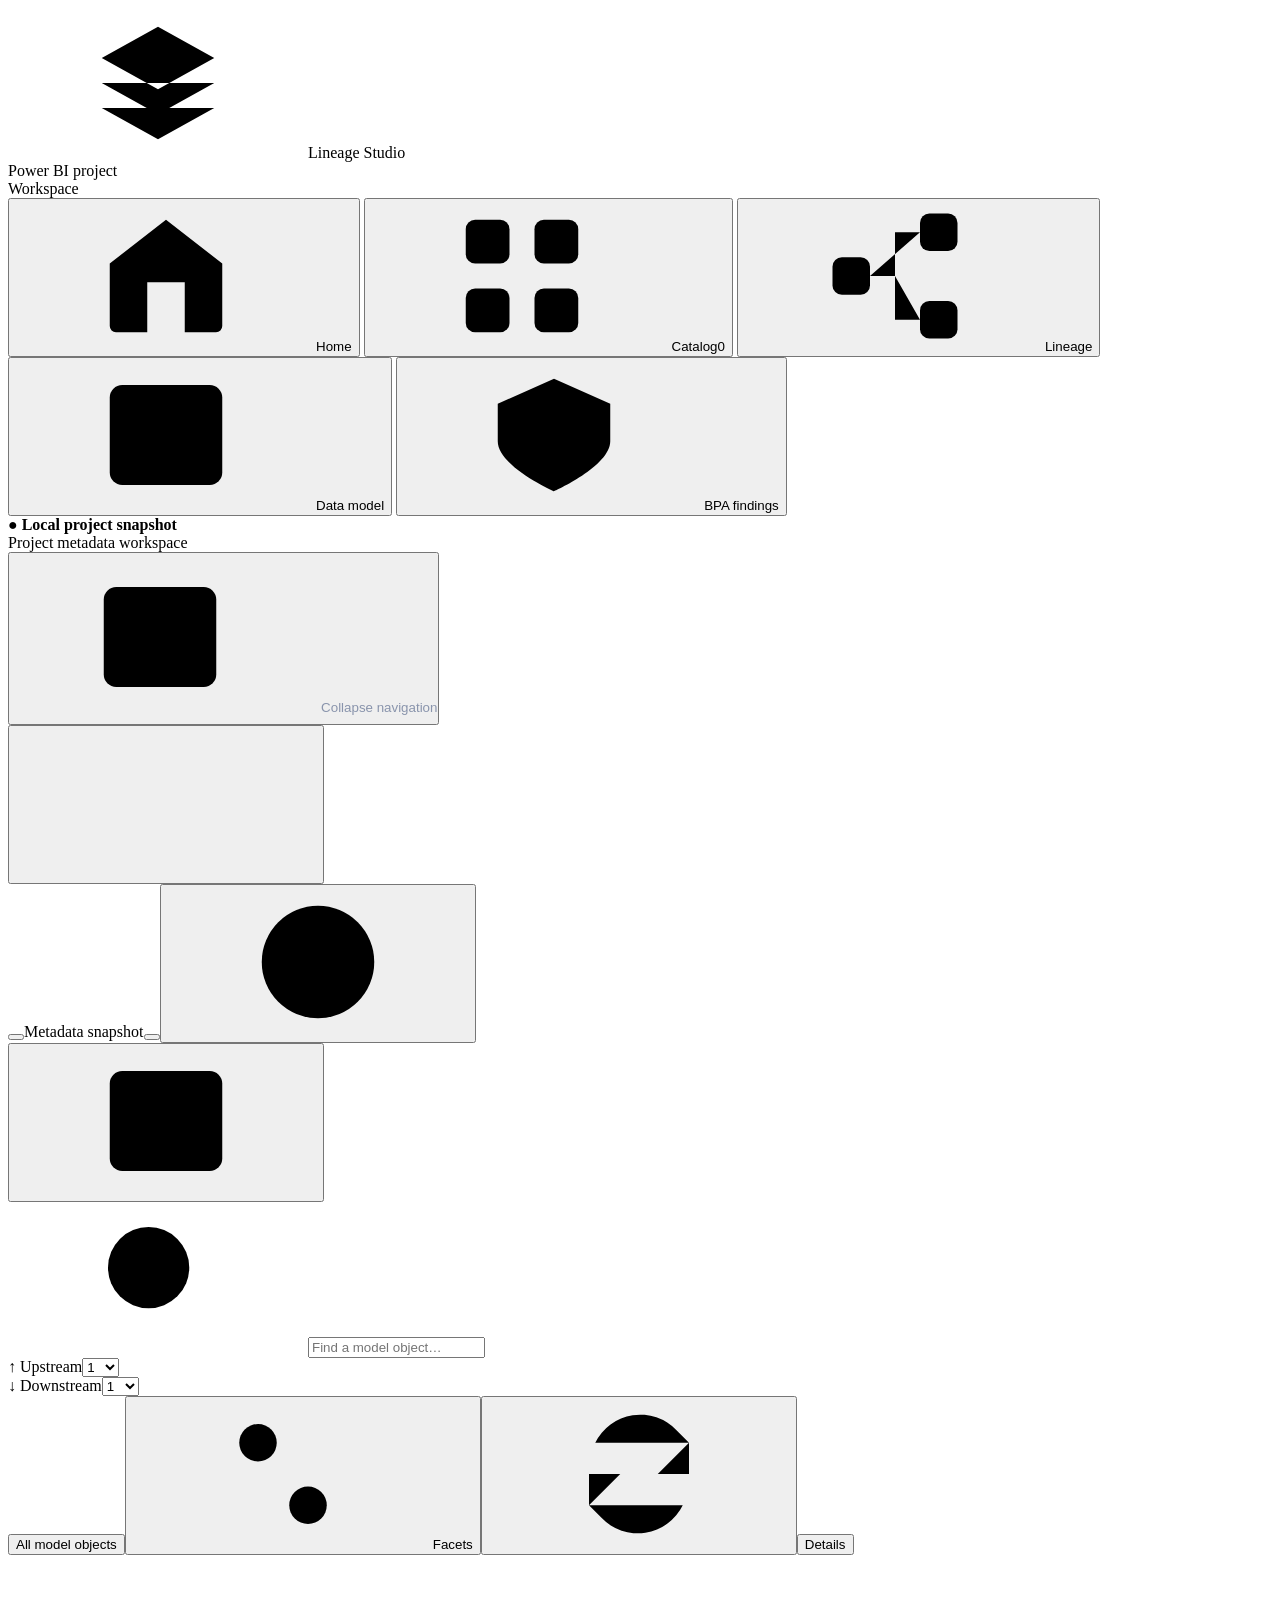
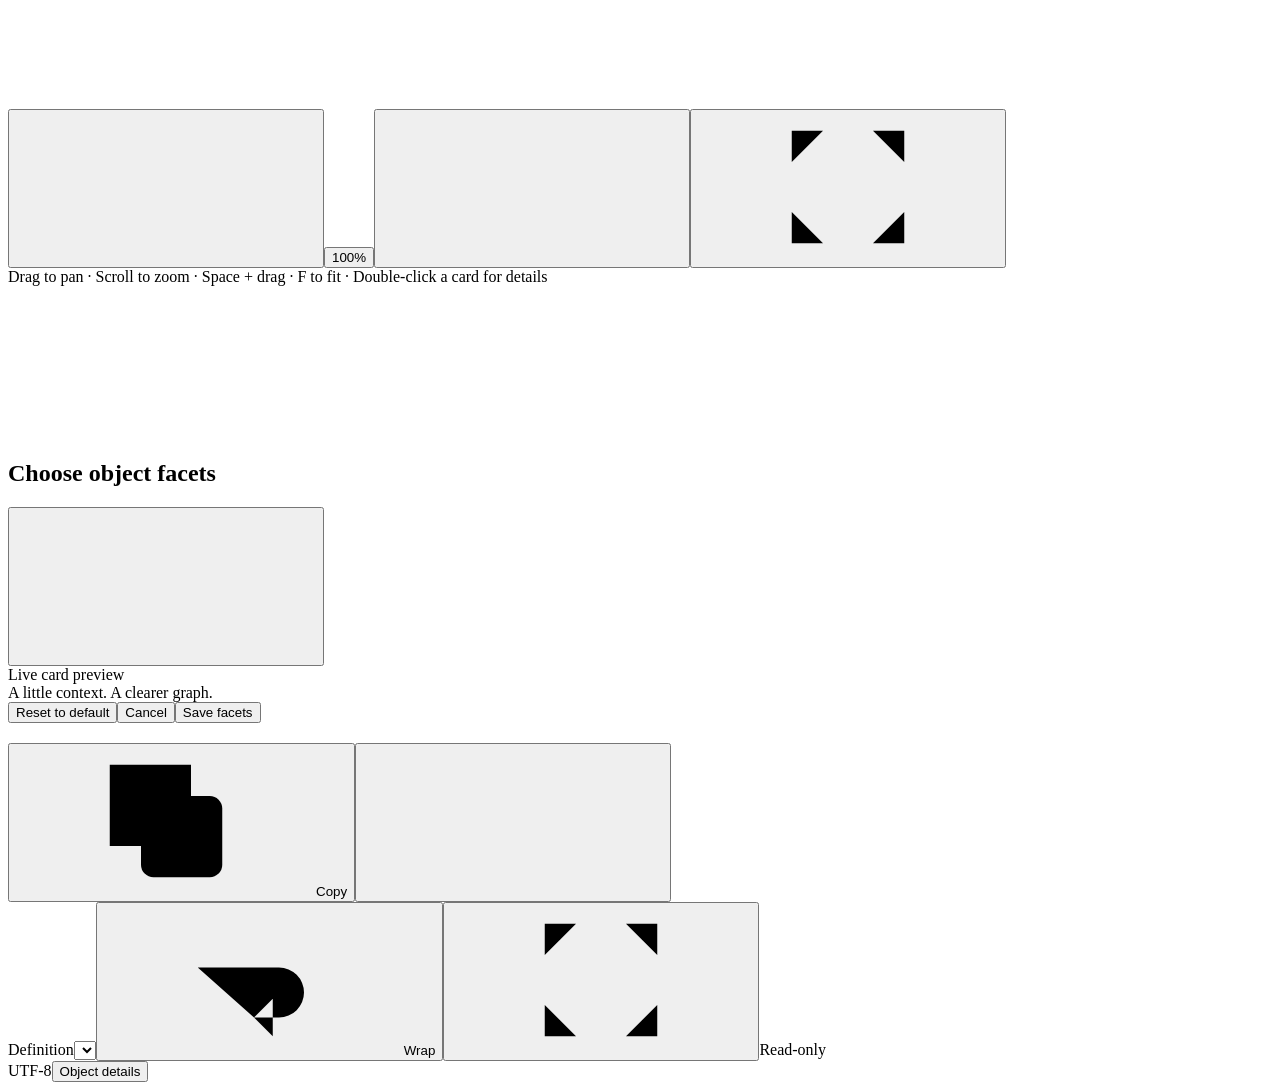
<file: scripts/pbi_cicd/portal/index.html>
<!DOCTYPE html>
<html lang="en">
<head>
<meta charset="utf-8">
<meta name="viewport" content="width=device-width,initial-scale=1">
<title>__PORTAL_TITLE__ — Lineage Studio</title>
<style>__PORTAL_FONT__
__PORTAL_STYLES__</style>
</head>
<body>
<svg xmlns="http://www.w3.org/2000/svg" style="position:absolute;width:0;height:0;overflow:hidden" aria-hidden="true"><defs>
<symbol id="i-layers" viewBox="0 0 24 24"><path d="m12 3 9 5-9 5-9-5 9-5Z M3 12l9 5 9-5 M3 16l9 5 9-5"/></symbol>
<symbol id="i-home" viewBox="0 0 24 24"><path d="m3 10 9-7 9 7v10a1 1 0 0 1-1 1h-5v-8H9v8H4a1 1 0 0 1-1-1Z"/></symbol>
<symbol id="i-catalog" viewBox="0 0 24 24"><rect x="3" y="3" width="7" height="7" rx="1.5"/><rect x="14" y="3" width="7" height="7" rx="1.5"/><rect x="3" y="14" width="7" height="7" rx="1.5"/><rect x="14" y="14" width="7" height="7" rx="1.5"/></symbol>
<symbol id="i-lineage" viewBox="0 0 24 24"><rect x="2" y="9" width="6" height="6" rx="1.5"/><rect x="16" y="2" width="6" height="6" rx="1.5"/><rect x="16" y="16" width="6" height="6" rx="1.5"/><path d="M8 12h4V5h4 M12 12v7h4"/></symbol>
<symbol id="i-checks" viewBox="0 0 24 24"><path d="M12 3 3 7v6c0 4 9 8 9 8s9-4 9-8V7Z m-5 9 3 3 6-6"/></symbol>
<symbol id="i-table" viewBox="0 0 24 24"><rect x="3" y="4" width="18" height="16" rx="2"/><path d="M3 9h18 M3 14h18 M9 9v11"/></symbol>
<symbol id="i-source" viewBox="0 0 24 24"><ellipse cx="12" cy="5" rx="8" ry="3"/><path d="M4 5v14c0 4 16 4 16 0V5 M4 12c0 4 16 4 16 0"/></symbol>
<symbol id="i-query" viewBox="0 0 24 24"><path d="m8 4-6 8 6 8 M16 4l6 8-6 8 M14 3l-4 18"/></symbol>
<symbol id="i-measure" viewBox="0 0 24 24"><path d="M17 4h-2c-2 0-3 2-3 4l-2 9c-.5 2-1 3-3 3H5 M7 10h10"/></symbol>
<symbol id="i-page" viewBox="0 0 24 24"><rect x="4" y="3" width="16" height="18" rx="2"/><path d="M8 8h8 M8 12h8 M8 16h4"/></symbol>
<symbol id="i-chart" viewBox="0 0 24 24"><path d="M4 3v17h17 M9 15V9 M14 15V5 M19 15v-4"/></symbol>
<symbol id="i-code" viewBox="0 0 24 24"><path d="m7 6-5 6 5 6 M17 6l5 6-5 6 M14 3l-4 18"/></symbol>
<symbol id="i-arrow" viewBox="0 0 24 24"><path d="M7 17 17 7 M7 7h10v10"/></symbol>
<symbol id="i-search" viewBox="0 0 24 24"><circle cx="10.5" cy="10.5" r="6.5"/><path d="m16 16 5 5"/></symbol>
<symbol id="i-menu" viewBox="0 0 24 24"><path d="M4 6h16 M4 12h16 M4 18h16"/></symbol>
<symbol id="i-close" viewBox="0 0 24 24"><path d="m6 6 12 12 M6 18 18 6"/></symbol>
<symbol id="i-copy" viewBox="0 0 24 24"><rect x="8" y="8" width="13" height="13" rx="2"/><path d="M16 8V3H3v13h5"/></symbol>
<symbol id="i-sun" viewBox="0 0 24 24"><circle cx="12" cy="12" r="4"/><path d="M12 1v2 M12 21v2 M1 12h2 M21 12h2 M4 4l2 2 M18 18l2 2 M4 20l2-2 M18 6l2-2"/></symbol>
<symbol id="i-moon" viewBox="0 0 24 24"><path d="M21 13A9 9 0 0 1 11 3a9 9 0 1 0 10 10Z"/></symbol>
<symbol id="i-sliders" viewBox="0 0 24 24"><path d="M4 7h16 M4 17h16"/><circle cx="8" cy="7" r="3"/><circle cx="16" cy="17" r="3"/></symbol>
<symbol id="i-refresh" viewBox="0 0 24 24"><path d="M20 7v5h-5 M4 17v-5h5 M5 7a8 8 0 0 1 13-2l2 2 M4 17l2 2a8 8 0 0 0 13-2"/></symbol>
<symbol id="i-sidebar" viewBox="0 0 24 24"><rect x="3" y="4" width="18" height="16" rx="2"/><path d="M9 4v16"/></symbol>
<symbol id="i-select" viewBox="0 0 24 24"><path d="m5 3 14 9-7 1-3 7Z"/></symbol>
<symbol id="i-hand" viewBox="0 0 24 24"><path d="M8 12V5a1.5 1.5 0 0 1 3 0v6-8a1.5 1.5 0 0 1 3 0v8-6a1.5 1.5 0 0 1 3 0v7-4a1.5 1.5 0 0 1 3 0v7c0 5-3 7-7 7-3 0-4-1-6-4l-4-5c-1-2 1-3 2-2Z"/></symbol>
<symbol id="i-fit" viewBox="0 0 24 24"><path d="M8 3H3v5 M16 3h5v5 M3 16v5h5 M21 16v5h-5"/></symbol>
<symbol id="i-plus" viewBox="0 0 24 24"><path d="M12 5v14 M5 12h14"/></symbol>
<symbol id="i-minus" viewBox="0 0 24 24"><path d="M5 12h14"/></symbol>
<symbol id="i-comment" viewBox="0 0 24 24"><path d="M20 16a2 2 0 0 1-2 2H8l-5 4V5a2 2 0 0 1 2-2h13a2 2 0 0 1 2 2Z M7 8h9 M7 12h6"/></symbol>
<symbol id="i-info" viewBox="0 0 24 24"><circle cx="12" cy="12" r="9"/><path d="M12 11v6 M12 7v1"/></symbol>
<symbol id="i-wrap" viewBox="0 0 24 24"><path d="M3 5h18 M3 10h13a4 4 0 0 1 0 8h-4 M15 15l-3 3 3 3 M3 16h4"/></symbol>
<symbol id="i-expand" viewBox="0 0 24 24"><path d="M8 3H3v5 M16 3h5v5 M3 16v5h5 M21 16v5h-5 M8 8 3 3 M16 8l5-5 M8 16l-5 5 M16 16l5 5"/></symbol>
<symbol id="i-chevron" viewBox="0 0 24 24"><path d="m6 9 6 6 6-6"/></symbol>
<symbol id="i-check" viewBox="0 0 24 24"><path d="m5 12 4 4L19 6"/></symbol>
</defs></svg>
<div class="shell">
  <nav class="nav" id="nav" aria-label="Primary navigation">
    <div class="brand"><span class="mark"><svg class="ui-icon" aria-hidden="true"><use href="#i-layers"></use></svg></span><span class="brand-name">Lineage Studio</span></div>
    <div class="project"><span>Power BI project</span><div id="project-name"></div></div>
    <div class="nav-label">Workspace</div>
    <button class="nav-item active" data-nav="home" title="Home"><i><svg class="ui-icon" aria-hidden="true"><use href="#i-home"></use></svg></i><span class="nav-text">Home</span></button>
    <button class="nav-item" data-nav="catalog" title="Catalog"><i><svg class="ui-icon" aria-hidden="true"><use href="#i-catalog"></use></svg></i><span class="nav-text">Catalog</span><span class="number" id="catalog-total">0</span></button>
    <button class="nav-item" data-nav="lineage" title="Lineage"><i><svg class="ui-icon" aria-hidden="true"><use href="#i-lineage"></use></svg></i><span class="nav-text">Lineage</span></button>
    <button class="nav-item" data-nav="model" title="Data model"><i><svg class="ui-icon" aria-hidden="true"><use href="#i-table"></use></svg></i><span class="nav-text">Data model</span></button>
    <button class="nav-item" data-nav="checks" title="BPA findings"><i><svg class="ui-icon" aria-hidden="true"><use href="#i-checks"></use></svg></i><span class="nav-text">BPA findings</span></button>
    <div class="nav-bottom"><b>● Local project snapshot</b><br>Project metadata workspace<br><button style="color:#8994ac;padding:8px 0" id="collapse-nav"><svg class="ui-icon" aria-hidden="true"><use href="#i-sidebar"></use></svg> &nbsp; Collapse navigation</button></div>
  </nav>
  <div class="app">
    <header class="topbar"><button class="btn icon" id="nav-toggle" title="Toggle primary navigation" aria-label="Toggle primary navigation"><svg class="ui-icon" aria-hidden="true"><use href="#i-menu"></use></svg></button><div class="crumb" id="breadcrumb"></div><span class="grow"></span><button class="pill" id="gate-status" title="Open Advisory Gate and BPA findings"></button><span class="pill prototype">Metadata snapshot</span><button class="btn theme-switch" id="theme-toggle" title="Switch theme" aria-label="Switch to dark theme"></button><button class="btn icon" id="theme-info" title="About this workspace"><svg class="ui-icon" aria-hidden="true"><use href="#i-info"></use></svg></button></header>
    <section class="page active" id="page-home" aria-label="Home"></section>
    <section class="page" id="page-catalog" aria-label="Catalog"></section>
    <section class="page lineage-page" id="page-lineage" aria-label="Lineage">
      <div class="lineage-toolbar">
        <button class="btn icon" id="list-toggle" title="Toggle asset explorer"><svg class="ui-icon" aria-hidden="true"><use href="#i-sidebar"></use></svg></button>
        <div class="search"><svg class="ui-icon" aria-hidden="true"><use href="#i-search"></use></svg><input id="lineage-search" placeholder="Find a model object…" aria-label="Find lineage object"></div>
        <div class="depth"><label for="up-depth">↑ Upstream</label><select id="up-depth"><option>0</option><option selected>1</option><option>2</option><option>3</option><option>4</option><option value="all">All</option></select></div>
        <div class="depth"><label for="down-depth">↓ Downstream</label><select id="down-depth"><option>0</option><option selected>1</option><option>2</option><option>3</option><option>4</option><option value="all">All</option></select></div>
        <button class="btn" id="whole-graph">All model objects</button><span class="grow"></span><button class="btn" id="facets-button"><svg class="ui-icon" aria-hidden="true"><use href="#i-sliders"></use></svg>Facets</button><button class="btn icon" id="tidy" title="Arrange nodes to reduce crossings"><svg class="ui-icon" aria-hidden="true"><use href="#i-refresh"></use></svg></button><button class="btn" id="details-toggle">Details</button>
      </div>
      <div class="canvas-layout">
        <div class="asset-list" id="asset-list"></div>
        <div class="canvas" id="canvas">
          <div class="viewport" id="viewport"><div class="world" id="world"><svg class="edges" id="edges"></svg><div id="nodes"></div></div></div>
          <div class="canvas-context" id="canvas-context"></div>
          <div class="canvas-bottom"><button class="tool" id="zoom-out" aria-label="Zoom out"><svg class="ui-icon" aria-hidden="true"><use href="#i-minus"></use></svg></button><button class="tool zoom" id="zoom-label" title="Reset zoom">100%</button><button class="tool" id="zoom-in" aria-label="Zoom in"><svg class="ui-icon" aria-hidden="true"><use href="#i-plus"></use></svg></button><span class="tool-sep"></span><button class="tool" id="fit" title="Fit graph (F)"><svg class="ui-icon" aria-hidden="true"><use href="#i-fit"></use></svg></button></div>
          <div class="canvas-hint">Drag to pan · Scroll to zoom · Space + drag · F to fit · Double-click a card for details</div>
          <div class="minimap" id="minimap"><svg id="minimap-svg"></svg></div>
          
        </div>
        <section class="drawer hidden" id="drawer" aria-label="Selected object"></section>
      </div>
    </section>
    <section class="page detail-page" id="page-detail" aria-label="Object detail"></section>
    <section class="page model-page" id="page-model" aria-label="Data model"></section>
    <section class="page" id="page-checks" aria-label="BPA findings"></section>
  </div>
</div>
<div class="overlay hidden" id="facets-overlay"><section class="modal" role="dialog" aria-modal="true" aria-labelledby="facets-title"><div class="modal-header"><h2 id="facets-title">Choose object facets</h2><span class="grow"></span><button class="btn icon" data-close="facets-overlay" aria-label="Close facets"><svg class="ui-icon" aria-hidden="true"><use href="#i-close"></use></svg></button></div><div class="modal-body facet-body"><div class="facet-options" id="facet-options"></div><div class="facet-preview"><div class="eyebrow">Live card preview</div><div id="facet-preview"></div><span class="small muted">A little context. A clearer graph.</span></div></div><div class="modal-footer"><button class="btn" id="reset-facets">Reset to default</button><span class="grow"></span><button class="btn" data-close="facets-overlay">Cancel</button><button class="btn primary" id="save-facets">Save facets</button></div></section></div>
<div class="overlay hidden" id="code-overlay"><section class="modal code-modal" role="dialog" aria-modal="true" aria-labelledby="code-title"><div class="modal-header"><span class="pill link mono" id="code-language"></span><h2 id="code-title"></h2><span class="grow"></span><button class="btn" id="copy-code"><svg class="ui-icon" aria-hidden="true"><use href="#i-copy"></use></svg>Copy</button><button class="btn icon" data-close="code-overlay" aria-label="Close code"><svg class="ui-icon" aria-hidden="true"><use href="#i-close"></use></svg></button></div><div class="code-subhead"><span class="editor-dot"></span><span class="small muted">Definition</span><select id="code-partition" aria-label="Choose partition"></select><span class="grow"></span><button class="editor-tool" id="wrap-code" aria-pressed="false" title="Toggle line wrapping"><svg class="ui-icon"><use href="#i-wrap"></use></svg>Wrap</button><button class="editor-tool" id="expand-code" aria-pressed="false" title="Expand editor"><svg class="ui-icon"><use href="#i-expand"></use></svg></button><span class="tiny muted">Read-only</span></div><div class="code-body" id="code-content"></div><div class="modal-footer"><span class="small muted" id="code-caption"></span><span class="editor-meta" id="code-lines"></span><span class="editor-meta">UTF-8</span><span class="grow"></span><button class="btn" id="code-open-detail">Object details </button></div></section></div>
<div class="toast hidden" id="toast" role="status"></div>
<script id="portal-data" type="application/json">__PORTAL_DATA_JSON__</script>
<script>__PORTAL_APP__</script>
<pre id="font-license" hidden>__PORTAL_LICENSE__</pre>
</body>
</html>
</file>
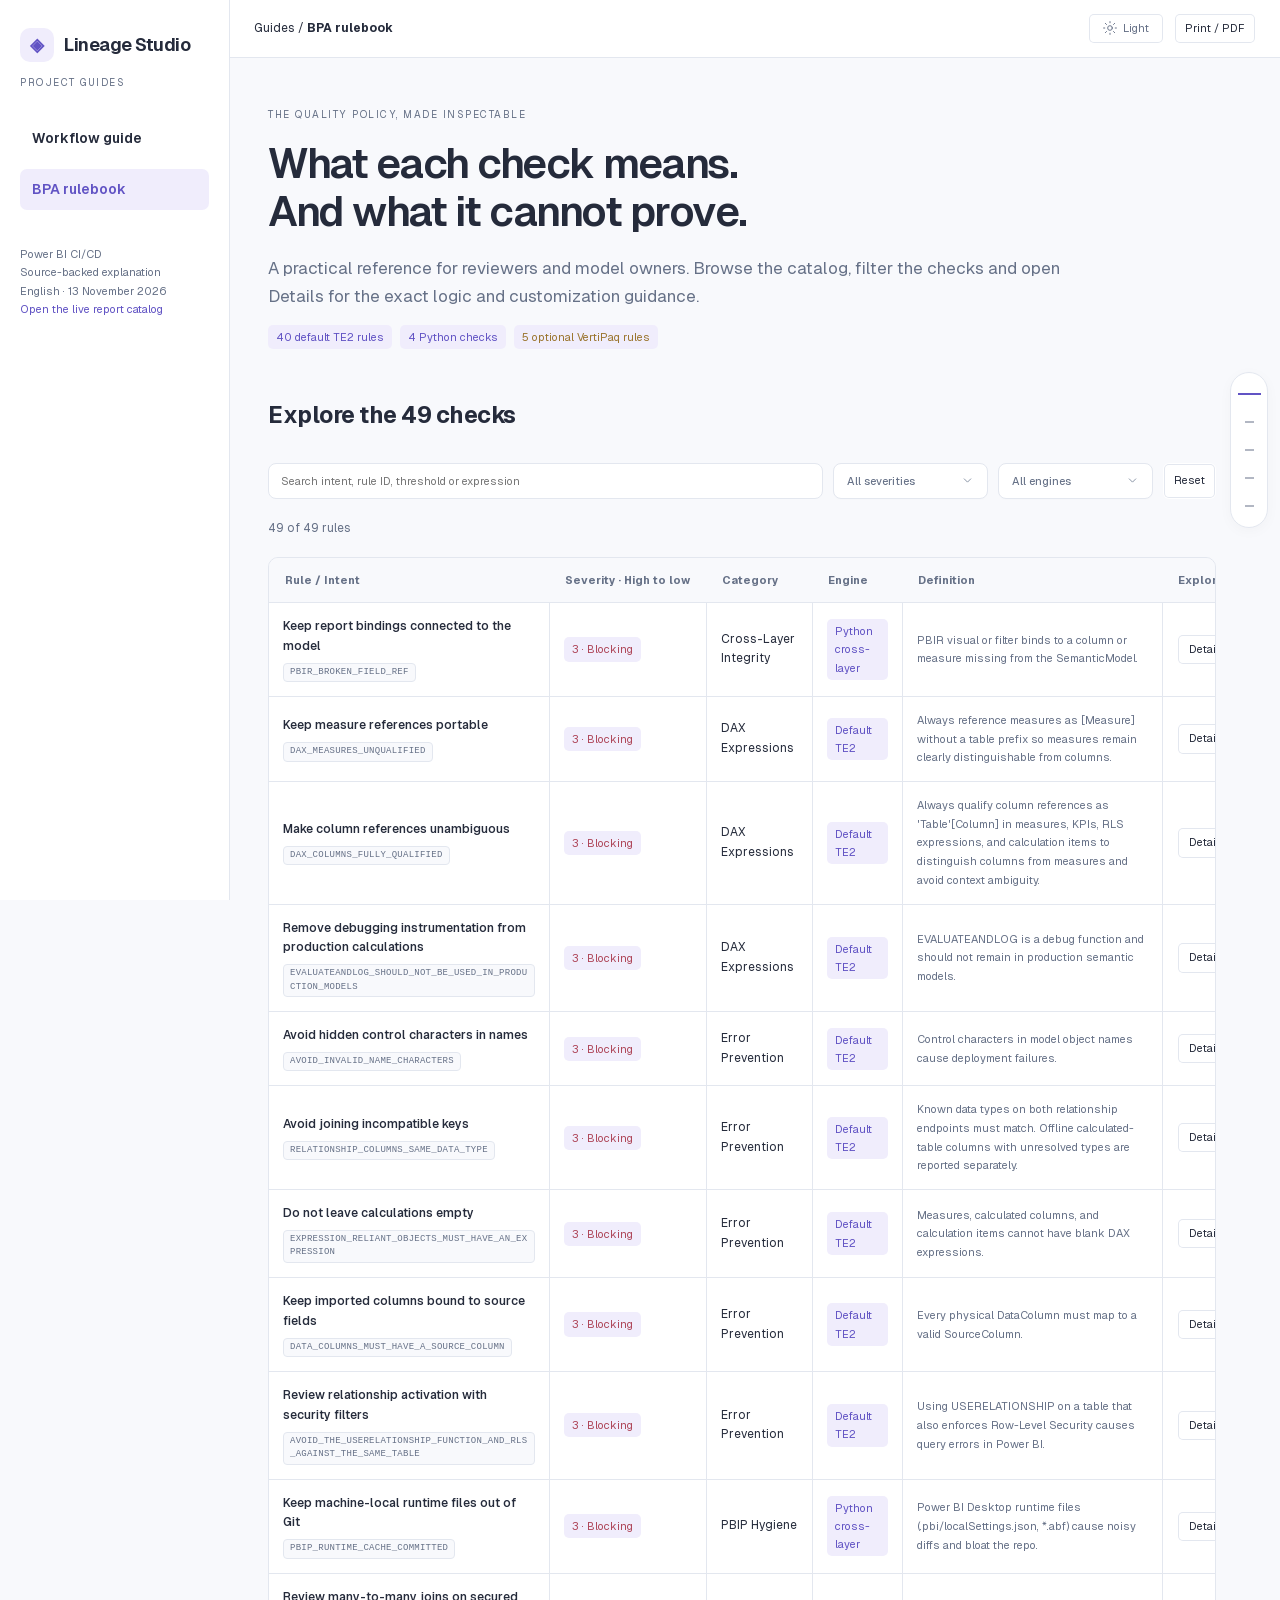
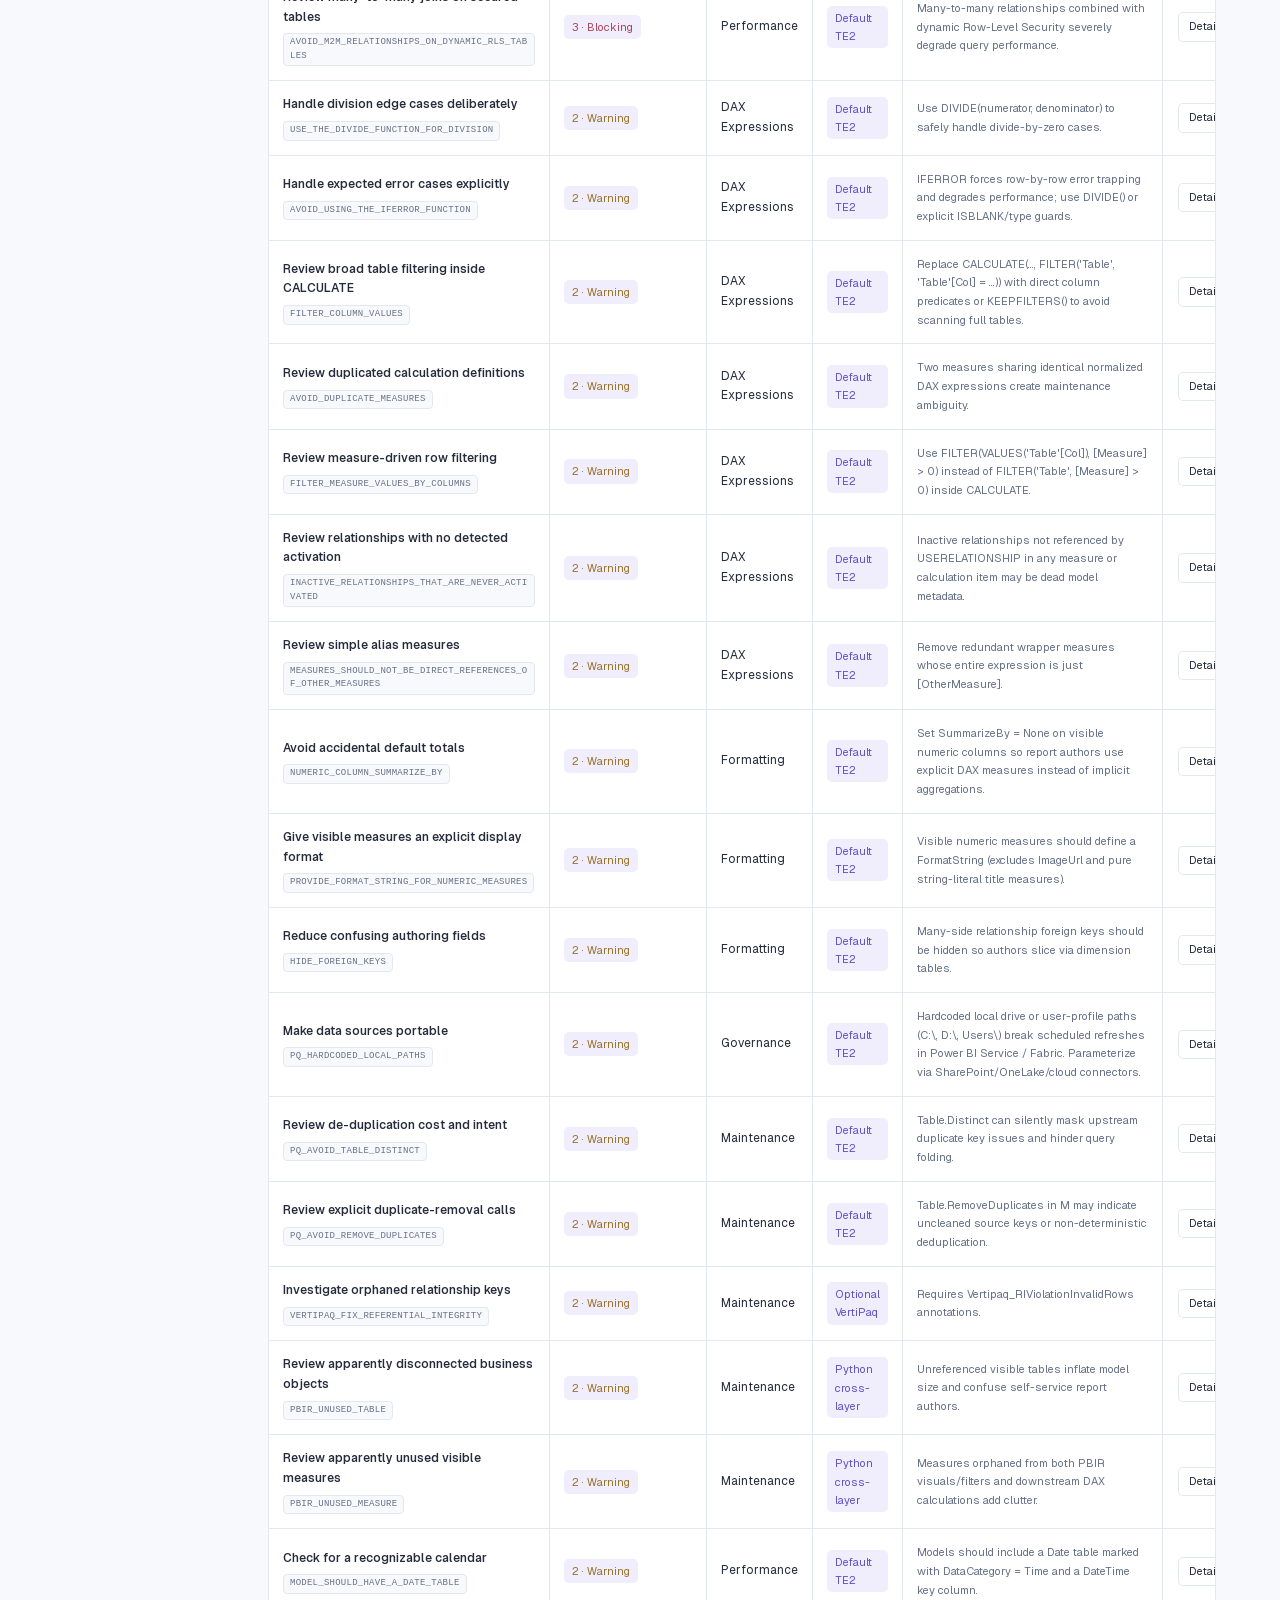
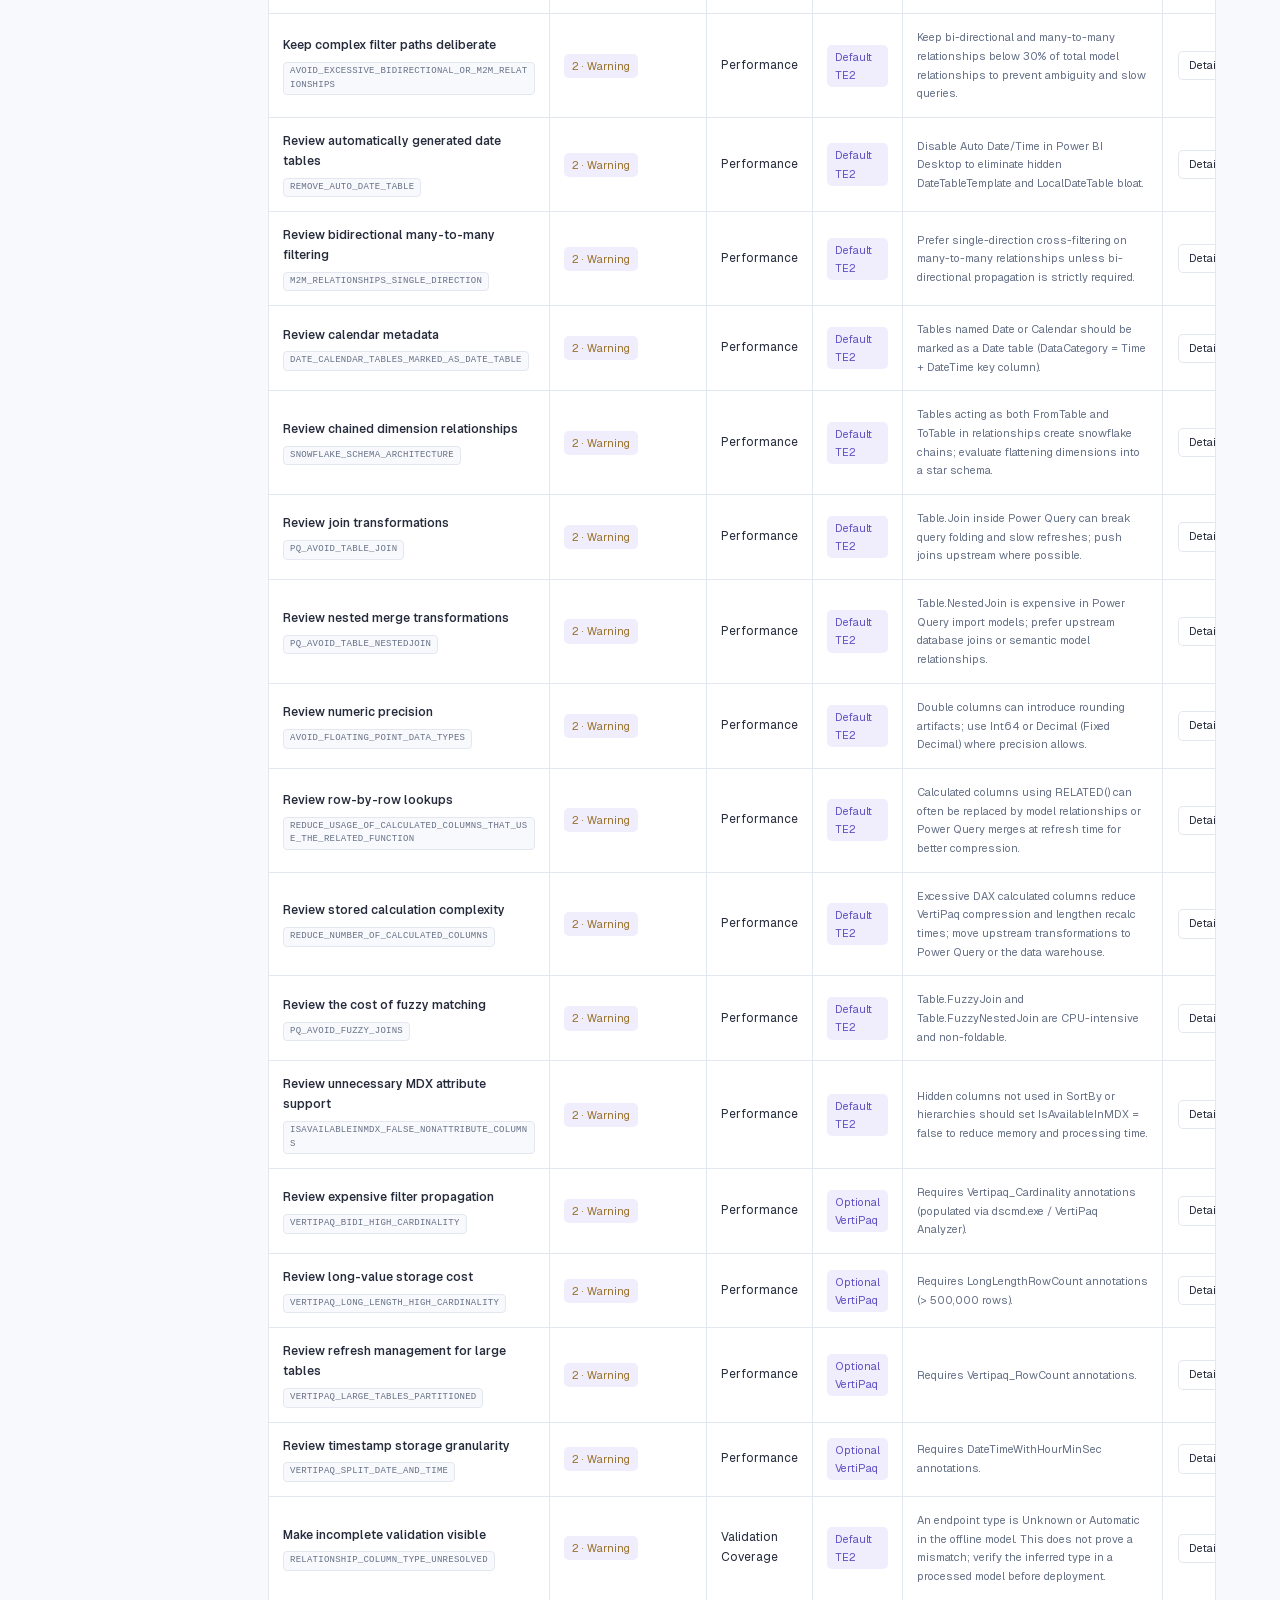
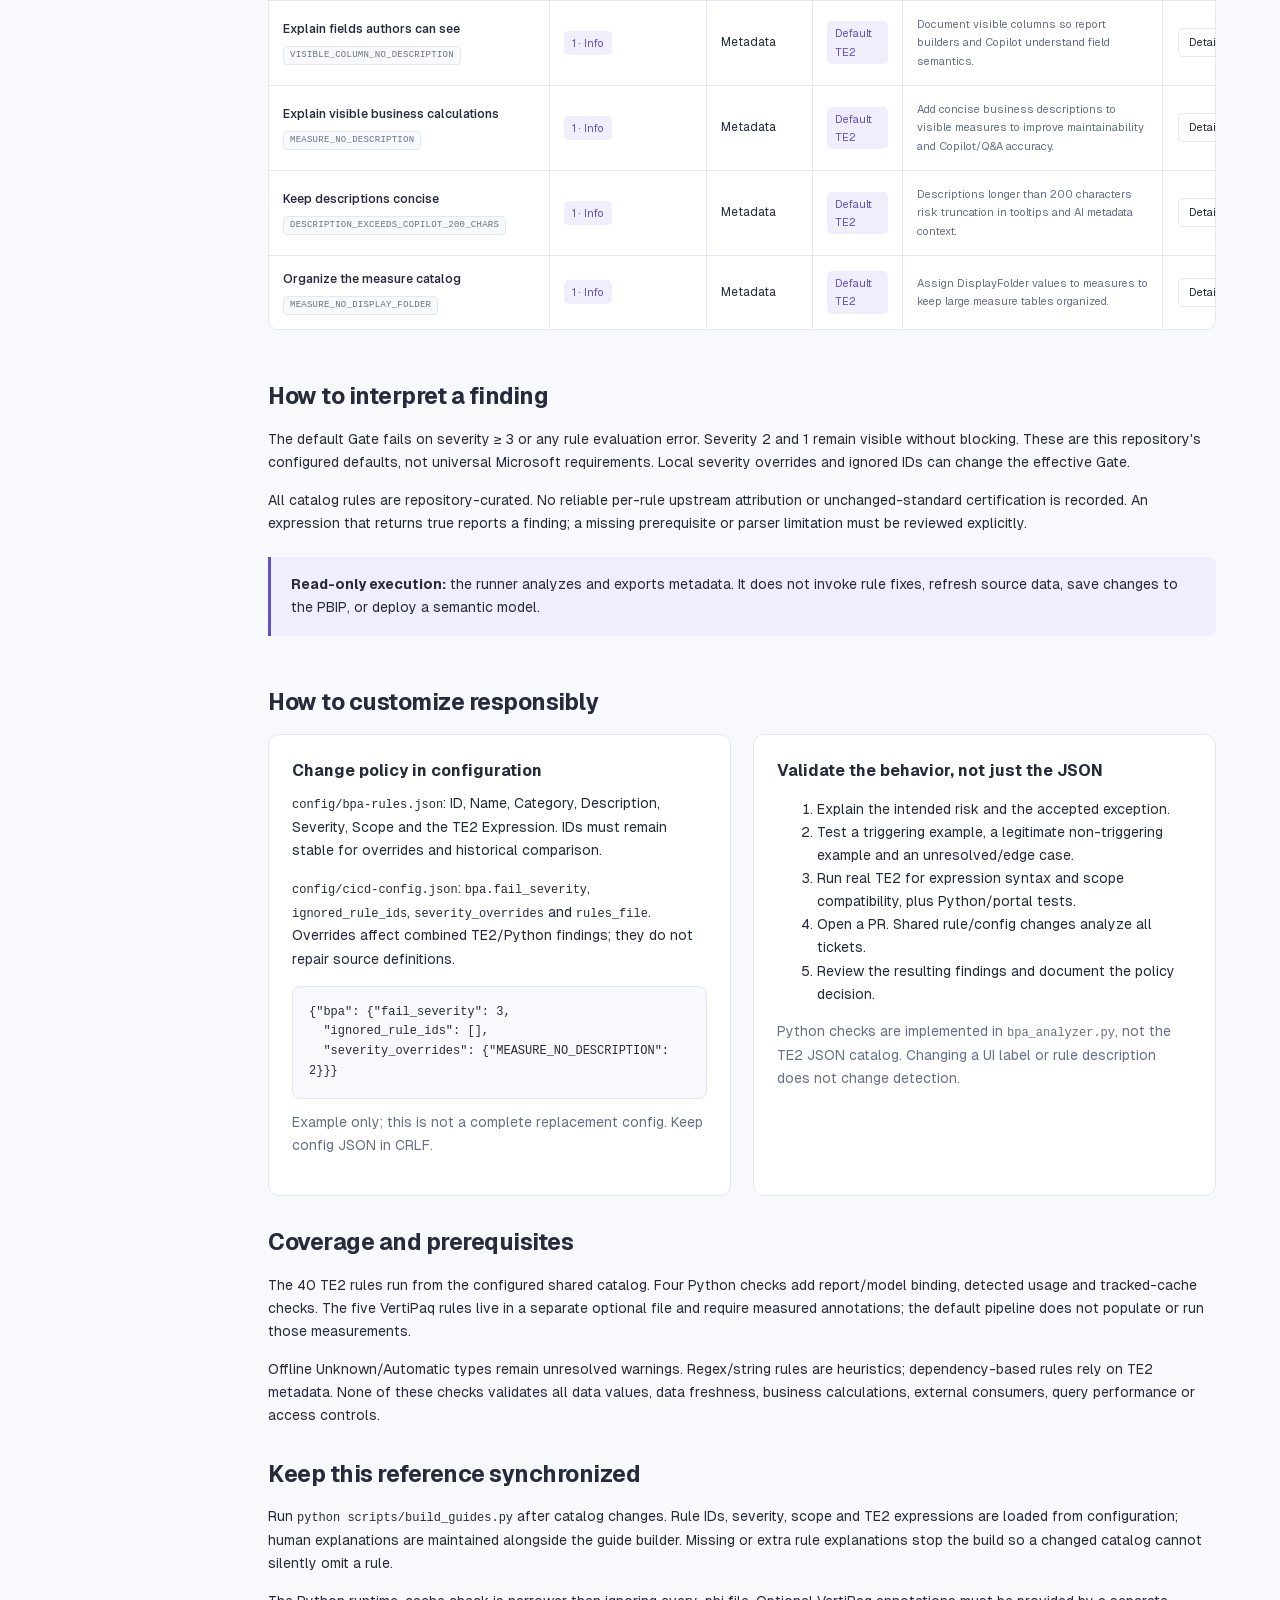
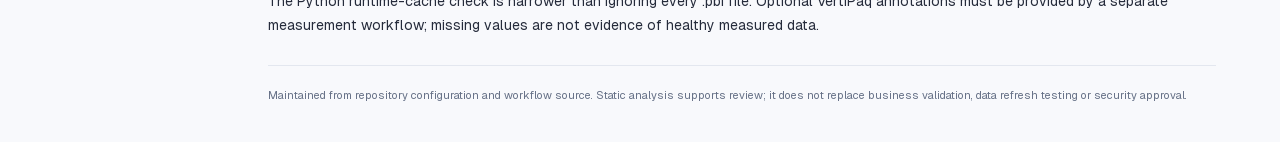
<file: docs/bpa-rulebook.html>
<!doctype html><html lang="en"><head><meta charset="utf-8"><meta name="viewport" content="width=device-width,initial-scale=1"><title>BPA rulebook — Lineage Studio</title><style>@font-face {
    font-family: 'Geist';
    font-weight: 100 900;
    font-style: normal;
    src: url([data-uri])
    format('woff2');
  }

:root{--bg:#f7f8fb;--surface:#fff;--text:#242938;--muted:#687287;--line:#e0e4ed;--accent:#7154c4;--soft:#eee9fb;--good:#197754;--warn:#996419;--bad:#bc435d;color-scheme:light}
[data-theme=dark]{--bg:#10151f;--surface:#191f2b;--text:#e4e9f2;--muted:#a2adc0;--line:#30394b;--accent:#b9a2ff;--soft:#2d2545;--good:#71d2b1;--warn:#e8bd76;--bad:#ff91a4;color-scheme:dark}
*{box-sizing:border-box}html{scroll-behavior:smooth;scroll-padding-top:90px}body{margin:0;background:var(--bg);color:var(--text);font:14px/1.65 Geist,'Segoe UI',sans-serif}a{color:var(--accent);text-decoration:none}a:hover{text-decoration:underline}button,input,select{font:inherit}button,select{cursor:pointer}button,a,input,select,summary{outline-offset:4px}button:focus-visible,a:focus-visible,input:focus-visible,select:focus-visible,summary:focus-visible{outline:2px solid var(--accent)}.side{position:fixed;width:230px;inset:0 auto 0 0;padding:28px 20px;border-right:1px solid var(--line);background:var(--surface);overflow:auto}.brand{font-weight:650;font-size:18px;letter-spacing:-.5px;display:flex;gap:10px;align-items:center}.mark{width:34px;height:34px;border-radius:10px;display:grid;place-items:center;background:var(--soft);color:var(--accent)}.side small,.eyebrow{color:var(--muted);text-transform:uppercase;letter-spacing:1.5px;font-size:10px}.side nav{display:grid;gap:6px;margin-top:25px}.side nav a{padding:9px 12px;border-radius:7px;color:var(--muted)}.side nav a:hover,.side nav a.current{background:var(--soft);color:var(--accent);text-decoration:none}.side footer{font-size:11px;color:var(--muted);margin-top:35px}.app{margin-left:230px}.top{position:sticky;top:0;z-index:5;background:var(--surface);border-bottom:1px solid var(--line);padding:14px 30px;display:flex;align-items:center;gap:12px;font-size:12px}.grow{flex:1}.btn{border:1px solid var(--line);border-radius:7px;background:var(--surface);padding:7px 12px;color:var(--text);transition:background .15s,transform .1s}.btn:hover{background:var(--soft)}.btn:active{transform:translateY(1px)}main{max-width:1220px;padding:44px 38px 80px;margin:auto}h1{font-size:42px;line-height:1.15;letter-spacing:-1.5px;font-weight:600;margin:14px 0 18px;max-width:850px}h2{font-size:23px;letter-spacing:-.5px;margin:0 0 12px}h3{font-size:16px;margin:0 0 8px}p{margin:8px 0 15px}.lead{font-size:17px;color:var(--muted);max-width:810px}.pill{display:inline-flex;align-items:center;border-radius:5px;padding:3px 8px;font-size:11px;background:var(--soft);color:var(--accent);gap:5px}.pill.good{color:var(--good)}.pill.warn{color:var(--warn)}.pill.bad{color:var(--bad)}.row{display:flex;gap:8px;align-items:center;flex-wrap:wrap}.grid{display:grid;grid-template-columns:repeat(3,minmax(0,1fr));gap:15px;margin:25px 0}.card,.panel,.rule{background:var(--surface);border:1px solid var(--line);border-radius:11px;padding:23px}.card p{font-size:13px;color:var(--muted);margin-bottom:0}.card b.big{display:block;font-size:28px;margin:12px 0}section{margin-top:48px}.callout{border-left:3px solid var(--accent);background:var(--soft);padding:16px 20px;border-radius:0 8px 8px 0;margin:22px 0}.callout p{margin:0}.tree{list-style:none;padding:0;margin:20px 0}.tree ul{list-style:none;border-left:1px solid var(--line);padding:0 0 0 28px;margin:15px 0 15px 20px}.tree li{position:relative;margin:14px 0}.tree ul>li:before{content:'';position:absolute;width:28px;left:-28px;top:24px;border-top:1px solid var(--line)}.node{display:block;padding:15px 18px;background:var(--surface);border:1px solid var(--line);border-radius:9px;max-width:900px}.node summary{cursor:pointer;font-weight:550}.node p,.node ol{color:var(--muted);font-size:13px;margin-bottom:4px}.step{display:inline-grid;place-items:center;width:25px;height:25px;border-radius:7px;background:var(--soft);color:var(--accent);margin-right:10px;font-size:12px}.muted{color:var(--muted)}.table-wrap{overflow:auto;border:1px solid var(--line);border-radius:10px;background:var(--surface)}table{width:100%;border-collapse:collapse;font-size:13px;text-align:left}th,td{padding:13px 16px;border-bottom:1px solid var(--line);vertical-align:top}th{font-size:11px;color:var(--muted);background:var(--bg)}tr:last-child td{border-bottom:0}code,pre{font-family:Consolas,monospace;font-size:12px}code{overflow-wrap:anywhere}pre{background:var(--bg);border:1px solid var(--line);padding:16px;border-radius:8px;overflow:auto;white-space:pre-wrap;overflow-wrap:anywhere}.filters{display:flex;gap:10px;flex-wrap:wrap;position:sticky;top:65px;background:var(--bg);padding:16px 0;z-index:3}.filters input,.filters select{border:1px solid var(--line);border-radius:8px;padding:10px 14px;background:var(--surface);color:var(--text);min-width:155px}.filters input{flex:1;min-width:230px}.rule{margin:14px 0;scroll-margin-top:160px}.rule h3{font-size:19px}.rule-id{font-size:10px;letter-spacing:.25px;color:var(--muted);margin:12px 0;overflow-wrap:anywhere}.rule details{margin-top:16px}.rule summary{cursor:pointer;color:var(--accent);font-size:12px}.two{display:grid;grid-template-columns:1fr 1fr;gap:22px}.label{display:block;text-transform:uppercase;font-size:10px;letter-spacing:1px;color:var(--muted);margin:16px 0 6px}.rule[hidden]{display:none}.result{font-size:12px;color:var(--muted);margin:4px 0 18px}.empty{padding:30px;text-align:center;color:var(--muted)}.end{border-top:1px solid var(--line);margin-top:45px;padding-top:20px;color:var(--muted);font-size:11px}
@media(max-width:1000px){.side{width:185px}.app{margin-left:185px}main{padding:30px 24px}.grid{grid-template-columns:1fr}h1{font-size:34px}.two{grid-template-columns:1fr}}
@media(max-width:650px){.side{position:static;width:auto;border-right:0;border-bottom:1px solid var(--line);padding:16px}.side nav{display:flex;flex-wrap:wrap;margin:10px 0 0;gap:2px}.side footer,.side small{display:none}.app{margin-left:0}.top{padding:10px 16px}main{padding:25px 16px}h1{font-size:30px}.tree ul{margin-left:8px;padding-left:16px}.tree ul>li:before{left:-16px;width:16px}.filters{position:static}.top .muted{display:none}}
@media print{.side,.top,.filters,.no-print{display:none}.app{margin:0}main{max-width:none;padding:0}body{background:white;color:#222;font-size:11px}.card,.panel,.rule,.node{break-inside:avoid;box-shadow:none}h1{font-size:30px}section{margin-top:24px}.rule[hidden]{display:block}a{color:#333}details> :not(summary){display:block!important}}
.guide-pages{list-style:none;padding:0;margin:0}.guide-pages>li+li{margin-top:10px}.side nav .page-link{display:block;font-weight:600;color:var(--text)}.side nav .page-link.current{background:var(--soft);color:var(--accent)}
@media(max-width:650px){.side nav{display:block}.guide-pages{display:grid;grid-template-columns:1fr 1fr;gap:12px}.guide-pages>li+li{margin-top:0}}
.inpage-nav{position:fixed;right:12px;top:50%;transform:translateY(-50%);display:grid;gap:2px;z-index:8;padding:8px 3px;background:var(--surface);border:1px solid var(--line);border-radius:20px;box-shadow:0 3px 14px #00000008}.inpage-nav .section-link{position:relative;display:flex;align-items:center;justify-content:center;width:30px;height:26px}.nav-tick{width:9px;height:2px;background:var(--muted);opacity:.5;transition:width .15s,opacity .15s,background .15s}.section-link[aria-current=location] .nav-tick{width:23px;background:var(--accent);opacity:1}.section-link:hover .nav-tick,.section-link:focus-visible .nav-tick{width:18px;opacity:1}.nav-tooltip{position:absolute;right:40px;white-space:nowrap;pointer-events:none;opacity:0;transform:translateX(5px);transition:opacity .15s,transform .15s;background:var(--surface);border:1px solid var(--line);box-shadow:0 4px 16px #00000012;border-radius:6px;padding:6px 10px;font-size:12px;color:var(--text)}.section-link:hover .nav-tooltip,.section-link:focus-visible .nav-tooltip{opacity:1;transform:translateX(0)}main{padding-right:64px}.workflow-diagram{background:var(--surface);border:1px solid var(--line);border-radius:12px;overflow:auto;margin:24px 0}.workflow-diagram svg{display:block;width:100%;min-width:700px;height:auto}.flow-edges{stroke:var(--muted);stroke-width:1.5;stroke-linejoin:round}.flow-edges .edge-fail{stroke:var(--bad)}.flow-edges .edge-pass{stroke:var(--good)}.flow-edges .edge-error{stroke:var(--warn);stroke-dasharray:5 4}.flow-node rect,.flow-node>path{fill:var(--surface);stroke:var(--line);stroke-width:1.5}.flow-node text{text-anchor:middle;fill:var(--text);font-size:14px;font-weight:550}.flow-node .flow-sub{fill:var(--muted);font-size:11px;font-weight:400}.flow-gate>path,.flow-evidence rect{fill:var(--soft);stroke:var(--accent)}.flow-fail rect{stroke:var(--bad)}.flow-pass rect{stroke:var(--good)}.flow-error rect{stroke:var(--warn)}.flow-labels text{fill:var(--muted);font-size:10px}.rule-catalog table{min-width:900px;font-size:12px}.rule-catalog th{white-space:nowrap}.rule-catalog .rule{padding:0;border:0;border-radius:0;scroll-margin-top:150px}.rule-catalog .rule:hover{background:var(--bg)}.rule-catalog td{vertical-align:middle;padding:14px}.rule-catalog td:first-child{min-width:280px;max-width:400px}.rule-catalog strong{font-size:12px;font-weight:550}.rule-catalog .rule-id{display:block;font-size:9px;line-height:1.5;margin:5px 0 0}.scope-cell{max-width:180px;color:var(--muted);font-size:11px;overflow-wrap:anywhere}.rule-toggle{font-size:11px;padding:6px 10px;min-width:62px}.rule-toggle[aria-expanded=true]{background:var(--soft);border-color:var(--accent);color:var(--accent)}.rule-detail[hidden]{display:none}.rule-detail>td{padding:0!important}.rule-body{padding:24px 28px;background:var(--bg);border-left:3px solid var(--accent)}.rule-body h3{font-size:20px;margin-top:8px}.rule-body details{margin-top:18px}.rule-body summary{cursor:pointer;color:var(--accent)}.sr-only{position:absolute;width:1px;height:1px;padding:0;overflow:hidden;clip:rect(0,0,0,0);white-space:nowrap;border:0}
@media(max-width:650px){main{padding-right:45px}.inpage-nav{right:4px}.inpage-nav .section-link{width:24px;height:24px}.nav-tooltip{right:32px}.workflow-diagram svg{min-width:620px}.rule-body{padding:18px}}
@media print{.inpage-nav{display:none}.workflow-diagram{overflow:visible}.workflow-diagram svg{min-width:0;width:100%}.rule-catalog{overflow:visible}.rule-catalog table{min-width:0;font-size:9px}.rule-catalog tr.rule[hidden],.rule-detail[hidden]{display:table-row}.rule-toggle{display:none}.rule-catalog td:first-child{min-width:0}.rule-catalog td{padding:6px}.rule-detail{break-inside:avoid}}


.section-arrival{animation:section-arrival 1.2s ease-out;border-radius:5px}@keyframes section-arrival{from{background:var(--soft);box-shadow:0 0 0 8px var(--soft)}to{background:transparent;box-shadow:0 0 0 0 transparent}}html:has(dialog:modal){overflow:hidden}.rule-dialog{padding:0;width:min(960px,calc(100vw - 48px));max-height:85svh;overflow:auto;border:1px solid var(--line);border-radius:14px;background:var(--surface);color:var(--text);box-shadow:0 24px 90px #00000040}.rule-dialog::backdrop{background:#080c1770;backdrop-filter:blur(4px)}.dialog-header{position:sticky;top:0;z-index:2;display:flex;align-items:flex-start;justify-content:space-between;gap:24px;padding:24px 28px;background:var(--surface);border-bottom:1px solid var(--line)}.dialog-header h2{font-size:20px;line-height:1.4;margin:8px 0 0}.dialog-close{flex-shrink:0}.rule-dialog .rule-body{background:var(--surface);border-left:0}.rule-dialog details{margin-top:8px}.rule-dialog pre{white-space:pre-wrap}.rule-dialog:not([open]){display:none}
@media(prefers-reduced-motion:reduce){html{scroll-behavior:auto}.section-arrival{animation:none}}
@media(max-width:650px){.rule-dialog{width:calc(100vw - 20px);max-height:92svh}.dialog-header{padding:18px;gap:12px}}
@media print{main>section:last-of-type{min-height:0}.rule-dialog:not([open]),.rule-dialog[open]{display:block;position:static;width:auto;max-height:none;overflow:visible;border:0;border-top:1px solid #aaa;box-shadow:none;margin:20px 0;break-inside:avoid}.dialog-header{position:static;padding:12px 0}.dialog-close{display:none}.rule-dialog .rule-body{padding:0}.section-arrival{animation:none}}

:root {
    color-scheme: light;
    --surface:#ffffff; --subtle:#f8f9fc; --hover:#f0f2f7; --canvas:#f7f8fb;
    --line:#e3e7ef; --text:#252b3b; --muted:#667187; --faint:#8792a5;
    --accent:#6153c4; --accent-soft:#f0edfc; --accent-border:#c8bff0;
    --success:#27815e; --success-bg:#eaf5ef; --danger:#ae4558; --danger-bg:#faedf0;
    --warning:#9a742d; --warning-bg:#fcf4e4; --info:#537ca7; --info-bg:#edf3fb;
    --purple:#8564a4; --purple-bg:#f4eefb; --edge:#c0c7d7; --edge-selected:#968ac8; --dots:#cbd2df;
    --code-bg:#fafbfe; --code-text:#344259; --code-gutter:#eef1f7; --code-number:#9ba6b9;
    --syntax-keyword:#8359b3; --syntax-string:#39856b; --syntax-number:#b07536; --syntax-comment:#99a2b2;
    --shadow:0 18px 70px #24314c1a;
}
:root[data-theme="dark"] {
    color-scheme:dark;
    --surface:#181d29; --subtle:#131824; --hover:#242b3b; --canvas:#111622;
    --line:#2b3345; --text:#dde3ef; --muted:#a0adc3; --faint:#8190a8;
    --accent:#b0a1fa; --accent-soft:#2a2546; --accent-border:#51466e;
    --success:#89cba8; --success-bg:#1c352c; --danger:#e99cad; --danger-bg:#39262f;
    --warning:#dbbd80; --warning-bg:#3a3124; --info:#98b9e4; --info-bg:#233046;
    --purple:#c7a5e7; --purple-bg:#30263e; --edge:#3e495f; --edge-selected:#9684c9; --dots:#30384b;
    --code-bg:#121722; --code-text:#cbd7ea; --code-gutter:#171e2b; --code-number:#596b86;
    --syntax-keyword:#c6a3ef; --syntax-string:#9bcbaf; --syntax-number:#e4b77e; --syntax-comment:#75859f;
    --shadow:0 20px 90px #0006;
}
.btn{display:inline-flex;align-items:center;justify-content:center;gap:7px;border:1px solid var(--line);border-radius:6px;background:var(--surface);padding:7px 10px;font-size:11px;white-space:nowrap;line-height:1.4}
.ui-icon{width:16px;height:16px;display:inline-block;flex:none;vertical-align:middle;fill:none;stroke:currentColor;stroke-width:1.65;stroke-linecap:round;stroke-linejoin:round;pointer-events:none}
.theme-switch{gap:6px;min-width:76px;color:var(--muted)}.theme-switch .ui-icon{width:14px;height:14px}
.native-select{display:none!important}.select-control{display:inline-flex;min-width:0;max-width:100%;vertical-align:middle}.select-trigger{display:inline-flex;align-items:center;justify-content:space-between;gap:14px;min-height:34px;padding:8px 13px;border:1px solid var(--line);border-radius:8px;background:var(--surface);color:var(--muted);text-align:left;font-size:11px;font-weight:450;box-shadow:0 1px 2px #18234303;max-width:100%;transition:background-color 100ms,box-shadow 150ms,border-color 150ms}.select-trigger:hover:not(:disabled){background:var(--hover);border-color:var(--accent-border)}.select-trigger[aria-expanded="true"]{border-color:var(--accent-border);background:var(--accent-soft);box-shadow:0 0 0 3px var(--accent-soft)}.select-trigger:focus-visible{outline:0;box-shadow:0 0 0 2px var(--accent-border)}.select-trigger:active:not(:disabled){filter:brightness(.97)}.select-value{overflow:hidden;text-overflow:ellipsis;white-space:nowrap;min-width:0;flex:1}.select-chevron{height:14px;width:14px;display:flex;align-items:center;justify-content:center;flex:none;margin-left:2px;color:var(--faint)}.select-chevron .ui-icon{width:13px;height:13px;stroke-width:1.8;transition:transform 150ms}.select-trigger[aria-expanded="true"] .select-chevron .ui-icon{transform:rotate(180deg)}.select-trigger.active-filter{color:var(--accent);border-color:var(--accent-border);background:var(--accent-soft)}
.select-popover{position:fixed;z-index:1000;background:var(--surface);border:1px solid var(--line);border-radius:11px;box-shadow:0 10px 40px #15203a26,0 2px 7px #15203a0a;padding:5px;overflow:hidden;max-height:min(365px,calc(100dvh - 20px));display:flex;flex-direction:column;animation:dropdown-in 110ms ease-out}.select-popover.hidden{display:none}.select-popover #select-popover-options{overflow:auto;scrollbar-width:thin;scrollbar-color:var(--line) transparent;overscroll-behavior:contain;max-height:280px;min-height:0}.select-option{display:flex;align-items:center;justify-content:space-between;gap:15px;width:100%;border:0;border-radius:6px;padding:9px 10px;color:var(--muted);text-align:left;font-size:11px;line-height:1.6;background:transparent;min-height:35px}.select-option>span:first-child{white-space:normal;overflow-wrap:anywhere}.select-option.selected{color:var(--accent);font-weight:550;background:var(--accent-soft)}.select-option.highlighted{box-shadow:inset 0 0 0 1px var(--line);background:var(--hover)}.select-option.selected.highlighted{background:var(--accent-soft);box-shadow:inset 0 0 0 1px var(--accent-border)}.select-option:active{filter:brightness(.96)}.option-check{width:15px;height:15px;display:grid;place-items:center;flex:none;color:var(--accent)}.option-check .ui-icon{width:14px;height:14px}.select-search{display:flex;align-items:center;gap:8px;padding:7px 9px 10px;border-bottom:1px solid var(--line);margin-bottom:5px;color:var(--faint)}.select-search .ui-icon{width:13px;height:13px}.select-search input{padding:3px 0;border:0;outline:0!important;box-shadow:none;background:transparent;color:var(--text);font-size:11px;width:100%;min-width:0}.select-menu-hint{display:flex;align-items:center;justify-content:space-between;gap:10px;color:var(--faint);border-top:1px solid var(--line);margin:5px 4px 0;padding:9px 5px 4px;font-size:8px}.select-no-results{font-size:11px;color:var(--muted);padding:20px 12px;text-align:center}
.technical-id{display:inline-block;max-width:100%;padding:2px 6px;margin-top:5px;border:1px solid var(--line);border-radius:4px;background:var(--subtle);color:var(--muted);font-family:Consolas,"SFMono-Regular",monospace;font-size:9px;line-height:1.6;overflow-wrap:anywhere;white-space:normal;user-select:text}
.btn,button.pill,.code-action{border-color:transparent;box-shadow:inset 0 0 0 1px var(--line);transition:background-color 100ms,box-shadow 150ms,filter 100ms,opacity 150ms;user-select:none}
.btn:hover:not(:disabled),button.pill:hover:not(:disabled),.code-action:hover:not(:disabled){background:var(--hover);border-color:transparent;box-shadow:inset 0 0 0 1px var(--accent-border),0 2px 10px #1823430a}
.btn:active:not(:disabled),button.pill:active:not(:disabled),.code-action:active:not(:disabled){filter:brightness(.96);box-shadow:inset 0 0 0 1px var(--accent-border),inset 0 1px 3px #18234312}
.btn:focus-visible,button.pill:focus-visible,.code-action:focus-visible{outline:none;box-shadow:0 0 0 2px var(--accent-border)}
:root,:root[data-theme="dark"]{--bg:var(--subtle);--soft:var(--accent-soft);--good:var(--success);--warn:var(--warning);--bad:var(--danger)}
body{background:var(--bg)}.btn{display:inline-flex;align-items:center;justify-content:center;font-weight:400;transform:none}.btn:active{transform:none}.top{height:58px;padding:0 24px;gap:10px}.filters{gap:10px}.filters input{font-size:11px;border-radius:8px;padding:8px 12px;min-height:34px}.filters .select-trigger{min-width:155px}.rule-catalog td:first-child>strong{display:block}.rule-catalog .rule-id{display:inline-block;margin:6px 0 0}.definition-cell{min-width:260px;max-width:430px;color:var(--muted);font-size:11px;line-height:1.7}.rule-catalog td+td{border-left:1px solid var(--line)}
main{padding-bottom:28px}main>section:nth-last-of-type(-n+2){margin-top:28px}.end{margin-top:28px}.select-popover{line-height:1.6}button:focus-visible,input:focus-visible{outline:2px solid var(--accent-border);outline-offset:2px}
@media(max-width:650px){.top{height:auto;min-height:58px;padding:10px 16px}.theme-switch{min-width:32px;padding:7px}.theme-switch span{display:none}}
@media print{.select-control{display:none}}
</style></head><body><svg width="0" height="0" aria-hidden="true" style="position:absolute;overflow:hidden"><defs><symbol id="i-sun" viewBox="0 0 24 24"><circle cx="12" cy="12" r="4"/><path d="M12 1v2 M12 21v2 M1 12h2 M21 12h2 M4 4l2 2 M18 18l2 2 M4 20l2-2 M18 6l2-2"/></symbol><symbol id="i-moon" viewBox="0 0 24 24"><path d="M21 13A9 9 0 0 1 11 3a9 9 0 1 0 10 10Z"/></symbol><symbol id="i-chevron" viewBox="0 0 24 24"><path d="m6 9 6 6 6-6"/></symbol><symbol id="i-check" viewBox="0 0 24 24"><path d="m5 12 4 4L19 6"/></symbol><symbol id="i-search" viewBox="0 0 24 24"><circle cx="10.5" cy="10.5" r="6.5"/><path d="m16 16 5 5"/></symbol></defs></svg>
<aside class="side"><div class="brand"><span class="mark">◈</span>Lineage Studio</div><p><small>Project guides</small></p><nav aria-label="Guide pages and sections"><ul class="guide-pages"><li><a class="page-link" href="workflow.html">Workflow guide</a></li><li><a class="page-link current" aria-current="page" href="bpa-rulebook.html">BPA rulebook</a></li></ul></nav><footer>Power BI CI/CD<br>Source-backed explanation<br>English · 13 November 2026<br><a href="https://hieutc2308.github.io/powerbi-cicd/">Open the live report catalog</a></footer></aside>
<div class="app"><header class="top"><span>Guides / <b>BPA rulebook</b></span><span class="grow"></span><button class="btn theme-switch" id="theme" aria-label="Switch color theme">Light</button><button class="btn" id="print">Print / PDF</button></header><nav class="inpage-nav" aria-label="On this page"><a class="section-link" href="#catalog" aria-label="All 49 checks"><span class="nav-tick"></span><span class="nav-tooltip">All 49 checks</span></a><a class="section-link" href="#policy" aria-label="Gate policy"><span class="nav-tick"></span><span class="nav-tooltip">Gate policy</span></a><a class="section-link" href="#custom" aria-label="Customization"><span class="nav-tick"></span><span class="nav-tooltip">Customization</span></a><a class="section-link" href="#coverage" aria-label="Coverage"><span class="nav-tick"></span><span class="nav-tooltip">Coverage</span></a><a class="section-link" href="#maintenance" aria-label="Maintenance"><span class="nav-tick"></span><span class="nav-tooltip">Maintenance</span></a></nav><main><span class="eyebrow">The quality policy, made inspectable</span><h1>What each check means.<br>And what it cannot prove.</h1><p class="lead">A practical reference for reviewers and model owners. Browse the catalog, filter the checks and open Details for the exact logic and customization guidance.</p><div class="row"><span class="pill">40 default TE2 rules</span><span class="pill">4 Python checks</span><span class="pill warn">5 optional VertiPaq rules</span></div>
<section id="catalog"><h2>Explore the 49 checks</h2><div class="filters"><input id="search" type="search" placeholder="Search intent, rule ID, threshold or expression" aria-label="Search BPA rules"><select id="severity" aria-label="Severity"><option value="all">All severities</option><option value="3">3 · Blocking</option><option value="2">2 · Warning</option><option value="1">1 · Information</option></select><select id="engine" aria-label="Rule engine"><option value="all">All engines</option><option value="te2">Default TE2</option><option value="python">Python checks</option><option value="optional">Optional VertiPaq</option></select><button class="btn" id="reset">Reset</button></div><p class="result" id="count" role="status" aria-live="polite"></p><p class="empty" id="empty" hidden>No matching rules. Try another search or reset the filters.</p><div class="table-wrap rule-catalog"><table><caption class="sr-only">BPA rule catalog. Open Details for detection logic and customization.</caption><thead><tr><th>Rule / Intent</th><th aria-sort="descending">Severity · High to low</th><th>Category</th><th>Engine</th><th>Definition</th><th>Explore</th></tr></thead><tbody><tr class="rule" id="PBIR_BROKEN_FIELD_REF" data-severity="3" data-engine="python"><td><strong>Keep report bindings connected to the model</strong><code class="rule-id technical-id">PBIR_BROKEN_FIELD_REF</code></td><td><span class="pill bad">3 · Blocking</span></td><td>Cross-Layer Integrity</td><td><span class="pill">Python cross-layer</span></td><td class="definition-cell">PBIR visual or filter binds to a column or measure missing from the SemanticModel.</td><td><button class="btn rule-toggle" aria-haspopup="dialog" aria-controls="detail-PBIR_BROKEN_FIELD_REF" aria-label="Details for Keep report bindings connected to the model">Details</button></td></tr><tr class="rule" id="DAX_MEASURES_UNQUALIFIED" data-severity="3" data-engine="te2"><td><strong>Keep measure references portable</strong><code class="rule-id technical-id">DAX_MEASURES_UNQUALIFIED</code></td><td><span class="pill bad">3 · Blocking</span></td><td>DAX Expressions</td><td><span class="pill">Default TE2</span></td><td class="definition-cell">Always reference measures as [Measure] without a table prefix so measures remain clearly distinguishable from columns.</td><td><button class="btn rule-toggle" aria-haspopup="dialog" aria-controls="detail-DAX_MEASURES_UNQUALIFIED" aria-label="Details for Keep measure references portable">Details</button></td></tr><tr class="rule" id="DAX_COLUMNS_FULLY_QUALIFIED" data-severity="3" data-engine="te2"><td><strong>Make column references unambiguous</strong><code class="rule-id technical-id">DAX_COLUMNS_FULLY_QUALIFIED</code></td><td><span class="pill bad">3 · Blocking</span></td><td>DAX Expressions</td><td><span class="pill">Default TE2</span></td><td class="definition-cell">Always qualify column references as &#x27;Table&#x27;[Column] in measures, KPIs, RLS expressions, and calculation items to distinguish columns from measures and avoid context ambiguity.</td><td><button class="btn rule-toggle" aria-haspopup="dialog" aria-controls="detail-DAX_COLUMNS_FULLY_QUALIFIED" aria-label="Details for Make column references unambiguous">Details</button></td></tr><tr class="rule" id="EVALUATEANDLOG_SHOULD_NOT_BE_USED_IN_PRODUCTION_MODELS" data-severity="3" data-engine="te2"><td><strong>Remove debugging instrumentation from production calculations</strong><code class="rule-id technical-id">EVALUATEANDLOG_SHOULD_NOT_BE_USED_IN_PRODUCTION_MODELS</code></td><td><span class="pill bad">3 · Blocking</span></td><td>DAX Expressions</td><td><span class="pill">Default TE2</span></td><td class="definition-cell">EVALUATEANDLOG is a debug function and should not remain in production semantic models.</td><td><button class="btn rule-toggle" aria-haspopup="dialog" aria-controls="detail-EVALUATEANDLOG_SHOULD_NOT_BE_USED_IN_PRODUCTION_MODELS" aria-label="Details for Remove debugging instrumentation from production calculations">Details</button></td></tr><tr class="rule" id="AVOID_INVALID_NAME_CHARACTERS" data-severity="3" data-engine="te2"><td><strong>Avoid hidden control characters in names</strong><code class="rule-id technical-id">AVOID_INVALID_NAME_CHARACTERS</code></td><td><span class="pill bad">3 · Blocking</span></td><td>Error Prevention</td><td><span class="pill">Default TE2</span></td><td class="definition-cell">Control characters in model object names cause deployment failures.</td><td><button class="btn rule-toggle" aria-haspopup="dialog" aria-controls="detail-AVOID_INVALID_NAME_CHARACTERS" aria-label="Details for Avoid hidden control characters in names">Details</button></td></tr><tr class="rule" id="RELATIONSHIP_COLUMNS_SAME_DATA_TYPE" data-severity="3" data-engine="te2"><td><strong>Avoid joining incompatible keys</strong><code class="rule-id technical-id">RELATIONSHIP_COLUMNS_SAME_DATA_TYPE</code></td><td><span class="pill bad">3 · Blocking</span></td><td>Error Prevention</td><td><span class="pill">Default TE2</span></td><td class="definition-cell">Known data types on both relationship endpoints must match. Offline calculated-table columns with unresolved types are reported separately.</td><td><button class="btn rule-toggle" aria-haspopup="dialog" aria-controls="detail-RELATIONSHIP_COLUMNS_SAME_DATA_TYPE" aria-label="Details for Avoid joining incompatible keys">Details</button></td></tr><tr class="rule" id="EXPRESSION_RELIANT_OBJECTS_MUST_HAVE_AN_EXPRESSION" data-severity="3" data-engine="te2"><td><strong>Do not leave calculations empty</strong><code class="rule-id technical-id">EXPRESSION_RELIANT_OBJECTS_MUST_HAVE_AN_EXPRESSION</code></td><td><span class="pill bad">3 · Blocking</span></td><td>Error Prevention</td><td><span class="pill">Default TE2</span></td><td class="definition-cell">Measures, calculated columns, and calculation items cannot have blank DAX expressions.</td><td><button class="btn rule-toggle" aria-haspopup="dialog" aria-controls="detail-EXPRESSION_RELIANT_OBJECTS_MUST_HAVE_AN_EXPRESSION" aria-label="Details for Do not leave calculations empty">Details</button></td></tr><tr class="rule" id="DATA_COLUMNS_MUST_HAVE_A_SOURCE_COLUMN" data-severity="3" data-engine="te2"><td><strong>Keep imported columns bound to source fields</strong><code class="rule-id technical-id">DATA_COLUMNS_MUST_HAVE_A_SOURCE_COLUMN</code></td><td><span class="pill bad">3 · Blocking</span></td><td>Error Prevention</td><td><span class="pill">Default TE2</span></td><td class="definition-cell">Every physical DataColumn must map to a valid SourceColumn.</td><td><button class="btn rule-toggle" aria-haspopup="dialog" aria-controls="detail-DATA_COLUMNS_MUST_HAVE_A_SOURCE_COLUMN" aria-label="Details for Keep imported columns bound to source fields">Details</button></td></tr><tr class="rule" id="AVOID_THE_USERELATIONSHIP_FUNCTION_AND_RLS_AGAINST_THE_SAME_TABLE" data-severity="3" data-engine="te2"><td><strong>Review relationship activation with security filters</strong><code class="rule-id technical-id">AVOID_THE_USERELATIONSHIP_FUNCTION_AND_RLS_AGAINST_THE_SAME_TABLE</code></td><td><span class="pill bad">3 · Blocking</span></td><td>Error Prevention</td><td><span class="pill">Default TE2</span></td><td class="definition-cell">Using USERELATIONSHIP on a table that also enforces Row-Level Security causes query errors in Power BI.</td><td><button class="btn rule-toggle" aria-haspopup="dialog" aria-controls="detail-AVOID_THE_USERELATIONSHIP_FUNCTION_AND_RLS_AGAINST_THE_SAME_TABLE" aria-label="Details for Review relationship activation with security filters">Details</button></td></tr><tr class="rule" id="PBIP_RUNTIME_CACHE_COMMITTED" data-severity="3" data-engine="python"><td><strong>Keep machine-local runtime files out of Git</strong><code class="rule-id technical-id">PBIP_RUNTIME_CACHE_COMMITTED</code></td><td><span class="pill bad">3 · Blocking</span></td><td>PBIP Hygiene</td><td><span class="pill">Python cross-layer</span></td><td class="definition-cell">Power BI Desktop runtime files (.pbi/localSettings.json, *.abf) cause noisy diffs and bloat the repo.</td><td><button class="btn rule-toggle" aria-haspopup="dialog" aria-controls="detail-PBIP_RUNTIME_CACHE_COMMITTED" aria-label="Details for Keep machine-local runtime files out of Git">Details</button></td></tr><tr class="rule" id="AVOID_M2M_RELATIONSHIPS_ON_DYNAMIC_RLS_TABLES" data-severity="3" data-engine="te2"><td><strong>Review many-to-many joins on secured tables</strong><code class="rule-id technical-id">AVOID_M2M_RELATIONSHIPS_ON_DYNAMIC_RLS_TABLES</code></td><td><span class="pill bad">3 · Blocking</span></td><td>Performance</td><td><span class="pill">Default TE2</span></td><td class="definition-cell">Many-to-many relationships combined with dynamic Row-Level Security severely degrade query performance.</td><td><button class="btn rule-toggle" aria-haspopup="dialog" aria-controls="detail-AVOID_M2M_RELATIONSHIPS_ON_DYNAMIC_RLS_TABLES" aria-label="Details for Review many-to-many joins on secured tables">Details</button></td></tr><tr class="rule" id="USE_THE_DIVIDE_FUNCTION_FOR_DIVISION" data-severity="2" data-engine="te2"><td><strong>Handle division edge cases deliberately</strong><code class="rule-id technical-id">USE_THE_DIVIDE_FUNCTION_FOR_DIVISION</code></td><td><span class="pill warn">2 · Warning</span></td><td>DAX Expressions</td><td><span class="pill">Default TE2</span></td><td class="definition-cell">Use DIVIDE(numerator, denominator) to safely handle divide-by-zero cases.</td><td><button class="btn rule-toggle" aria-haspopup="dialog" aria-controls="detail-USE_THE_DIVIDE_FUNCTION_FOR_DIVISION" aria-label="Details for Handle division edge cases deliberately">Details</button></td></tr><tr class="rule" id="AVOID_USING_THE_IFERROR_FUNCTION" data-severity="2" data-engine="te2"><td><strong>Handle expected error cases explicitly</strong><code class="rule-id technical-id">AVOID_USING_THE_IFERROR_FUNCTION</code></td><td><span class="pill warn">2 · Warning</span></td><td>DAX Expressions</td><td><span class="pill">Default TE2</span></td><td class="definition-cell">IFERROR forces row-by-row error trapping and degrades performance; use DIVIDE() or explicit ISBLANK/type guards.</td><td><button class="btn rule-toggle" aria-haspopup="dialog" aria-controls="detail-AVOID_USING_THE_IFERROR_FUNCTION" aria-label="Details for Handle expected error cases explicitly">Details</button></td></tr><tr class="rule" id="FILTER_COLUMN_VALUES" data-severity="2" data-engine="te2"><td><strong>Review broad table filtering inside CALCULATE</strong><code class="rule-id technical-id">FILTER_COLUMN_VALUES</code></td><td><span class="pill warn">2 · Warning</span></td><td>DAX Expressions</td><td><span class="pill">Default TE2</span></td><td class="definition-cell">Replace CALCULATE(..., FILTER(&#x27;Table&#x27;, &#x27;Table&#x27;[Col] = ...)) with direct column predicates or KEEPFILTERS() to avoid scanning full tables.</td><td><button class="btn rule-toggle" aria-haspopup="dialog" aria-controls="detail-FILTER_COLUMN_VALUES" aria-label="Details for Review broad table filtering inside CALCULATE">Details</button></td></tr><tr class="rule" id="AVOID_DUPLICATE_MEASURES" data-severity="2" data-engine="te2"><td><strong>Review duplicated calculation definitions</strong><code class="rule-id technical-id">AVOID_DUPLICATE_MEASURES</code></td><td><span class="pill warn">2 · Warning</span></td><td>DAX Expressions</td><td><span class="pill">Default TE2</span></td><td class="definition-cell">Two measures sharing identical normalized DAX expressions create maintenance ambiguity.</td><td><button class="btn rule-toggle" aria-haspopup="dialog" aria-controls="detail-AVOID_DUPLICATE_MEASURES" aria-label="Details for Review duplicated calculation definitions">Details</button></td></tr><tr class="rule" id="FILTER_MEASURE_VALUES_BY_COLUMNS" data-severity="2" data-engine="te2"><td><strong>Review measure-driven row filtering</strong><code class="rule-id technical-id">FILTER_MEASURE_VALUES_BY_COLUMNS</code></td><td><span class="pill warn">2 · Warning</span></td><td>DAX Expressions</td><td><span class="pill">Default TE2</span></td><td class="definition-cell">Use FILTER(VALUES(&#x27;Table&#x27;[Col]), [Measure] &gt; 0) instead of FILTER(&#x27;Table&#x27;, [Measure] &gt; 0) inside CALCULATE.</td><td><button class="btn rule-toggle" aria-haspopup="dialog" aria-controls="detail-FILTER_MEASURE_VALUES_BY_COLUMNS" aria-label="Details for Review measure-driven row filtering">Details</button></td></tr><tr class="rule" id="INACTIVE_RELATIONSHIPS_THAT_ARE_NEVER_ACTIVATED" data-severity="2" data-engine="te2"><td><strong>Review relationships with no detected activation</strong><code class="rule-id technical-id">INACTIVE_RELATIONSHIPS_THAT_ARE_NEVER_ACTIVATED</code></td><td><span class="pill warn">2 · Warning</span></td><td>DAX Expressions</td><td><span class="pill">Default TE2</span></td><td class="definition-cell">Inactive relationships not referenced by USERELATIONSHIP in any measure or calculation item may be dead model metadata.</td><td><button class="btn rule-toggle" aria-haspopup="dialog" aria-controls="detail-INACTIVE_RELATIONSHIPS_THAT_ARE_NEVER_ACTIVATED" aria-label="Details for Review relationships with no detected activation">Details</button></td></tr><tr class="rule" id="MEASURES_SHOULD_NOT_BE_DIRECT_REFERENCES_OF_OTHER_MEASURES" data-severity="2" data-engine="te2"><td><strong>Review simple alias measures</strong><code class="rule-id technical-id">MEASURES_SHOULD_NOT_BE_DIRECT_REFERENCES_OF_OTHER_MEASURES</code></td><td><span class="pill warn">2 · Warning</span></td><td>DAX Expressions</td><td><span class="pill">Default TE2</span></td><td class="definition-cell">Remove redundant wrapper measures whose entire expression is just [OtherMeasure].</td><td><button class="btn rule-toggle" aria-haspopup="dialog" aria-controls="detail-MEASURES_SHOULD_NOT_BE_DIRECT_REFERENCES_OF_OTHER_MEASURES" aria-label="Details for Review simple alias measures">Details</button></td></tr><tr class="rule" id="NUMERIC_COLUMN_SUMMARIZE_BY" data-severity="2" data-engine="te2"><td><strong>Avoid accidental default totals</strong><code class="rule-id technical-id">NUMERIC_COLUMN_SUMMARIZE_BY</code></td><td><span class="pill warn">2 · Warning</span></td><td>Formatting</td><td><span class="pill">Default TE2</span></td><td class="definition-cell">Set SummarizeBy = None on visible numeric columns so report authors use explicit DAX measures instead of implicit aggregations.</td><td><button class="btn rule-toggle" aria-haspopup="dialog" aria-controls="detail-NUMERIC_COLUMN_SUMMARIZE_BY" aria-label="Details for Avoid accidental default totals">Details</button></td></tr><tr class="rule" id="PROVIDE_FORMAT_STRING_FOR_NUMERIC_MEASURES" data-severity="2" data-engine="te2"><td><strong>Give visible measures an explicit display format</strong><code class="rule-id technical-id">PROVIDE_FORMAT_STRING_FOR_NUMERIC_MEASURES</code></td><td><span class="pill warn">2 · Warning</span></td><td>Formatting</td><td><span class="pill">Default TE2</span></td><td class="definition-cell">Visible numeric measures should define a FormatString (excludes ImageUrl and pure string-literal title measures).</td><td><button class="btn rule-toggle" aria-haspopup="dialog" aria-controls="detail-PROVIDE_FORMAT_STRING_FOR_NUMERIC_MEASURES" aria-label="Details for Give visible measures an explicit display format">Details</button></td></tr><tr class="rule" id="HIDE_FOREIGN_KEYS" data-severity="2" data-engine="te2"><td><strong>Reduce confusing authoring fields</strong><code class="rule-id technical-id">HIDE_FOREIGN_KEYS</code></td><td><span class="pill warn">2 · Warning</span></td><td>Formatting</td><td><span class="pill">Default TE2</span></td><td class="definition-cell">Many-side relationship foreign keys should be hidden so authors slice via dimension tables.</td><td><button class="btn rule-toggle" aria-haspopup="dialog" aria-controls="detail-HIDE_FOREIGN_KEYS" aria-label="Details for Reduce confusing authoring fields">Details</button></td></tr><tr class="rule" id="PQ_HARDCODED_LOCAL_PATHS" data-severity="2" data-engine="te2"><td><strong>Make data sources portable</strong><code class="rule-id technical-id">PQ_HARDCODED_LOCAL_PATHS</code></td><td><span class="pill warn">2 · Warning</span></td><td>Governance</td><td><span class="pill">Default TE2</span></td><td class="definition-cell">Hardcoded local drive or user-profile paths (C:\, D:\, Users\) break scheduled refreshes in Power BI Service / Fabric. Parameterize via SharePoint/OneLake/cloud connectors.</td><td><button class="btn rule-toggle" aria-haspopup="dialog" aria-controls="detail-PQ_HARDCODED_LOCAL_PATHS" aria-label="Details for Make data sources portable">Details</button></td></tr><tr class="rule" id="PQ_AVOID_TABLE_DISTINCT" data-severity="2" data-engine="te2"><td><strong>Review de-duplication cost and intent</strong><code class="rule-id technical-id">PQ_AVOID_TABLE_DISTINCT</code></td><td><span class="pill warn">2 · Warning</span></td><td>Maintenance</td><td><span class="pill">Default TE2</span></td><td class="definition-cell">Table.Distinct can silently mask upstream duplicate key issues and hinder query folding.</td><td><button class="btn rule-toggle" aria-haspopup="dialog" aria-controls="detail-PQ_AVOID_TABLE_DISTINCT" aria-label="Details for Review de-duplication cost and intent">Details</button></td></tr><tr class="rule" id="PQ_AVOID_REMOVE_DUPLICATES" data-severity="2" data-engine="te2"><td><strong>Review explicit duplicate-removal calls</strong><code class="rule-id technical-id">PQ_AVOID_REMOVE_DUPLICATES</code></td><td><span class="pill warn">2 · Warning</span></td><td>Maintenance</td><td><span class="pill">Default TE2</span></td><td class="definition-cell">Table.RemoveDuplicates in M may indicate uncleaned source keys or non-deterministic deduplication.</td><td><button class="btn rule-toggle" aria-haspopup="dialog" aria-controls="detail-PQ_AVOID_REMOVE_DUPLICATES" aria-label="Details for Review explicit duplicate-removal calls">Details</button></td></tr><tr class="rule" id="VERTIPAQ_FIX_REFERENTIAL_INTEGRITY" data-severity="2" data-engine="optional"><td><strong>Investigate orphaned relationship keys</strong><code class="rule-id technical-id">VERTIPAQ_FIX_REFERENTIAL_INTEGRITY</code></td><td><span class="pill warn">2 · Warning</span></td><td>Maintenance</td><td><span class="pill">Optional VertiPaq</span></td><td class="definition-cell">Requires Vertipaq_RIViolationInvalidRows annotations.</td><td><button class="btn rule-toggle" aria-haspopup="dialog" aria-controls="detail-VERTIPAQ_FIX_REFERENTIAL_INTEGRITY" aria-label="Details for Investigate orphaned relationship keys">Details</button></td></tr><tr class="rule" id="PBIR_UNUSED_TABLE" data-severity="2" data-engine="python"><td><strong>Review apparently disconnected business objects</strong><code class="rule-id technical-id">PBIR_UNUSED_TABLE</code></td><td><span class="pill warn">2 · Warning</span></td><td>Maintenance</td><td><span class="pill">Python cross-layer</span></td><td class="definition-cell">Unreferenced visible tables inflate model size and confuse self-service report authors.</td><td><button class="btn rule-toggle" aria-haspopup="dialog" aria-controls="detail-PBIR_UNUSED_TABLE" aria-label="Details for Review apparently disconnected business objects">Details</button></td></tr><tr class="rule" id="PBIR_UNUSED_MEASURE" data-severity="2" data-engine="python"><td><strong>Review apparently unused visible measures</strong><code class="rule-id technical-id">PBIR_UNUSED_MEASURE</code></td><td><span class="pill warn">2 · Warning</span></td><td>Maintenance</td><td><span class="pill">Python cross-layer</span></td><td class="definition-cell">Measures orphaned from both PBIR visuals/filters and downstream DAX calculations add clutter.</td><td><button class="btn rule-toggle" aria-haspopup="dialog" aria-controls="detail-PBIR_UNUSED_MEASURE" aria-label="Details for Review apparently unused visible measures">Details</button></td></tr><tr class="rule" id="MODEL_SHOULD_HAVE_A_DATE_TABLE" data-severity="2" data-engine="te2"><td><strong>Check for a recognizable calendar</strong><code class="rule-id technical-id">MODEL_SHOULD_HAVE_A_DATE_TABLE</code></td><td><span class="pill warn">2 · Warning</span></td><td>Performance</td><td><span class="pill">Default TE2</span></td><td class="definition-cell">Models should include a Date table marked with DataCategory = Time and a DateTime key column.</td><td><button class="btn rule-toggle" aria-haspopup="dialog" aria-controls="detail-MODEL_SHOULD_HAVE_A_DATE_TABLE" aria-label="Details for Check for a recognizable calendar">Details</button></td></tr><tr class="rule" id="AVOID_EXCESSIVE_BIDIRECTIONAL_OR_M2M_RELATIONSHIPS" data-severity="2" data-engine="te2"><td><strong>Keep complex filter paths deliberate</strong><code class="rule-id technical-id">AVOID_EXCESSIVE_BIDIRECTIONAL_OR_M2M_RELATIONSHIPS</code></td><td><span class="pill warn">2 · Warning</span></td><td>Performance</td><td><span class="pill">Default TE2</span></td><td class="definition-cell">Keep bi-directional and many-to-many relationships below 30% of total model relationships to prevent ambiguity and slow queries.</td><td><button class="btn rule-toggle" aria-haspopup="dialog" aria-controls="detail-AVOID_EXCESSIVE_BIDIRECTIONAL_OR_M2M_RELATIONSHIPS" aria-label="Details for Keep complex filter paths deliberate">Details</button></td></tr><tr class="rule" id="REMOVE_AUTO_DATE_TABLE" data-severity="2" data-engine="te2"><td><strong>Review automatically generated date tables</strong><code class="rule-id technical-id">REMOVE_AUTO_DATE_TABLE</code></td><td><span class="pill warn">2 · Warning</span></td><td>Performance</td><td><span class="pill">Default TE2</span></td><td class="definition-cell">Disable Auto Date/Time in Power BI Desktop to eliminate hidden DateTableTemplate and LocalDateTable bloat.</td><td><button class="btn rule-toggle" aria-haspopup="dialog" aria-controls="detail-REMOVE_AUTO_DATE_TABLE" aria-label="Details for Review automatically generated date tables">Details</button></td></tr><tr class="rule" id="M2M_RELATIONSHIPS_SINGLE_DIRECTION" data-severity="2" data-engine="te2"><td><strong>Review bidirectional many-to-many filtering</strong><code class="rule-id technical-id">M2M_RELATIONSHIPS_SINGLE_DIRECTION</code></td><td><span class="pill warn">2 · Warning</span></td><td>Performance</td><td><span class="pill">Default TE2</span></td><td class="definition-cell">Prefer single-direction cross-filtering on many-to-many relationships unless bi-directional propagation is strictly required.</td><td><button class="btn rule-toggle" aria-haspopup="dialog" aria-controls="detail-M2M_RELATIONSHIPS_SINGLE_DIRECTION" aria-label="Details for Review bidirectional many-to-many filtering">Details</button></td></tr><tr class="rule" id="DATE_CALENDAR_TABLES_MARKED_AS_DATE_TABLE" data-severity="2" data-engine="te2"><td><strong>Review calendar metadata</strong><code class="rule-id technical-id">DATE_CALENDAR_TABLES_MARKED_AS_DATE_TABLE</code></td><td><span class="pill warn">2 · Warning</span></td><td>Performance</td><td><span class="pill">Default TE2</span></td><td class="definition-cell">Tables named Date or Calendar should be marked as a Date table (DataCategory = Time + DateTime key column).</td><td><button class="btn rule-toggle" aria-haspopup="dialog" aria-controls="detail-DATE_CALENDAR_TABLES_MARKED_AS_DATE_TABLE" aria-label="Details for Review calendar metadata">Details</button></td></tr><tr class="rule" id="SNOWFLAKE_SCHEMA_ARCHITECTURE" data-severity="2" data-engine="te2"><td><strong>Review chained dimension relationships</strong><code class="rule-id technical-id">SNOWFLAKE_SCHEMA_ARCHITECTURE</code></td><td><span class="pill warn">2 · Warning</span></td><td>Performance</td><td><span class="pill">Default TE2</span></td><td class="definition-cell">Tables acting as both FromTable and ToTable in relationships create snowflake chains; evaluate flattening dimensions into a star schema.</td><td><button class="btn rule-toggle" aria-haspopup="dialog" aria-controls="detail-SNOWFLAKE_SCHEMA_ARCHITECTURE" aria-label="Details for Review chained dimension relationships">Details</button></td></tr><tr class="rule" id="PQ_AVOID_TABLE_JOIN" data-severity="2" data-engine="te2"><td><strong>Review join transformations</strong><code class="rule-id technical-id">PQ_AVOID_TABLE_JOIN</code></td><td><span class="pill warn">2 · Warning</span></td><td>Performance</td><td><span class="pill">Default TE2</span></td><td class="definition-cell">Table.Join inside Power Query can break query folding and slow refreshes; push joins upstream where possible.</td><td><button class="btn rule-toggle" aria-haspopup="dialog" aria-controls="detail-PQ_AVOID_TABLE_JOIN" aria-label="Details for Review join transformations">Details</button></td></tr><tr class="rule" id="PQ_AVOID_TABLE_NESTEDJOIN" data-severity="2" data-engine="te2"><td><strong>Review nested merge transformations</strong><code class="rule-id technical-id">PQ_AVOID_TABLE_NESTEDJOIN</code></td><td><span class="pill warn">2 · Warning</span></td><td>Performance</td><td><span class="pill">Default TE2</span></td><td class="definition-cell">Table.NestedJoin is expensive in Power Query import models; prefer upstream database joins or semantic model relationships.</td><td><button class="btn rule-toggle" aria-haspopup="dialog" aria-controls="detail-PQ_AVOID_TABLE_NESTEDJOIN" aria-label="Details for Review nested merge transformations">Details</button></td></tr><tr class="rule" id="AVOID_FLOATING_POINT_DATA_TYPES" data-severity="2" data-engine="te2"><td><strong>Review numeric precision</strong><code class="rule-id technical-id">AVOID_FLOATING_POINT_DATA_TYPES</code></td><td><span class="pill warn">2 · Warning</span></td><td>Performance</td><td><span class="pill">Default TE2</span></td><td class="definition-cell">Double columns can introduce rounding artifacts; use Int64 or Decimal (Fixed Decimal) where precision allows.</td><td><button class="btn rule-toggle" aria-haspopup="dialog" aria-controls="detail-AVOID_FLOATING_POINT_DATA_TYPES" aria-label="Details for Review numeric precision">Details</button></td></tr><tr class="rule" id="REDUCE_USAGE_OF_CALCULATED_COLUMNS_THAT_USE_THE_RELATED_FUNCTION" data-severity="2" data-engine="te2"><td><strong>Review row-by-row lookups</strong><code class="rule-id technical-id">REDUCE_USAGE_OF_CALCULATED_COLUMNS_THAT_USE_THE_RELATED_FUNCTION</code></td><td><span class="pill warn">2 · Warning</span></td><td>Performance</td><td><span class="pill">Default TE2</span></td><td class="definition-cell">Calculated columns using RELATED() can often be replaced by model relationships or Power Query merges at refresh time for better compression.</td><td><button class="btn rule-toggle" aria-haspopup="dialog" aria-controls="detail-REDUCE_USAGE_OF_CALCULATED_COLUMNS_THAT_USE_THE_RELATED_FUNCTION" aria-label="Details for Review row-by-row lookups">Details</button></td></tr><tr class="rule" id="REDUCE_NUMBER_OF_CALCULATED_COLUMNS" data-severity="2" data-engine="te2"><td><strong>Review stored calculation complexity</strong><code class="rule-id technical-id">REDUCE_NUMBER_OF_CALCULATED_COLUMNS</code></td><td><span class="pill warn">2 · Warning</span></td><td>Performance</td><td><span class="pill">Default TE2</span></td><td class="definition-cell">Excessive DAX calculated columns reduce VertiPaq compression and lengthen recalc times; move upstream transformations to Power Query or the data warehouse.</td><td><button class="btn rule-toggle" aria-haspopup="dialog" aria-controls="detail-REDUCE_NUMBER_OF_CALCULATED_COLUMNS" aria-label="Details for Review stored calculation complexity">Details</button></td></tr><tr class="rule" id="PQ_AVOID_FUZZY_JOINS" data-severity="2" data-engine="te2"><td><strong>Review the cost of fuzzy matching</strong><code class="rule-id technical-id">PQ_AVOID_FUZZY_JOINS</code></td><td><span class="pill warn">2 · Warning</span></td><td>Performance</td><td><span class="pill">Default TE2</span></td><td class="definition-cell">Table.FuzzyJoin and Table.FuzzyNestedJoin are CPU-intensive and non-foldable.</td><td><button class="btn rule-toggle" aria-haspopup="dialog" aria-controls="detail-PQ_AVOID_FUZZY_JOINS" aria-label="Details for Review the cost of fuzzy matching">Details</button></td></tr><tr class="rule" id="ISAVAILABLEINMDX_FALSE_NONATTRIBUTE_COLUMNS" data-severity="2" data-engine="te2"><td><strong>Review unnecessary MDX attribute support</strong><code class="rule-id technical-id">ISAVAILABLEINMDX_FALSE_NONATTRIBUTE_COLUMNS</code></td><td><span class="pill warn">2 · Warning</span></td><td>Performance</td><td><span class="pill">Default TE2</span></td><td class="definition-cell">Hidden columns not used in SortBy or hierarchies should set IsAvailableInMDX = false to reduce memory and processing time.</td><td><button class="btn rule-toggle" aria-haspopup="dialog" aria-controls="detail-ISAVAILABLEINMDX_FALSE_NONATTRIBUTE_COLUMNS" aria-label="Details for Review unnecessary MDX attribute support">Details</button></td></tr><tr class="rule" id="VERTIPAQ_BIDI_HIGH_CARDINALITY" data-severity="2" data-engine="optional"><td><strong>Review expensive filter propagation</strong><code class="rule-id technical-id">VERTIPAQ_BIDI_HIGH_CARDINALITY</code></td><td><span class="pill warn">2 · Warning</span></td><td>Performance</td><td><span class="pill">Optional VertiPaq</span></td><td class="definition-cell">Requires Vertipaq_Cardinality annotations (populated via dscmd.exe / VertiPaq Analyzer).</td><td><button class="btn rule-toggle" aria-haspopup="dialog" aria-controls="detail-VERTIPAQ_BIDI_HIGH_CARDINALITY" aria-label="Details for Review expensive filter propagation">Details</button></td></tr><tr class="rule" id="VERTIPAQ_LONG_LENGTH_HIGH_CARDINALITY" data-severity="2" data-engine="optional"><td><strong>Review long-value storage cost</strong><code class="rule-id technical-id">VERTIPAQ_LONG_LENGTH_HIGH_CARDINALITY</code></td><td><span class="pill warn">2 · Warning</span></td><td>Performance</td><td><span class="pill">Optional VertiPaq</span></td><td class="definition-cell">Requires LongLengthRowCount annotations (&gt; 500,000 rows).</td><td><button class="btn rule-toggle" aria-haspopup="dialog" aria-controls="detail-VERTIPAQ_LONG_LENGTH_HIGH_CARDINALITY" aria-label="Details for Review long-value storage cost">Details</button></td></tr><tr class="rule" id="VERTIPAQ_LARGE_TABLES_PARTITIONED" data-severity="2" data-engine="optional"><td><strong>Review refresh management for large tables</strong><code class="rule-id technical-id">VERTIPAQ_LARGE_TABLES_PARTITIONED</code></td><td><span class="pill warn">2 · Warning</span></td><td>Performance</td><td><span class="pill">Optional VertiPaq</span></td><td class="definition-cell">Requires Vertipaq_RowCount annotations.</td><td><button class="btn rule-toggle" aria-haspopup="dialog" aria-controls="detail-VERTIPAQ_LARGE_TABLES_PARTITIONED" aria-label="Details for Review refresh management for large tables">Details</button></td></tr><tr class="rule" id="VERTIPAQ_SPLIT_DATE_AND_TIME" data-severity="2" data-engine="optional"><td><strong>Review timestamp storage granularity</strong><code class="rule-id technical-id">VERTIPAQ_SPLIT_DATE_AND_TIME</code></td><td><span class="pill warn">2 · Warning</span></td><td>Performance</td><td><span class="pill">Optional VertiPaq</span></td><td class="definition-cell">Requires DateTimeWithHourMinSec annotations.</td><td><button class="btn rule-toggle" aria-haspopup="dialog" aria-controls="detail-VERTIPAQ_SPLIT_DATE_AND_TIME" aria-label="Details for Review timestamp storage granularity">Details</button></td></tr><tr class="rule" id="RELATIONSHIP_COLUMN_TYPE_UNRESOLVED" data-severity="2" data-engine="te2"><td><strong>Make incomplete validation visible</strong><code class="rule-id technical-id">RELATIONSHIP_COLUMN_TYPE_UNRESOLVED</code></td><td><span class="pill warn">2 · Warning</span></td><td>Validation Coverage</td><td><span class="pill">Default TE2</span></td><td class="definition-cell">An endpoint type is Unknown or Automatic in the offline model. This does not prove a mismatch; verify the inferred type in a processed model before deployment.</td><td><button class="btn rule-toggle" aria-haspopup="dialog" aria-controls="detail-RELATIONSHIP_COLUMN_TYPE_UNRESOLVED" aria-label="Details for Make incomplete validation visible">Details</button></td></tr><tr class="rule" id="VISIBLE_COLUMN_NO_DESCRIPTION" data-severity="1" data-engine="te2"><td><strong>Explain fields authors can see</strong><code class="rule-id technical-id">VISIBLE_COLUMN_NO_DESCRIPTION</code></td><td><span class="pill ">1 · Info</span></td><td>Metadata</td><td><span class="pill">Default TE2</span></td><td class="definition-cell">Document visible columns so report builders and Copilot understand field semantics.</td><td><button class="btn rule-toggle" aria-haspopup="dialog" aria-controls="detail-VISIBLE_COLUMN_NO_DESCRIPTION" aria-label="Details for Explain fields authors can see">Details</button></td></tr><tr class="rule" id="MEASURE_NO_DESCRIPTION" data-severity="1" data-engine="te2"><td><strong>Explain visible business calculations</strong><code class="rule-id technical-id">MEASURE_NO_DESCRIPTION</code></td><td><span class="pill ">1 · Info</span></td><td>Metadata</td><td><span class="pill">Default TE2</span></td><td class="definition-cell">Add concise business descriptions to visible measures to improve maintainability and Copilot/Q&amp;A accuracy.</td><td><button class="btn rule-toggle" aria-haspopup="dialog" aria-controls="detail-MEASURE_NO_DESCRIPTION" aria-label="Details for Explain visible business calculations">Details</button></td></tr><tr class="rule" id="DESCRIPTION_EXCEEDS_COPILOT_200_CHARS" data-severity="1" data-engine="te2"><td><strong>Keep descriptions concise</strong><code class="rule-id technical-id">DESCRIPTION_EXCEEDS_COPILOT_200_CHARS</code></td><td><span class="pill ">1 · Info</span></td><td>Metadata</td><td><span class="pill">Default TE2</span></td><td class="definition-cell">Descriptions longer than 200 characters risk truncation in tooltips and AI metadata context.</td><td><button class="btn rule-toggle" aria-haspopup="dialog" aria-controls="detail-DESCRIPTION_EXCEEDS_COPILOT_200_CHARS" aria-label="Details for Keep descriptions concise">Details</button></td></tr><tr class="rule" id="MEASURE_NO_DISPLAY_FOLDER" data-severity="1" data-engine="te2"><td><strong>Organize the measure catalog</strong><code class="rule-id technical-id">MEASURE_NO_DISPLAY_FOLDER</code></td><td><span class="pill ">1 · Info</span></td><td>Metadata</td><td><span class="pill">Default TE2</span></td><td class="definition-cell">Assign DisplayFolder values to measures to keep large measure tables organized.</td><td><button class="btn rule-toggle" aria-haspopup="dialog" aria-controls="detail-MEASURE_NO_DISPLAY_FOLDER" aria-label="Details for Organize the measure catalog">Details</button></td></tr></tbody></table></div></section><dialog class="rule-dialog" id="detail-PBIR_BROKEN_FIELD_REF" aria-labelledby="title-PBIR_BROKEN_FIELD_REF"><header class="dialog-header"><div><span class="eyebrow">Python cross-layer · Severity 3</span><h2 id="title-PBIR_BROKEN_FIELD_REF">Keep report bindings connected to the model</h2></div><button class="btn dialog-close" aria-label="Close rule details" autofocus>Close</button></header><article class="rule-body"><p class="muted">PBIR visual or filter binds to a column or measure missing from the SemanticModel.</p><div class="two"><div><span class="label">What triggers it / what to do</span><p>A parsed visual/filter references a missing measure name or table/column pair.</p></div><div><span class="label">Local behavior and limitations</span><p>Python cross-layer check, severity 3. Uses parsed bindings, not visual rendering or every possible PBIR feature. Legacy Column-syntax measure references have a compatibility fallback.</p></div></div><details open><summary>Detection logic, scope and customization</summary><span class="label">Catalog name</span><p>[Cross-Layer] Visual/filter references missing semantic model measure or column</p><span class="label">Scope</span><code>Visual</code><span class="label">Python detection summary</span><pre>A parsed visual/filter references a missing measure name or table/column pair.</pre><span class="label">Source of truth</span><code>scripts/pbi_cicd/bpa_analyzer.py</code><p>Effective severity/ignore policy can be changed through cicd-config.json. Edit the owning Python check and tests to change detection.</p></details></article></dialog><dialog class="rule-dialog" id="detail-DAX_MEASURES_UNQUALIFIED" aria-labelledby="title-DAX_MEASURES_UNQUALIFIED"><header class="dialog-header"><div><span class="eyebrow">Default TE2 · Severity 3</span><h2 id="title-DAX_MEASURES_UNQUALIFIED">Keep measure references portable</h2></div><button class="btn dialog-close" aria-label="Close rule details" autofocus>Close</button></header><article class="rule-body"><p class="muted">Always reference measures as [Measure] without a table prefix so measures remain clearly distinguishable from columns.</p><div class="two"><div><span class="label">What triggers it / what to do</span><p>A measure dependency includes a table prefix. Replace Measures[Revenue] with [Revenue].</p></div><div><span class="label">Local behavior and limitations</span><p>This repository deliberately treats this naming convention as severity 3. It does not establish a wrong calculation result.</p></div></div><details open><summary>Detection logic, scope and customization</summary><span class="label">Catalog name</span><p>[DAX Expressions] Measure references should be unqualified</p><span class="label">Scope</span><code>Measure, CalculatedColumn, CalculatedTable, KPI, CalculationItem</code><span class="label">Exact TE2 expression</span><pre>DependsOn.Any(Key.ObjectType = &quot;Measure&quot; and Value.Any(FullyQualified))</pre><span class="label">Source of truth</span><code>config/bpa-rules.json</code><p>Effective severity/ignore policy can be changed through cicd-config.json. Edit this catalog entry to change detection; validate the expression against TE2.</p></details></article></dialog><dialog class="rule-dialog" id="detail-DAX_COLUMNS_FULLY_QUALIFIED" aria-labelledby="title-DAX_COLUMNS_FULLY_QUALIFIED"><header class="dialog-header"><div><span class="eyebrow">Default TE2 · Severity 3</span><h2 id="title-DAX_COLUMNS_FULLY_QUALIFIED">Make column references unambiguous</h2></div><button class="btn dialog-close" aria-label="Close rule details" autofocus>Close</button></header><article class="rule-body"><p class="muted">Always qualify column references as &#x27;Table&#x27;[Column] in measures, KPIs, RLS expressions, and calculation items to distinguish columns from measures and avoid context ambiguity.</p><div class="two"><div><span class="label">What triggers it / what to do</span><p>A dependency on a column uses an unqualified reference such as [Amount]. Use Sales[Amount].</p></div><div><span class="label">Local behavior and limitations</span><p>Uses TE2 dependency metadata; it is not a free-text search. Columns and measures intentionally follow different conventions.</p></div></div><details open><summary>Detection logic, scope and customization</summary><span class="label">Catalog name</span><p>[DAX Expressions] Column references should be fully qualified</p><span class="label">Scope</span><code>Measure, KPI, TablePermission, CalculationItem</code><span class="label">Exact TE2 expression</span><pre>DependsOn.Any(Key.ObjectType = &quot;Column&quot; and Value.Any(not FullyQualified))</pre><span class="label">Source of truth</span><code>config/bpa-rules.json</code><p>Effective severity/ignore policy can be changed through cicd-config.json. Edit this catalog entry to change detection; validate the expression against TE2.</p></details></article></dialog><dialog class="rule-dialog" id="detail-EVALUATEANDLOG_SHOULD_NOT_BE_USED_IN_PRODUCTION_MODELS" aria-labelledby="title-EVALUATEANDLOG_SHOULD_NOT_BE_USED_IN_PRODUCTION_MODELS"><header class="dialog-header"><div><span class="eyebrow">Default TE2 · Severity 3</span><h2 id="title-EVALUATEANDLOG_SHOULD_NOT_BE_USED_IN_PRODUCTION_MODELS">Remove debugging instrumentation from production calculations</h2></div><button class="btn dialog-close" aria-label="Close rule details" autofocus>Close</button></header><article class="rule-body"><p class="muted">EVALUATEANDLOG is a debug function and should not remain in production semantic models.</p><div class="two"><div><span class="label">What triggers it / what to do</span><p>A measure expression contains an EVALUATEANDLOG call pattern.</p></div><div><span class="label">Local behavior and limitations</span><p>Regex detection may match comments or strings. Confirm the occurrence before removing it.</p></div></div><details open><summary>Detection logic, scope and customization</summary><span class="label">Catalog name</span><p>[DAX Expressions] Remove EVALUATEANDLOG from production models</p><span class="label">Scope</span><code>Measure</code><span class="label">Exact TE2 expression</span><pre>RegEx.IsMatch(Expression,&quot;(?i)EVALUATEANDLOG\s*\(&quot;)</pre><span class="label">Source of truth</span><code>config/bpa-rules.json</code><p>Effective severity/ignore policy can be changed through cicd-config.json. Edit this catalog entry to change detection; validate the expression against TE2.</p></details></article></dialog><dialog class="rule-dialog" id="detail-AVOID_INVALID_NAME_CHARACTERS" aria-labelledby="title-AVOID_INVALID_NAME_CHARACTERS"><header class="dialog-header"><div><span class="eyebrow">Default TE2 · Severity 3</span><h2 id="title-AVOID_INVALID_NAME_CHARACTERS">Avoid hidden control characters in names</h2></div><button class="btn dialog-close" aria-label="Close rule details" autofocus>Close</button></header><article class="rule-body"><p class="muted">Control characters in model object names cause deployment failures.</p><div class="two"><div><span class="label">What triggers it / what to do</span><p>An object name contains a control character that is not classified as whitespace.</p></div><div><span class="label">Local behavior and limitations</span><p>This is a narrow character check; it does not validate every platform naming restriction or forbid whitespace.</p></div></div><details open><summary>Detection logic, scope and customization</summary><span class="label">Catalog name</span><p>[Error Prevention] Avoid invalid control characters in object names</p><span class="label">Scope</span><code>Table, Measure, Hierarchy, Level, Perspective, Partition, DataColumn, CalculatedColumn, CalculatedTable, CalculatedTableColumn, KPI, ModelRole, CalculationGroup, CalculationItem</code><span class="label">Exact TE2 expression</span><pre>Name.ToCharArray().Any(char.IsControl(it) and !char.IsWhiteSpace(it))</pre><span class="label">Source of truth</span><code>config/bpa-rules.json</code><p>Effective severity/ignore policy can be changed through cicd-config.json. Edit this catalog entry to change detection; validate the expression against TE2.</p></details></article></dialog><dialog class="rule-dialog" id="detail-RELATIONSHIP_COLUMNS_SAME_DATA_TYPE" aria-labelledby="title-RELATIONSHIP_COLUMNS_SAME_DATA_TYPE"><header class="dialog-header"><div><span class="eyebrow">Default TE2 · Severity 3</span><h2 id="title-RELATIONSHIP_COLUMNS_SAME_DATA_TYPE">Avoid joining incompatible keys</h2></div><button class="btn dialog-close" aria-label="Close rule details" autofocus>Close</button></header><article class="rule-body"><p class="muted">Known data types on both relationship endpoints must match. Offline calculated-table columns with unresolved types are reported separately.</p><div class="two"><div><span class="label">What triggers it / what to do</span><p>Two resolved endpoint types differ, for example Int64 versus DateTime. Correct the source/model type after checking the intended relationship.</p></div><div><span class="label">Local behavior and limitations</span><p>Custom correction: Unknown and Automatic are excluded from proven mismatches and handled by the coverage rule below. No type is guessed.</p></div></div><details open><summary>Detection logic, scope and customization</summary><span class="label">Catalog name</span><p>[Error Prevention] Relationship columns should be of the same data type</p><span class="label">Scope</span><code>Relationship</code><span class="label">Exact TE2 expression</span><pre>FromColumn.DataType.ToString() != &quot;Unknown&quot; and ToColumn.DataType.ToString() != &quot;Unknown&quot; and FromColumn.DataType.ToString() != &quot;Automatic&quot; and ToColumn.DataType.ToString() != &quot;Automatic&quot; and FromColumn.DataType != ToColumn.DataType</pre><span class="label">Source of truth</span><code>config/bpa-rules.json</code><p>Effective severity/ignore policy can be changed through cicd-config.json. Edit this catalog entry to change detection; validate the expression against TE2.</p></details></article></dialog><dialog class="rule-dialog" id="detail-EXPRESSION_RELIANT_OBJECTS_MUST_HAVE_AN_EXPRESSION" aria-labelledby="title-EXPRESSION_RELIANT_OBJECTS_MUST_HAVE_AN_EXPRESSION"><header class="dialog-header"><div><span class="eyebrow">Default TE2 · Severity 3</span><h2 id="title-EXPRESSION_RELIANT_OBJECTS_MUST_HAVE_AN_EXPRESSION">Do not leave calculations empty</h2></div><button class="btn dialog-close" aria-label="Close rule details" autofocus>Close</button></header><article class="rule-body"><p class="muted">Measures, calculated columns, and calculation items cannot have blank DAX expressions.</p><div class="two"><div><span class="label">What triggers it / what to do</span><p>A measure, calculated column or calculation item has an empty expression.</p></div><div><span class="label">Local behavior and limitations</span><p>Checks presence, not DAX correctness or calculation-item business meaning.</p></div></div><details open><summary>Detection logic, scope and customization</summary><span class="label">Catalog name</span><p>[Error Prevention] Expression-reliant objects must have an expression</p><span class="label">Scope</span><code>Measure, CalculatedColumn, CalculationItem</code><span class="label">Exact TE2 expression</span><pre>string.IsNullOrWhiteSpace(Expression)</pre><span class="label">Source of truth</span><code>config/bpa-rules.json</code><p>Effective severity/ignore policy can be changed through cicd-config.json. Edit this catalog entry to change detection; validate the expression against TE2.</p></details></article></dialog><dialog class="rule-dialog" id="detail-DATA_COLUMNS_MUST_HAVE_A_SOURCE_COLUMN" aria-labelledby="title-DATA_COLUMNS_MUST_HAVE_A_SOURCE_COLUMN"><header class="dialog-header"><div><span class="eyebrow">Default TE2 · Severity 3</span><h2 id="title-DATA_COLUMNS_MUST_HAVE_A_SOURCE_COLUMN">Keep imported columns bound to source fields</h2></div><button class="btn dialog-close" aria-label="Close rule details" autofocus>Close</button></header><article class="rule-body"><p class="muted">Every physical DataColumn must map to a valid SourceColumn.</p><div class="two"><div><span class="label">What triggers it / what to do</span><p>A DataColumn has a blank SourceColumn. Restore the intended source-field mapping.</p></div><div><span class="label">Local behavior and limitations</span><p>Applies to data columns, not inferred calculated-table columns. Source connectivity is not tested.</p></div></div><details open><summary>Detection logic, scope and customization</summary><span class="label">Catalog name</span><p>[Error Prevention] Data columns must have a source column</p><span class="label">Scope</span><code>DataColumn</code><span class="label">Exact TE2 expression</span><pre>string.IsNullOrWhitespace(SourceColumn)</pre><span class="label">Source of truth</span><code>config/bpa-rules.json</code><p>Effective severity/ignore policy can be changed through cicd-config.json. Edit this catalog entry to change detection; validate the expression against TE2.</p></details></article></dialog><dialog class="rule-dialog" id="detail-AVOID_THE_USERELATIONSHIP_FUNCTION_AND_RLS_AGAINST_THE_SAME_TABLE" aria-labelledby="title-AVOID_THE_USERELATIONSHIP_FUNCTION_AND_RLS_AGAINST_THE_SAME_TABLE"><header class="dialog-header"><div><span class="eyebrow">Default TE2 · Severity 3</span><h2 id="title-AVOID_THE_USERELATIONSHIP_FUNCTION_AND_RLS_AGAINST_THE_SAME_TABLE">Review relationship activation with security filters</h2></div><button class="btn dialog-close" aria-label="Close rule details" autofocus>Close</button></header><article class="rule-body"><p class="muted">Using USERELATIONSHIP on a table that also enforces Row-Level Security causes query errors in Power BI.</p><div class="two"><div><span class="label">What triggers it / what to do</span><p>A table has a non-null RLS entry and a measure matches a USERELATIONSHIP pattern naming that table.</p></div><div><span class="label">Local behavior and limitations</span><p>Regex-based candidate detection, not a complete RLS execution test. Confirm the actual relationship, role and query before changing security behavior.</p></div></div><details open><summary>Detection logic, scope and customization</summary><span class="label">Catalog name</span><p>[Error Prevention] Avoid USERELATIONSHIP and RLS against the same table</p><span class="label">Scope</span><code>Table, CalculatedTable</code><span class="label">Exact TE2 expression</span><pre>Model.AllMeasures.Any(RegEx.IsMatch(Expression,&quot;(?i)USERELATIONSHIP\s*\(\s*.+?(?=])\]\s*,\s*&#x27;*&quot; + current.Name + &quot;&#x27;*\[&quot;)) and RowLevelSecurity.Any(it &lt;&gt; null)</pre><span class="label">Source of truth</span><code>config/bpa-rules.json</code><p>Effective severity/ignore policy can be changed through cicd-config.json. Edit this catalog entry to change detection; validate the expression against TE2.</p></details></article></dialog><dialog class="rule-dialog" id="detail-PBIP_RUNTIME_CACHE_COMMITTED" aria-labelledby="title-PBIP_RUNTIME_CACHE_COMMITTED"><header class="dialog-header"><div><span class="eyebrow">Python cross-layer · Severity 3</span><h2 id="title-PBIP_RUNTIME_CACHE_COMMITTED">Keep machine-local runtime files out of Git</h2></div><button class="btn dialog-close" aria-label="Close rule details" autofocus>Close</button></header><article class="rule-body"><p class="muted">Power BI Desktop runtime files (.pbi/localSettings.json, *.abf) cause noisy diffs and bloat the repo.</p><div class="two"><div><span class="label">What triggers it / what to do</span><p>Tracked ticket files include .pbi/localSettings.json or .pbi/*.abf cache state.</p></div><div><span class="label">Local behavior and limitations</span><p>Python check, severity 3. This is a specific tracked-file check, not a secret scanner or a full .gitignore audit. Ignore rules prevent new files; tracked files also need untracking.</p></div></div><details open><summary>Detection logic, scope and customization</summary><span class="label">Catalog name</span><p>[PBIP Hygiene] Runtime .pbi cache/localSettings must not be committed</p><span class="label">Scope</span><code>File</code><span class="label">Python detection summary</span><pre>Tracked ticket files include .pbi/localSettings.json or .pbi/*.abf cache state.</pre><span class="label">Source of truth</span><code>scripts/pbi_cicd/bpa_analyzer.py</code><p>Effective severity/ignore policy can be changed through cicd-config.json. Edit the owning Python check and tests to change detection.</p></details></article></dialog><dialog class="rule-dialog" id="detail-AVOID_M2M_RELATIONSHIPS_ON_DYNAMIC_RLS_TABLES" aria-labelledby="title-AVOID_M2M_RELATIONSHIPS_ON_DYNAMIC_RLS_TABLES"><header class="dialog-header"><div><span class="eyebrow">Default TE2 · Severity 3</span><h2 id="title-AVOID_M2M_RELATIONSHIPS_ON_DYNAMIC_RLS_TABLES">Review many-to-many joins on secured tables</h2></div><button class="btn dialog-close" aria-label="Close rule details" autofocus>Close</button></header><article class="rule-body"><p class="muted">Many-to-many relationships combined with dynamic Row-Level Security severely degrade query performance.</p><div class="two"><div><span class="label">What triggers it / what to do</span><p>A table has a many-to-many relationship and a nonempty RLS expression.</p></div><div><span class="label">Local behavior and limitations</span><p>Despite the rule name, the expression does not prove that RLS is dynamic: it checks any nonempty role expression. Investigate the actual role semantics.</p></div></div><details open><summary>Detection logic, scope and customization</summary><span class="label">Catalog name</span><p>[Performance] Avoid many-to-many relationships on tables with dynamic RLS</p><span class="label">Scope</span><code>Table</code><span class="label">Exact TE2 expression</span><pre>UsedInRelationships.Any(FromCardinality == &quot;Many&quot; and ToCardinality == &quot;Many&quot;) and RowLevelSecurity.Any(it.Length &gt; 0)</pre><span class="label">Source of truth</span><code>config/bpa-rules.json</code><p>Effective severity/ignore policy can be changed through cicd-config.json. Edit this catalog entry to change detection; validate the expression against TE2.</p></details></article></dialog><dialog class="rule-dialog" id="detail-USE_THE_DIVIDE_FUNCTION_FOR_DIVISION" aria-labelledby="title-USE_THE_DIVIDE_FUNCTION_FOR_DIVISION"><header class="dialog-header"><div><span class="eyebrow">Default TE2 · Severity 2</span><h2 id="title-USE_THE_DIVIDE_FUNCTION_FOR_DIVISION">Handle division edge cases deliberately</h2></div><button class="btn dialog-close" aria-label="Close rule details" autofocus>Close</button></header><article class="rule-body"><p class="muted">Use DIVIDE(numerator, denominator) to safely handle divide-by-zero cases.</p><div class="two"><div><span class="label">What triggers it / what to do</span><p>A calculation contains a closing bracket or parenthesis followed by a division operator. Consider DIVIDE([Profit], [Sales]).</p></div><div><span class="label">Local behavior and limitations</span><p>The pattern intentionally avoids comment delimiters but is not a DAX parser. It does not find every division and does not establish the desired zero-denominator result.</p></div></div><details open><summary>Detection logic, scope and customization</summary><span class="label">Catalog name</span><p>[DAX Expressions] Use DIVIDE() instead of / operator</p><span class="label">Scope</span><code>Measure, CalculatedColumn, CalculationItem</code><span class="label">Exact TE2 expression</span><pre>RegEx.IsMatch(Expression,&quot;\]\s*\/(?!\/)(?!\*)&quot;) or RegEx.IsMatch(Expression,&quot;\)\s*\/(?!\/)(?!\*)&quot;)</pre><span class="label">Source of truth</span><code>config/bpa-rules.json</code><p>Effective severity/ignore policy can be changed through cicd-config.json. Edit this catalog entry to change detection; validate the expression against TE2.</p></details></article></dialog><dialog class="rule-dialog" id="detail-AVOID_USING_THE_IFERROR_FUNCTION" aria-labelledby="title-AVOID_USING_THE_IFERROR_FUNCTION"><header class="dialog-header"><div><span class="eyebrow">Default TE2 · Severity 2</span><h2 id="title-AVOID_USING_THE_IFERROR_FUNCTION">Handle expected error cases explicitly</h2></div><button class="btn dialog-close" aria-label="Close rule details" autofocus>Close</button></header><article class="rule-body"><p class="muted">IFERROR forces row-by-row error trapping and degrades performance; use DIVIDE() or explicit ISBLANK/type guards.</p><div class="two"><div><span class="label">What triggers it / what to do</span><p>A measure or calculated column contains an IFERROR call pattern.</p></div><div><span class="label">Local behavior and limitations</span><p>Review the failing operation, blanks and error semantics; a blanket rewrite may change behavior.</p></div></div><details open><summary>Detection logic, scope and customization</summary><span class="label">Catalog name</span><p>[DAX Expressions] Avoid IFERROR in DAX expressions</p><span class="label">Scope</span><code>Measure, CalculatedColumn</code><span class="label">Exact TE2 expression</span><pre>RegEx.IsMatch(Expression,&quot;(?i)IFERROR\s*\(&quot;)</pre><span class="label">Source of truth</span><code>config/bpa-rules.json</code><p>Effective severity/ignore policy can be changed through cicd-config.json. Edit this catalog entry to change detection; validate the expression against TE2.</p></details></article></dialog><dialog class="rule-dialog" id="detail-FILTER_COLUMN_VALUES" aria-labelledby="title-FILTER_COLUMN_VALUES"><header class="dialog-header"><div><span class="eyebrow">Default TE2 · Severity 2</span><h2 id="title-FILTER_COLUMN_VALUES">Review broad table filtering inside CALCULATE</h2></div><button class="btn dialog-close" aria-label="Close rule details" autofocus>Close</button></header><article class="rule-body"><p class="muted">Replace CALCULATE(..., FILTER(&#x27;Table&#x27;, &#x27;Table&#x27;[Col] = ...)) with direct column predicates or KEEPFILTERS() to avoid scanning full tables.</p><div class="two"><div><span class="label">What triggers it / what to do</span><p>A calculation matches a FILTER(Table, Table[Column]...) pattern inside CALCULATE/CALCULATETABLE.</p></div><div><span class="label">Local behavior and limitations</span><p>Regex-based and limited by expression shape. Prefer a narrower equivalent filter only after checking row/context semantics.</p></div></div><details open><summary>Detection logic, scope and customization</summary><span class="label">Catalog name</span><p>[DAX Expressions] Avoid FILTER(Table, ...) inside CALCULATE</p><span class="label">Scope</span><code>Measure, CalculatedColumn, CalculationItem</code><span class="label">Exact TE2 expression</span><pre>RegEx.IsMatch(Expression,&quot;(?i)CALCULATE\s*\(\s*[^,]+,\s*FILTER\s*\(\s*&#x27;*[A-Za-z0-9 _]+&#x27;*,\s*&#x27;*[A-Za-z0-9 _]+&#x27;*\[[A-Za-z0-9 _]+\]&quot;) or RegEx.IsMatch(Expression,&quot;(?i)CALCULATETABLE\s*\([^,]*,\s*FILTER\s*\(\s*&#x27;*[A-Za-z0-9 _]+&#x27;*,\s*&#x27;*[A-Za-z0-9 _]+&#x27;*\[[A-Za-z0-9 _]+\]&quot;)</pre><span class="label">Source of truth</span><code>config/bpa-rules.json</code><p>Effective severity/ignore policy can be changed through cicd-config.json. Edit this catalog entry to change detection; validate the expression against TE2.</p></details></article></dialog><dialog class="rule-dialog" id="detail-AVOID_DUPLICATE_MEASURES" aria-labelledby="title-AVOID_DUPLICATE_MEASURES"><header class="dialog-header"><div><span class="eyebrow">Default TE2 · Severity 2</span><h2 id="title-AVOID_DUPLICATE_MEASURES">Review duplicated calculation definitions</h2></div><button class="btn dialog-close" aria-label="Close rule details" autofocus>Close</button></header><article class="rule-body"><p class="muted">Two measures sharing identical normalized DAX expressions create maintenance ambiguity.</p><div class="two"><div><span class="label">What triggers it / what to do</span><p>Another measure has an identical expression after stripping spaces, tabs and line breaks.</p></div><div><span class="label">Local behavior and limitations</span><p>Not semantic equivalence; it can miss equivalent formulas and can remove meaningful whitespace inside strings. Review before consolidating.</p></div></div><details open><summary>Detection logic, scope and customization</summary><span class="label">Catalog name</span><p>[DAX Expressions] Avoid duplicate measure definitions</p><span class="label">Scope</span><code>Measure</code><span class="label">Exact TE2 expression</span><pre>Model.AllMeasures.Any(Expression.Replace(&quot; &quot;,&quot;&quot;).Replace(&quot;\n&quot;,&quot;&quot;).Replace(&quot;\r&quot;,&quot;&quot;).Replace(&quot;\t&quot;,&quot;&quot;) = outerIt.Expression.Replace(&quot; &quot;,&quot;&quot;).Replace(&quot;\n&quot;,&quot;&quot;).Replace(&quot;\r&quot;,&quot;&quot;).Replace(&quot;\t&quot;,&quot;&quot;) and it &lt;&gt; outerIt)</pre><span class="label">Source of truth</span><code>config/bpa-rules.json</code><p>Effective severity/ignore policy can be changed through cicd-config.json. Edit this catalog entry to change detection; validate the expression against TE2.</p></details></article></dialog><dialog class="rule-dialog" id="detail-FILTER_MEASURE_VALUES_BY_COLUMNS" aria-labelledby="title-FILTER_MEASURE_VALUES_BY_COLUMNS"><header class="dialog-header"><div><span class="eyebrow">Default TE2 · Severity 2</span><h2 id="title-FILTER_MEASURE_VALUES_BY_COLUMNS">Review measure-driven row filtering</h2></div><button class="btn dialog-close" aria-label="Close rule details" autofocus>Close</button></header><article class="rule-body"><p class="muted">Use FILTER(VALUES(&#x27;Table&#x27;[Col]), [Measure] &gt; 0) instead of FILTER(&#x27;Table&#x27;, [Measure] &gt; 0) inside CALCULATE.</p><div class="two"><div><span class="label">What triggers it / what to do</span><p>A calculation matches FILTER(Table, [Measure]...) inside CALCULATE/CALCULATETABLE.</p></div><div><span class="label">Local behavior and limitations</span><p>This may be intentional. A column filter is not automatically equivalent to a context-dependent measure predicate.</p></div></div><details open><summary>Detection logic, scope and customization</summary><span class="label">Catalog name</span><p>[DAX Expressions] Filter measure values by columns, not whole tables</p><span class="label">Scope</span><code>Measure, CalculatedColumn, CalculationItem</code><span class="label">Exact TE2 expression</span><pre>RegEx.IsMatch(Expression,&quot;(?i)CALCULATE\s*\(\s*[^,]+,\s*FILTER\s*\(\s*&#x27;*[A-Za-z0-9 _]+&#x27;*,\s*\[[^\]]+\]&quot;) or RegEx.IsMatch(Expression,&quot;(?i)CALCULATETABLE\s*\([^,]*,\s*FILTER\s*\(\s*&#x27;*[A-Za-z0-9 _]+&#x27;*,\s*\[&quot;)</pre><span class="label">Source of truth</span><code>config/bpa-rules.json</code><p>Effective severity/ignore policy can be changed through cicd-config.json. Edit this catalog entry to change detection; validate the expression against TE2.</p></details></article></dialog><dialog class="rule-dialog" id="detail-INACTIVE_RELATIONSHIPS_THAT_ARE_NEVER_ACTIVATED" aria-labelledby="title-INACTIVE_RELATIONSHIPS_THAT_ARE_NEVER_ACTIVATED"><header class="dialog-header"><div><span class="eyebrow">Default TE2 · Severity 2</span><h2 id="title-INACTIVE_RELATIONSHIPS_THAT_ARE_NEVER_ACTIVATED">Review relationships with no detected activation</h2></div><button class="btn dialog-close" aria-label="Close rule details" autofocus>Close</button></header><article class="rule-body"><p class="muted">Inactive relationships not referenced by USERELATIONSHIP in any measure or calculation item may be dead model metadata.</p><div class="two"><div><span class="label">What triggers it / what to do</span><p>An inactive relationship has no matching USERELATIONSHIP text in measures or calculation items for the checked endpoint order.</p></div><div><span class="label">Local behavior and limitations</span><p>Regex checks may miss reversed argument order or other valid forms. Do not delete a relationship based on this result alone.</p></div></div><details open><summary>Detection logic, scope and customization</summary><span class="label">Catalog name</span><p>[DAX Expressions] Inactive relationships never activated via USERELATIONSHIP</p><span class="label">Scope</span><code>Relationship</code><span class="label">Exact TE2 expression</span><pre>IsActive == false and not (Model.AllMeasures.Any(RegEx.IsMatch(Expression,&quot;(?i)USERELATIONSHIP\s*\(\s*&#x27;*&quot; + current.FromTable.Name + &quot;&#x27;*\[&quot; + current.FromColumn.Name + &quot;\]\s*,\s*&#x27;*&quot; + current.ToTable.Name + &quot;&#x27;*\[&quot; + current.ToColumn.Name + &quot;\]&quot;)) or Model.AllCalculationItems.Any(RegEx.IsMatch(Expression,&quot;(?i)USERELATIONSHIP\s*\(\s*&#x27;*&quot; + current.FromTable.Name + &quot;&#x27;*\[&quot; + current.FromColumn.Name + &quot;\]\s*,\s*&#x27;*&quot; + current.ToTable.Name + &quot;&#x27;*\[&quot; + current.ToColumn.Name + &quot;\]&quot;)))</pre><span class="label">Source of truth</span><code>config/bpa-rules.json</code><p>Effective severity/ignore policy can be changed through cicd-config.json. Edit this catalog entry to change detection; validate the expression against TE2.</p></details></article></dialog><dialog class="rule-dialog" id="detail-MEASURES_SHOULD_NOT_BE_DIRECT_REFERENCES_OF_OTHER_MEASURES" aria-labelledby="title-MEASURES_SHOULD_NOT_BE_DIRECT_REFERENCES_OF_OTHER_MEASURES"><header class="dialog-header"><div><span class="eyebrow">Default TE2 · Severity 2</span><h2 id="title-MEASURES_SHOULD_NOT_BE_DIRECT_REFERENCES_OF_OTHER_MEASURES">Review simple alias measures</h2></div><button class="btn dialog-close" aria-label="Close rule details" autofocus>Close</button></header><article class="rule-body"><p class="muted">Remove redundant wrapper measures whose entire expression is just [OtherMeasure].</p><div class="two"><div><span class="label">What triggers it / what to do</span><p>The complete expression exactly equals another measure&#x27;s DaxObjectName.</p></div><div><span class="label">Local behavior and limitations</span><p>Exact text comparison, not a parser. Aliases can be intentional for presentation, formatting or compatibility.</p></div></div><details open><summary>Detection logic, scope and customization</summary><span class="label">Catalog name</span><p>[DAX Expressions] Measures should not simply alias another measure</p><span class="label">Scope</span><code>Measure</code><span class="label">Exact TE2 expression</span><pre>Model.AllMeasures.Any(DaxObjectName == current.Expression)</pre><span class="label">Source of truth</span><code>config/bpa-rules.json</code><p>Effective severity/ignore policy can be changed through cicd-config.json. Edit this catalog entry to change detection; validate the expression against TE2.</p></details></article></dialog><dialog class="rule-dialog" id="detail-NUMERIC_COLUMN_SUMMARIZE_BY" aria-labelledby="title-NUMERIC_COLUMN_SUMMARIZE_BY"><header class="dialog-header"><div><span class="eyebrow">Default TE2 · Severity 2</span><h2 id="title-NUMERIC_COLUMN_SUMMARIZE_BY">Avoid accidental default totals</h2></div><button class="btn dialog-close" aria-label="Close rule details" autofocus>Close</button></header><article class="rule-body"><p class="muted">Set SummarizeBy = None on visible numeric columns so report authors use explicit DAX measures instead of implicit aggregations.</p><div class="two"><div><span class="label">What triggers it / what to do</span><p>A visible numeric column has a default summary other than None.</p></div><div><span class="label">Local behavior and limitations</span><p>Checks Int64, Decimal and Double. Summation can be appropriate for business quantities; IDs often should not sum.</p></div></div><details open><summary>Detection logic, scope and customization</summary><span class="label">Catalog name</span><p>[Formatting] Do not auto-summarize visible numeric columns</p><span class="label">Scope</span><code>DataColumn, CalculatedColumn, CalculatedTableColumn</code><span class="label">Exact TE2 expression</span><pre>(DataType = &quot;Int64&quot; or DataType = &quot;Decimal&quot; or DataType = &quot;Double&quot;) and SummarizeBy &lt;&gt; &quot;None&quot; and not (IsHidden or Table.IsHidden)</pre><span class="label">Source of truth</span><code>config/bpa-rules.json</code><p>Effective severity/ignore policy can be changed through cicd-config.json. Edit this catalog entry to change detection; validate the expression against TE2.</p></details></article></dialog><dialog class="rule-dialog" id="detail-PROVIDE_FORMAT_STRING_FOR_NUMERIC_MEASURES" aria-labelledby="title-PROVIDE_FORMAT_STRING_FOR_NUMERIC_MEASURES"><header class="dialog-header"><div><span class="eyebrow">Default TE2 · Severity 2</span><h2 id="title-PROVIDE_FORMAT_STRING_FOR_NUMERIC_MEASURES">Give visible measures an explicit display format</h2></div><button class="btn dialog-close" aria-label="Close rule details" autofocus>Close</button></header><article class="rule-body"><p class="muted">Visible numeric measures should define a FormatString (excludes ImageUrl and pure string-literal title measures).</p><div class="two"><div><span class="label">What triggers it / what to do</span><p>A visible measure has no format string, is not ImageUrl, and does not start with a quoted string expression.</p></div><div><span class="label">Local behavior and limitations</span><p>The name says numeric, but the expression does not infer the full return type. Review text-returning DAX before applying a numeric format.</p></div></div><details open><summary>Detection logic, scope and customization</summary><span class="label">Catalog name</span><p>[Formatting] Provide format string for visible numeric measures</p><span class="label">Scope</span><code>Measure</code><span class="label">Exact TE2 expression</span><pre>not IsHidden and not Table.IsHidden and string.IsNullOrWhitespace(FormatString) and DataCategory &lt;&gt; &quot;ImageUrl&quot; and not RegEx.IsMatch(Expression, &quot;(?is)^\s*\x22&quot;)</pre><span class="label">Source of truth</span><code>config/bpa-rules.json</code><p>Effective severity/ignore policy can be changed through cicd-config.json. Edit this catalog entry to change detection; validate the expression against TE2.</p></details></article></dialog><dialog class="rule-dialog" id="detail-HIDE_FOREIGN_KEYS" aria-labelledby="title-HIDE_FOREIGN_KEYS"><header class="dialog-header"><div><span class="eyebrow">Default TE2 · Severity 2</span><h2 id="title-HIDE_FOREIGN_KEYS">Reduce confusing authoring fields</h2></div><button class="btn dialog-close" aria-label="Close rule details" autofocus>Close</button></header><article class="rule-body"><p class="muted">Many-side relationship foreign keys should be hidden so authors slice via dimension tables.</p><div class="two"><div><span class="label">What triggers it / what to do</span><p>A visible column participates as a From-column on the many side of a relationship.</p></div><div><span class="label">Local behavior and limitations</span><p>The local expression compares column names within relationship usage. Verify the intended endpoint before hiding a field authors need.</p></div></div><details open><summary>Detection logic, scope and customization</summary><span class="label">Catalog name</span><p>[Formatting] Hide foreign key columns</p><span class="label">Scope</span><code>DataColumn, CalculatedColumn, CalculatedTableColumn</code><span class="label">Exact TE2 expression</span><pre>UsedInRelationships.Any(FromColumn.Name == current.Name and FromCardinality == &quot;Many&quot;) and IsHidden == false</pre><span class="label">Source of truth</span><code>config/bpa-rules.json</code><p>Effective severity/ignore policy can be changed through cicd-config.json. Edit this catalog entry to change detection; validate the expression against TE2.</p></details></article></dialog><dialog class="rule-dialog" id="detail-PQ_HARDCODED_LOCAL_PATHS" aria-labelledby="title-PQ_HARDCODED_LOCAL_PATHS"><header class="dialog-header"><div><span class="eyebrow">Default TE2 · Severity 2</span><h2 id="title-PQ_HARDCODED_LOCAL_PATHS">Make data sources portable</h2></div><button class="btn dialog-close" aria-label="Close rule details" autofocus>Close</button></header><article class="rule-body"><p class="muted">Hardcoded local drive or user-profile paths (C:\, D:\, Users\) break scheduled refreshes in Power BI Service / Fabric. Parameterize via SharePoint/OneLake/cloud connectors.</p><div class="two"><div><span class="label">What triggers it / what to do</span><p>M text matches a Windows drive path or Users directory pattern. Prefer a managed location or parameter.</p></div><div><span class="label">Local behavior and limitations</span><p>Does not cover every operating-system path, indirect source, credential or portability problem.</p></div></div><details open><summary>Detection logic, scope and customization</summary><span class="label">Catalog name</span><p>[Power Query] Avoid hardcoded local file paths in M queries</p><span class="label">Scope</span><code>Partition, NamedExpression</code><span class="label">Exact TE2 expression</span><pre>RegEx.IsMatch(Expression, &quot;(?i)([A-Z]:\\|Users\\)&quot;)</pre><span class="label">Source of truth</span><code>config/bpa-rules.json</code><p>Effective severity/ignore policy can be changed through cicd-config.json. Edit this catalog entry to change detection; validate the expression against TE2.</p></details></article></dialog><dialog class="rule-dialog" id="detail-PQ_AVOID_TABLE_DISTINCT" aria-labelledby="title-PQ_AVOID_TABLE_DISTINCT"><header class="dialog-header"><div><span class="eyebrow">Default TE2 · Severity 2</span><h2 id="title-PQ_AVOID_TABLE_DISTINCT">Review de-duplication cost and intent</h2></div><button class="btn dialog-close" aria-label="Close rule details" autofocus>Close</button></header><article class="rule-body"><p class="muted">Table.Distinct can silently mask upstream duplicate key issues and hinder query folding.</p><div class="two"><div><span class="label">What triggers it / what to do</span><p>M text contains Table.Distinct.</p></div><div><span class="label">Local behavior and limitations</span><p>Not proof that duplicates exist or that folding is lost. Preserve the intended data grain.</p></div></div><details open><summary>Detection logic, scope and customization</summary><span class="label">Catalog name</span><p>[Power Query] Review Table.Distinct in Power Query</p><span class="label">Scope</span><code>Partition, NamedExpression</code><span class="label">Exact TE2 expression</span><pre>Expression.Contains(&quot;Table.Distinct&quot;)</pre><span class="label">Source of truth</span><code>config/bpa-rules.json</code><p>Effective severity/ignore policy can be changed through cicd-config.json. Edit this catalog entry to change detection; validate the expression against TE2.</p></details></article></dialog><dialog class="rule-dialog" id="detail-PQ_AVOID_REMOVE_DUPLICATES" aria-labelledby="title-PQ_AVOID_REMOVE_DUPLICATES"><header class="dialog-header"><div><span class="eyebrow">Default TE2 · Severity 2</span><h2 id="title-PQ_AVOID_REMOVE_DUPLICATES">Review explicit duplicate-removal calls</h2></div><button class="btn dialog-close" aria-label="Close rule details" autofocus>Close</button></header><article class="rule-body"><p class="muted">Table.RemoveDuplicates in M may indicate uncleaned source keys or non-deterministic deduplication.</p><div class="two"><div><span class="label">What triggers it / what to do</span><p>M text contains Table.RemoveDuplicates.</p></div><div><span class="label">Local behavior and limitations</span><p>Narrow literal check, not a general duplicate detector or M function-validity check; standard Table.Distinct is covered separately.</p></div></div><details open><summary>Detection logic, scope and customization</summary><span class="label">Catalog name</span><p>[Power Query] Review Table.RemoveDuplicates in Power Query</p><span class="label">Scope</span><code>Partition, NamedExpression</code><span class="label">Exact TE2 expression</span><pre>Expression.Contains(&quot;Table.RemoveDuplicates&quot;)</pre><span class="label">Source of truth</span><code>config/bpa-rules.json</code><p>Effective severity/ignore policy can be changed through cicd-config.json. Edit this catalog entry to change detection; validate the expression against TE2.</p></details></article></dialog><dialog class="rule-dialog" id="detail-VERTIPAQ_FIX_REFERENTIAL_INTEGRITY" aria-labelledby="title-VERTIPAQ_FIX_REFERENTIAL_INTEGRITY"><header class="dialog-header"><div><span class="eyebrow">Optional VertiPaq · Severity 2</span><h2 id="title-VERTIPAQ_FIX_REFERENTIAL_INTEGRITY">Investigate orphaned relationship keys</h2></div><button class="btn dialog-close" aria-label="Close rule details" autofocus>Close</button></header><article class="rule-body"><p class="muted">Requires Vertipaq_RIViolationInvalidRows annotations.</p><div class="two"><div><span class="label">What triggers it / what to do</span><p>Vertipaq_RIViolationInvalidRows annotation is greater than zero.</p></div><div><span class="label">Local behavior and limitations</span><p>Optional measured-data rule; fix the source/key semantics rather than simply hiding blank members.</p></div></div><details open><summary>Detection logic, scope and customization</summary><span class="label">Catalog name</span><p>[VertiPaq] Fix referential integrity violations</p><span class="label">Scope</span><code>Relationship</code><span class="label">Exact TE2 expression</span><pre>Convert.ToInt64(GetAnnotation(&quot;Vertipaq_RIViolationInvalidRows&quot;)) &gt; 0</pre><span class="label">Source of truth</span><code>config/bpa-rules-vertipaq.json</code><p>Requires measured annotations; not enabled by default. Edit this catalog entry to change detection; validate the expression against TE2.</p></details></article></dialog><dialog class="rule-dialog" id="detail-PBIR_UNUSED_TABLE" aria-labelledby="title-PBIR_UNUSED_TABLE"><header class="dialog-header"><div><span class="eyebrow">Python cross-layer · Severity 2</span><h2 id="title-PBIR_UNUSED_TABLE">Review apparently disconnected business objects</h2></div><button class="btn dialog-close" aria-label="Close rule details" autofocus>Close</button></header><article class="rule-body"><p class="muted">Unreferenced visible tables inflate model size and confuse self-service report authors.</p><div class="two"><div><span class="label">What triggers it / what to do</span><p>A visible table is not reached from parsed bindings, DAX references or the traversed relationship graph.</p></div><div><span class="label">Local behavior and limitations</span><p>Python check, severity 2. The implementation traverses all listed relationships, including inactive ones; it does not prove that the table has no external consumers.</p></div></div><details open><summary>Detection logic, scope and customization</summary><span class="label">Catalog name</span><p>[Cross-Layer] Visible table has no columns or measures referenced by report or model DAX</p><span class="label">Scope</span><code>Table</code><span class="label">Python detection summary</span><pre>A visible table is not reached from parsed bindings, DAX references or the traversed relationship graph.</pre><span class="label">Source of truth</span><code>scripts/pbi_cicd/bpa_analyzer.py</code><p>Effective severity/ignore policy can be changed through cicd-config.json. Edit the owning Python check and tests to change detection.</p></details></article></dialog><dialog class="rule-dialog" id="detail-PBIR_UNUSED_MEASURE" aria-labelledby="title-PBIR_UNUSED_MEASURE"><header class="dialog-header"><div><span class="eyebrow">Python cross-layer · Severity 2</span><h2 id="title-PBIR_UNUSED_MEASURE">Review apparently unused visible measures</h2></div><button class="btn dialog-close" aria-label="Close rule details" autofocus>Close</button></header><article class="rule-body"><p class="muted">Measures orphaned from both PBIR visuals/filters and downstream DAX calculations add clutter.</p><div class="two"><div><span class="label">What triggers it / what to do</span><p>No parsed report binding or transitive dependency from a used measure reaches the visible measure.</p></div><div><span class="label">Local behavior and limitations</span><p>Python check, severity 2. External Excel, thin reports, ad-hoc DAX and unparsed bindings can still use it. Do not auto-delete.</p></div></div><details open><summary>Detection logic, scope and customization</summary><span class="label">Catalog name</span><p>[Cross-Layer] Visible measure is not used by any report visual or downstream measure</p><span class="label">Scope</span><code>Measure</code><span class="label">Python detection summary</span><pre>No parsed report binding or transitive dependency from a used measure reaches the visible measure.</pre><span class="label">Source of truth</span><code>scripts/pbi_cicd/bpa_analyzer.py</code><p>Effective severity/ignore policy can be changed through cicd-config.json. Edit the owning Python check and tests to change detection.</p></details></article></dialog><dialog class="rule-dialog" id="detail-MODEL_SHOULD_HAVE_A_DATE_TABLE" aria-labelledby="title-MODEL_SHOULD_HAVE_A_DATE_TABLE"><header class="dialog-header"><div><span class="eyebrow">Default TE2 · Severity 2</span><h2 id="title-MODEL_SHOULD_HAVE_A_DATE_TABLE">Check for a recognizable calendar</h2></div><button class="btn dialog-close" aria-label="Close rule details" autofocus>Close</button></header><article class="rule-body"><p class="muted">Models should include a Date table marked with DataCategory = Time and a DateTime key column.</p><div class="two"><div><span class="label">What triggers it / what to do</span><p>No table has DataCategory Time plus a key DateTime column.</p></div><div><span class="label">Local behavior and limitations</span><p>This is a metadata proxy. Offline Unknown date types can trigger it; it does not run time-intelligence calculations.</p></div></div><details open><summary>Detection logic, scope and customization</summary><span class="label">Catalog name</span><p>[Performance] Model should have a marked Date table</p><span class="label">Scope</span><code>Model</code><span class="label">Exact TE2 expression</span><pre>Tables.Any(DataCategory == &quot;Time&quot; &amp;&amp; Columns.Any(IsKey == true &amp;&amp; DataType == &quot;DateTime&quot;)) == false</pre><span class="label">Source of truth</span><code>config/bpa-rules.json</code><p>Effective severity/ignore policy can be changed through cicd-config.json. Edit this catalog entry to change detection; validate the expression against TE2.</p></details></article></dialog><dialog class="rule-dialog" id="detail-AVOID_EXCESSIVE_BIDIRECTIONAL_OR_M2M_RELATIONSHIPS" aria-labelledby="title-AVOID_EXCESSIVE_BIDIRECTIONAL_OR_M2M_RELATIONSHIPS"><header class="dialog-header"><div><span class="eyebrow">Default TE2 · Severity 2</span><h2 id="title-AVOID_EXCESSIVE_BIDIRECTIONAL_OR_M2M_RELATIONSHIPS">Keep complex filter paths deliberate</h2></div><button class="btn dialog-close" aria-label="Close rule details" autofocus>Close</button></header><article class="rule-body"><p class="muted">Keep bi-directional and many-to-many relationships below 30% of total model relationships to prevent ambiguity and slow queries.</p><div class="two"><div><span class="label">What triggers it / what to do</span><p>The number of bidirectional relationships plus many-to-many relationships exceeds 30% of all relationships.</p></div><div><span class="label">Local behavior and limitations</span><p>Local threshold: 0.3. A relationship that is both bidirectional and many-to-many is counted twice; this is not the percentage of unique complex relationships.</p></div></div><details open><summary>Detection logic, scope and customization</summary><span class="label">Catalog name</span><p>[Performance] Avoid excessive bi-directional or many-to-many relationships</p><span class="label">Scope</span><code>Model</code><span class="label">Exact TE2 expression</span><pre>(Relationships.Where(CrossFilteringBehavior == CrossFilteringBehavior.BothDirections).Count() + Relationships.Where(FromCardinality.ToString() == &quot;Many&quot; &amp;&amp; ToCardinality.ToString() == &quot;Many&quot;).Count()) / Math.Max(Convert.ToDecimal(Relationships.Count), 1) &gt; 0.3</pre><span class="label">Source of truth</span><code>config/bpa-rules.json</code><p>Effective severity/ignore policy can be changed through cicd-config.json. Edit this catalog entry to change detection; validate the expression against TE2.</p></details></article></dialog><dialog class="rule-dialog" id="detail-REMOVE_AUTO_DATE_TABLE" aria-labelledby="title-REMOVE_AUTO_DATE_TABLE"><header class="dialog-header"><div><span class="eyebrow">Default TE2 · Severity 2</span><h2 id="title-REMOVE_AUTO_DATE_TABLE">Review automatically generated date tables</h2></div><button class="btn dialog-close" aria-label="Close rule details" autofocus>Close</button></header><article class="rule-body"><p class="muted">Disable Auto Date/Time in Power BI Desktop to eliminate hidden DateTableTemplate and LocalDateTable bloat.</p><div class="two"><div><span class="label">What triggers it / what to do</span><p>A table name starts with DateTableTemplate_ or LocalDateTable_. Consider an explicit shared calendar.</p></div><div><span class="label">Local behavior and limitations</span><p>Prefix matching only; auto-date tables may be intentional and can support existing visual hierarchies.</p></div></div><details open><summary>Detection logic, scope and customization</summary><span class="label">Catalog name</span><p>[Performance] Remove auto-date/time hidden tables</p><span class="label">Scope</span><code>Table, CalculatedTable</code><span class="label">Exact TE2 expression</span><pre>Name.StartsWith(&quot;DateTableTemplate_&quot;) or Name.StartsWith(&quot;LocalDateTable_&quot;)</pre><span class="label">Source of truth</span><code>config/bpa-rules.json</code><p>Effective severity/ignore policy can be changed through cicd-config.json. Edit this catalog entry to change detection; validate the expression against TE2.</p></details></article></dialog><dialog class="rule-dialog" id="detail-M2M_RELATIONSHIPS_SINGLE_DIRECTION" aria-labelledby="title-M2M_RELATIONSHIPS_SINGLE_DIRECTION"><header class="dialog-header"><div><span class="eyebrow">Default TE2 · Severity 2</span><h2 id="title-M2M_RELATIONSHIPS_SINGLE_DIRECTION">Review bidirectional many-to-many filtering</h2></div><button class="btn dialog-close" aria-label="Close rule details" autofocus>Close</button></header><article class="rule-body"><p class="muted">Prefer single-direction cross-filtering on many-to-many relationships unless bi-directional propagation is strictly required.</p><div class="two"><div><span class="label">What triggers it / what to do</span><p>A many-to-many relationship also uses BothDirections.</p></div><div><span class="label">Local behavior and limitations</span><p>Review filter ambiguity and intended behavior; changing direction can change business results.</p></div></div><details open><summary>Detection logic, scope and customization</summary><span class="label">Catalog name</span><p>[Performance] Many-to-many relationships should be single-direction</p><span class="label">Scope</span><code>Relationship</code><span class="label">Exact TE2 expression</span><pre>FromCardinality == &quot;Many&quot; and ToCardinality == &quot;Many&quot; and CrossFilteringBehavior == &quot;BothDirections&quot;</pre><span class="label">Source of truth</span><code>config/bpa-rules.json</code><p>Effective severity/ignore policy can be changed through cicd-config.json. Edit this catalog entry to change detection; validate the expression against TE2.</p></details></article></dialog><dialog class="rule-dialog" id="detail-DATE_CALENDAR_TABLES_MARKED_AS_DATE_TABLE" aria-labelledby="title-DATE_CALENDAR_TABLES_MARKED_AS_DATE_TABLE"><header class="dialog-header"><div><span class="eyebrow">Default TE2 · Severity 2</span><h2 id="title-DATE_CALENDAR_TABLES_MARKED_AS_DATE_TABLE">Review calendar metadata</h2></div><button class="btn dialog-close" aria-label="Close rule details" autofocus>Close</button></header><article class="rule-body"><p class="muted">Tables named Date or Calendar should be marked as a Date table (DataCategory = Time + DateTime key column).</p><div class="two"><div><span class="label">What triggers it / what to do</span><p>A table name contains DATE or CALENDAR but lacks Time category or a key DateTime column.</p></div><div><span class="label">Local behavior and limitations</span><p>The naming heuristic can include unrelated names. Verify inferred types and the intended calendar before changing metadata.</p></div></div><details open><summary>Detection logic, scope and customization</summary><span class="label">Catalog name</span><p>[Performance] Date/Calendar tables should be marked as a Date table</p><span class="label">Scope</span><code>Table, CalculatedTable</code><span class="label">Exact TE2 expression</span><pre>(Name.ToUpper().Contains(&quot;DATE&quot;) or Name.ToUpper().Contains(&quot;CALENDAR&quot;)) and (DataCategory &lt;&gt; &quot;Time&quot; or Columns.Any(IsKey == true &amp;&amp; DataType == &quot;DateTime&quot;) == false)</pre><span class="label">Source of truth</span><code>config/bpa-rules.json</code><p>Effective severity/ignore policy can be changed through cicd-config.json. Edit this catalog entry to change detection; validate the expression against TE2.</p></details></article></dialog><dialog class="rule-dialog" id="detail-SNOWFLAKE_SCHEMA_ARCHITECTURE" aria-labelledby="title-SNOWFLAKE_SCHEMA_ARCHITECTURE"><header class="dialog-header"><div><span class="eyebrow">Default TE2 · Severity 2</span><h2 id="title-SNOWFLAKE_SCHEMA_ARCHITECTURE">Review chained dimension relationships</h2></div><button class="btn dialog-close" aria-label="Close rule details" autofocus>Close</button></header><article class="rule-body"><p class="muted">Tables acting as both FromTable and ToTable in relationships create snowflake chains; evaluate flattening dimensions into a star schema.</p><div class="two"><div><span class="label">What triggers it / what to do</span><p>A table occurs on both the From and To sides of relationships.</p></div><div><span class="label">Local behavior and limitations</span><p>This is a structural hint, not proof of a slow or incorrect model. Star-schema changes require semantic review.</p></div></div><details open><summary>Detection logic, scope and customization</summary><span class="label">Catalog name</span><p>[Performance] Consider a star schema instead of snowflake chains</p><span class="label">Scope</span><code>Table, CalculatedTable</code><span class="label">Exact TE2 expression</span><pre>UsedInRelationships.Any(current.Name == FromTable.Name) and UsedInRelationships.Any(current.Name == ToTable.Name)</pre><span class="label">Source of truth</span><code>config/bpa-rules.json</code><p>Effective severity/ignore policy can be changed through cicd-config.json. Edit this catalog entry to change detection; validate the expression against TE2.</p></details></article></dialog><dialog class="rule-dialog" id="detail-PQ_AVOID_TABLE_JOIN" aria-labelledby="title-PQ_AVOID_TABLE_JOIN"><header class="dialog-header"><div><span class="eyebrow">Default TE2 · Severity 2</span><h2 id="title-PQ_AVOID_TABLE_JOIN">Review join transformations</h2></div><button class="btn dialog-close" aria-label="Close rule details" autofocus>Close</button></header><article class="rule-body"><p class="muted">Table.Join inside Power Query can break query folding and slow refreshes; push joins upstream where possible.</p><div class="two"><div><span class="label">What triggers it / what to do</span><p>M text contains Table.Join. Check whether the join belongs upstream or folds efficiently.</p></div><div><span class="label">Local behavior and limitations</span><p>Substring heuristic; no query is executed and no performance measurement is made.</p></div></div><details open><summary>Detection logic, scope and customization</summary><span class="label">Catalog name</span><p>[Power Query] Avoid Table.Join in Power Query</p><span class="label">Scope</span><code>Partition, NamedExpression</code><span class="label">Exact TE2 expression</span><pre>Expression.Contains(&quot;Table.Join&quot;)</pre><span class="label">Source of truth</span><code>config/bpa-rules.json</code><p>Effective severity/ignore policy can be changed through cicd-config.json. Edit this catalog entry to change detection; validate the expression against TE2.</p></details></article></dialog><dialog class="rule-dialog" id="detail-PQ_AVOID_TABLE_NESTEDJOIN" aria-labelledby="title-PQ_AVOID_TABLE_NESTEDJOIN"><header class="dialog-header"><div><span class="eyebrow">Default TE2 · Severity 2</span><h2 id="title-PQ_AVOID_TABLE_NESTEDJOIN">Review nested merge transformations</h2></div><button class="btn dialog-close" aria-label="Close rule details" autofocus>Close</button></header><article class="rule-body"><p class="muted">Table.NestedJoin is expensive in Power Query import models; prefer upstream database joins or semantic model relationships.</p><div class="two"><div><span class="label">What triggers it / what to do</span><p>M text contains Table.NestedJoin. Inspect folding and the data volume at the merge.</p></div><div><span class="label">Local behavior and limitations</span><p>Case-sensitive substring detection, not a folding test. Merges are normal operations and are not automatically defects.</p></div></div><details open><summary>Detection logic, scope and customization</summary><span class="label">Catalog name</span><p>[Power Query] Avoid Table.NestedJoin in Power Query</p><span class="label">Scope</span><code>Partition, NamedExpression</code><span class="label">Exact TE2 expression</span><pre>Expression.Contains(&quot;Table.NestedJoin&quot;)</pre><span class="label">Source of truth</span><code>config/bpa-rules.json</code><p>Effective severity/ignore policy can be changed through cicd-config.json. Edit this catalog entry to change detection; validate the expression against TE2.</p></details></article></dialog><dialog class="rule-dialog" id="detail-AVOID_FLOATING_POINT_DATA_TYPES" aria-labelledby="title-AVOID_FLOATING_POINT_DATA_TYPES"><header class="dialog-header"><div><span class="eyebrow">Default TE2 · Severity 2</span><h2 id="title-AVOID_FLOATING_POINT_DATA_TYPES">Review numeric precision</h2></div><button class="btn dialog-close" aria-label="Close rule details" autofocus>Close</button></header><article class="rule-body"><p class="muted">Double columns can introduce rounding artifacts; use Int64 or Decimal (Fixed Decimal) where precision allows.</p><div class="two"><div><span class="label">What triggers it / what to do</span><p>A column uses Double. Confirm whether floating point or fixed decimal matches the business requirement.</p></div><div><span class="label">Local behavior and limitations</span><p>Double can be appropriate for scientific values; conversion can alter precision or range.</p></div></div><details open><summary>Detection logic, scope and customization</summary><span class="label">Catalog name</span><p>[Performance] Avoid Double floating point data types</p><span class="label">Scope</span><code>DataColumn, CalculatedColumn, CalculatedTableColumn</code><span class="label">Exact TE2 expression</span><pre>DataType = &quot;Double&quot;</pre><span class="label">Source of truth</span><code>config/bpa-rules.json</code><p>Effective severity/ignore policy can be changed through cicd-config.json. Edit this catalog entry to change detection; validate the expression against TE2.</p></details></article></dialog><dialog class="rule-dialog" id="detail-REDUCE_USAGE_OF_CALCULATED_COLUMNS_THAT_USE_THE_RELATED_FUNCTION" aria-labelledby="title-REDUCE_USAGE_OF_CALCULATED_COLUMNS_THAT_USE_THE_RELATED_FUNCTION"><header class="dialog-header"><div><span class="eyebrow">Default TE2 · Severity 2</span><h2 id="title-REDUCE_USAGE_OF_CALCULATED_COLUMNS_THAT_USE_THE_RELATED_FUNCTION">Review row-by-row lookups</h2></div><button class="btn dialog-close" aria-label="Close rule details" autofocus>Close</button></header><article class="rule-body"><p class="muted">Calculated columns using RELATED() can often be replaced by model relationships or Power Query merges at refresh time for better compression.</p><div class="two"><div><span class="label">What triggers it / what to do</span><p>A calculated column contains a RELATED call pattern. Consider a suitable source transformation or model design.</p></div><div><span class="label">Local behavior and limitations</span><p>Regex heuristic, not a measured performance result. Do not replace a calculation without equivalence checks.</p></div></div><details open><summary>Detection logic, scope and customization</summary><span class="label">Catalog name</span><p>[Performance] Reduce calculated columns using RELATED</p><span class="label">Scope</span><code>CalculatedColumn</code><span class="label">Exact TE2 expression</span><pre>RegEx.IsMatch(Expression,&quot;(?i)RELATED\s*\(&quot;)</pre><span class="label">Source of truth</span><code>config/bpa-rules.json</code><p>Effective severity/ignore policy can be changed through cicd-config.json. Edit this catalog entry to change detection; validate the expression against TE2.</p></details></article></dialog><dialog class="rule-dialog" id="detail-REDUCE_NUMBER_OF_CALCULATED_COLUMNS" aria-labelledby="title-REDUCE_NUMBER_OF_CALCULATED_COLUMNS"><header class="dialog-header"><div><span class="eyebrow">Default TE2 · Severity 2</span><h2 id="title-REDUCE_NUMBER_OF_CALCULATED_COLUMNS">Review stored calculation complexity</h2></div><button class="btn dialog-close" aria-label="Close rule details" autofocus>Close</button></header><article class="rule-body"><p class="muted">Excessive DAX calculated columns reduce VertiPaq compression and lengthen recalc times; move upstream transformations to Power Query or the data warehouse.</p><div class="two"><div><span class="label">What triggers it / what to do</span><p>The model has more than five columns whose type is Calculated.</p></div><div><span class="label">Local behavior and limitations</span><p>Local threshold: 5. Inferred calculated-table columns are not counted by this expression. The acceptable number depends on model size and use.</p></div></div><details open><summary>Detection logic, scope and customization</summary><span class="label">Catalog name</span><p>[Performance] Reduce number of DAX calculated columns</p><span class="label">Scope</span><code>Model</code><span class="label">Exact TE2 expression</span><pre>AllColumns.Where(Type.ToString() == &quot;Calculated&quot;).Count() &gt; 5</pre><span class="label">Source of truth</span><code>config/bpa-rules.json</code><p>Effective severity/ignore policy can be changed through cicd-config.json. Edit this catalog entry to change detection; validate the expression against TE2.</p></details></article></dialog><dialog class="rule-dialog" id="detail-PQ_AVOID_FUZZY_JOINS" aria-labelledby="title-PQ_AVOID_FUZZY_JOINS"><header class="dialog-header"><div><span class="eyebrow">Default TE2 · Severity 2</span><h2 id="title-PQ_AVOID_FUZZY_JOINS">Review the cost of fuzzy matching</h2></div><button class="btn dialog-close" aria-label="Close rule details" autofocus>Close</button></header><article class="rule-body"><p class="muted">Table.FuzzyJoin and Table.FuzzyNestedJoin are CPU-intensive and non-foldable.</p><div class="two"><div><span class="label">What triggers it / what to do</span><p>M text contains Table.FuzzyJoin or Table.FuzzyNestedJoin.</p></div><div><span class="label">Local behavior and limitations</span><p>Fuzzy matching may be required; verify match quality and cost with representative data.</p></div></div><details open><summary>Detection logic, scope and customization</summary><span class="label">Catalog name</span><p>[Power Query] Avoid fuzzy joins in Power Query</p><span class="label">Scope</span><code>Partition, NamedExpression</code><span class="label">Exact TE2 expression</span><pre>Expression.Contains(&quot;Table.FuzzyJoin&quot;) or Expression.Contains(&quot;Table.FuzzyNestedJoin&quot;)</pre><span class="label">Source of truth</span><code>config/bpa-rules.json</code><p>Effective severity/ignore policy can be changed through cicd-config.json. Edit this catalog entry to change detection; validate the expression against TE2.</p></details></article></dialog><dialog class="rule-dialog" id="detail-ISAVAILABLEINMDX_FALSE_NONATTRIBUTE_COLUMNS" aria-labelledby="title-ISAVAILABLEINMDX_FALSE_NONATTRIBUTE_COLUMNS"><header class="dialog-header"><div><span class="eyebrow">Default TE2 · Severity 2</span><h2 id="title-ISAVAILABLEINMDX_FALSE_NONATTRIBUTE_COLUMNS">Review unnecessary MDX attribute support</h2></div><button class="btn dialog-close" aria-label="Close rule details" autofocus>Close</button></header><article class="rule-body"><p class="muted">Hidden columns not used in SortBy or hierarchies should set IsAvailableInMDX = false to reduce memory and processing time.</p><div class="two"><div><span class="label">What triggers it / what to do</span><p>A hidden column/table retains IsAvailableInMDX and is not used by the checked sort, hierarchy or variation metadata.</p></div><div><span class="label">Local behavior and limitations</span><p>Validate Excel/MDX consumers before disabling it; report-only usage does not represent all external consumers.</p></div></div><details open><summary>Detection logic, scope and customization</summary><span class="label">Catalog name</span><p>[Performance] Set IsAvailableInMdx to false on hidden non-attribute columns</p><span class="label">Scope</span><code>DataColumn, CalculatedColumn, CalculatedTableColumn</code><span class="label">Exact TE2 expression</span><pre>IsAvailableInMDX and (IsHidden or Table.IsHidden) and not UsedInSortBy.Any() and not UsedInHierarchies.Any() and not UsedInVariations.Any() and SortByColumn = null</pre><span class="label">Source of truth</span><code>config/bpa-rules.json</code><p>Effective severity/ignore policy can be changed through cicd-config.json. Edit this catalog entry to change detection; validate the expression against TE2.</p></details></article></dialog><dialog class="rule-dialog" id="detail-VERTIPAQ_BIDI_HIGH_CARDINALITY" aria-labelledby="title-VERTIPAQ_BIDI_HIGH_CARDINALITY"><header class="dialog-header"><div><span class="eyebrow">Optional VertiPaq · Severity 2</span><h2 id="title-VERTIPAQ_BIDI_HIGH_CARDINALITY">Review expensive filter propagation</h2></div><button class="btn dialog-close" aria-label="Close rule details" autofocus>Close</button></header><article class="rule-body"><p class="muted">Requires Vertipaq_Cardinality annotations (populated via dscmd.exe / VertiPaq Analyzer).</p><div class="two"><div><span class="label">What triggers it / what to do</span><p>A column used in a bidirectional relationship has Vertipaq_Cardinality greater than 100,000.</p></div><div><span class="label">Local behavior and limitations</span><p>Optional only. Requires measured annotations; metadata-only CI does not populate them.</p></div></div><details open><summary>Detection logic, scope and customization</summary><span class="label">Catalog name</span><p>[VertiPaq] Avoid bi-directional relationships against high-cardinality columns</p><span class="label">Scope</span><code>DataColumn, CalculatedColumn, CalculatedTableColumn</code><span class="label">Exact TE2 expression</span><pre>UsedInRelationships.Any(CrossFilteringBehavior == CrossFilteringBehavior.BothDirections) and Convert.ToInt64(GetAnnotation(&quot;Vertipaq_Cardinality&quot;)) &gt; 100000</pre><span class="label">Source of truth</span><code>config/bpa-rules-vertipaq.json</code><p>Requires measured annotations; not enabled by default. Edit this catalog entry to change detection; validate the expression against TE2.</p></details></article></dialog><dialog class="rule-dialog" id="detail-VERTIPAQ_LONG_LENGTH_HIGH_CARDINALITY" aria-labelledby="title-VERTIPAQ_LONG_LENGTH_HIGH_CARDINALITY"><header class="dialog-header"><div><span class="eyebrow">Optional VertiPaq · Severity 2</span><h2 id="title-VERTIPAQ_LONG_LENGTH_HIGH_CARDINALITY">Review long-value storage cost</h2></div><button class="btn dialog-close" aria-label="Close rule details" autofocus>Close</button></header><article class="rule-body"><p class="muted">Requires LongLengthRowCount annotations (&gt; 500,000 rows).</p><div class="two"><div><span class="label">What triggers it / what to do</span><p>LongLengthRowCount annotation exceeds 500,000.</p></div><div><span class="label">Local behavior and limitations</span><p>Optional annotation-driven heuristic; verify what the measurement represents in the supplying tool.</p></div></div><details open><summary>Detection logic, scope and customization</summary><span class="label">Catalog name</span><p>[VertiPaq] Reduce long-length columns with high cardinality</p><span class="label">Scope</span><code>DataColumn, CalculatedColumn, CalculatedTableColumn</code><span class="label">Exact TE2 expression</span><pre>Convert.ToInt64(GetAnnotation(&quot;LongLengthRowCount&quot;)) &gt; 500000</pre><span class="label">Source of truth</span><code>config/bpa-rules-vertipaq.json</code><p>Requires measured annotations; not enabled by default. Edit this catalog entry to change detection; validate the expression against TE2.</p></details></article></dialog><dialog class="rule-dialog" id="detail-VERTIPAQ_LARGE_TABLES_PARTITIONED" aria-labelledby="title-VERTIPAQ_LARGE_TABLES_PARTITIONED"><header class="dialog-header"><div><span class="eyebrow">Optional VertiPaq · Severity 2</span><h2 id="title-VERTIPAQ_LARGE_TABLES_PARTITIONED">Review refresh management for large tables</h2></div><button class="btn dialog-close" aria-label="Close rule details" autofocus>Close</button></header><article class="rule-body"><p class="muted">Requires Vertipaq_RowCount annotations.</p><div class="two"><div><span class="label">What triggers it / what to do</span><p>Vertipaq_RowCount is greater than 25 million and the table has exactly one partition.</p></div><div><span class="label">Local behavior and limitations</span><p>Optional threshold-based guidance; partitions do not automatically improve every query or refresh workload.</p></div></div><details open><summary>Detection logic, scope and customization</summary><span class="label">Catalog name</span><p>[VertiPaq] Partition large tables (&gt; 25M rows)</p><span class="label">Scope</span><code>Table</code><span class="label">Exact TE2 expression</span><pre>Convert.ToInt64(GetAnnotation(&quot;Vertipaq_RowCount&quot;)) &gt; 25000000 and Partitions.Count = 1</pre><span class="label">Source of truth</span><code>config/bpa-rules-vertipaq.json</code><p>Requires measured annotations; not enabled by default. Edit this catalog entry to change detection; validate the expression against TE2.</p></details></article></dialog><dialog class="rule-dialog" id="detail-VERTIPAQ_SPLIT_DATE_AND_TIME" aria-labelledby="title-VERTIPAQ_SPLIT_DATE_AND_TIME"><header class="dialog-header"><div><span class="eyebrow">Optional VertiPaq · Severity 2</span><h2 id="title-VERTIPAQ_SPLIT_DATE_AND_TIME">Review timestamp storage granularity</h2></div><button class="btn dialog-close" aria-label="Close rule details" autofocus>Close</button></header><article class="rule-body"><p class="muted">Requires DateTimeWithHourMinSec annotations.</p><div class="two"><div><span class="label">What triggers it / what to do</span><p>DateTimeWithHourMinSec annotation is greater than zero.</p></div><div><span class="label">Local behavior and limitations</span><p>Optional. Splitting dates and times changes the field model; preserve required timestamp precision.</p></div></div><details open><summary>Detection logic, scope and customization</summary><span class="label">Catalog name</span><p>[VertiPaq] Split date and time columns with non-midnight timestamps</p><span class="label">Scope</span><code>DataColumn, CalculatedColumn, CalculatedTableColumn</code><span class="label">Exact TE2 expression</span><pre>Convert.ToInt32(GetAnnotation(&quot;DateTimeWithHourMinSec&quot;)) &gt; 0</pre><span class="label">Source of truth</span><code>config/bpa-rules-vertipaq.json</code><p>Requires measured annotations; not enabled by default. Edit this catalog entry to change detection; validate the expression against TE2.</p></details></article></dialog><dialog class="rule-dialog" id="detail-RELATIONSHIP_COLUMN_TYPE_UNRESOLVED" aria-labelledby="title-RELATIONSHIP_COLUMN_TYPE_UNRESOLVED"><header class="dialog-header"><div><span class="eyebrow">Default TE2 · Severity 2</span><h2 id="title-RELATIONSHIP_COLUMN_TYPE_UNRESOLVED">Make incomplete validation visible</h2></div><button class="btn dialog-close" aria-label="Close rule details" autofocus>Close</button></header><article class="rule-body"><p class="muted">An endpoint type is Unknown or Automatic in the offline model. This does not prove a mismatch; verify the inferred type in a processed model before deployment.</p><div class="two"><div><span class="label">What triggers it / what to do</span><p>At least one relationship endpoint is Unknown or Automatic in the offline model. Verify it in a processed model.</p></div><div><span class="label">Local behavior and limitations</span><p>Repository-specific coverage rule, severity 2. Calculated tables can omit inferred types in PBIP. This warning is not proof of a mismatch and is not runtime certification.</p></div></div><details open><summary>Detection logic, scope and customization</summary><span class="label">Catalog name</span><p>[Validation Coverage] Relationship column type is unresolved offline</p><span class="label">Scope</span><code>Relationship</code><span class="label">Exact TE2 expression</span><pre>FromColumn.DataType.ToString() = &quot;Unknown&quot; or ToColumn.DataType.ToString() = &quot;Unknown&quot; or FromColumn.DataType.ToString() = &quot;Automatic&quot; or ToColumn.DataType.ToString() = &quot;Automatic&quot;</pre><span class="label">Source of truth</span><code>config/bpa-rules.json</code><p>Effective severity/ignore policy can be changed through cicd-config.json. Edit this catalog entry to change detection; validate the expression against TE2.</p></details></article></dialog><dialog class="rule-dialog" id="detail-VISIBLE_COLUMN_NO_DESCRIPTION" aria-labelledby="title-VISIBLE_COLUMN_NO_DESCRIPTION"><header class="dialog-header"><div><span class="eyebrow">Default TE2 · Severity 1</span><h2 id="title-VISIBLE_COLUMN_NO_DESCRIPTION">Explain fields authors can see</h2></div><button class="btn dialog-close" aria-label="Close rule details" autofocus>Close</button></header><article class="rule-body"><p class="muted">Document visible columns so report builders and Copilot understand field semantics.</p><div class="two"><div><span class="label">What triggers it / what to do</span><p>A column and its table are visible, but the column description is blank.</p></div><div><span class="label">Local behavior and limitations</span><p>Checks presence; generated descriptions still need business-owner review.</p></div></div><details open><summary>Detection logic, scope and customization</summary><span class="label">Catalog name</span><p>[Metadata] Visible columns should have a description</p><span class="label">Scope</span><code>DataColumn, CalculatedColumn, CalculatedTableColumn</code><span class="label">Exact TE2 expression</span><pre>not IsHidden and not Table.IsHidden and string.IsNullOrWhitespace(Description)</pre><span class="label">Source of truth</span><code>config/bpa-rules.json</code><p>Effective severity/ignore policy can be changed through cicd-config.json. Edit this catalog entry to change detection; validate the expression against TE2.</p></details></article></dialog><dialog class="rule-dialog" id="detail-MEASURE_NO_DESCRIPTION" aria-labelledby="title-MEASURE_NO_DESCRIPTION"><header class="dialog-header"><div><span class="eyebrow">Default TE2 · Severity 1</span><h2 id="title-MEASURE_NO_DESCRIPTION">Explain visible business calculations</h2></div><button class="btn dialog-close" aria-label="Close rule details" autofocus>Close</button></header><article class="rule-body"><p class="muted">Add concise business descriptions to visible measures to improve maintainability and Copilot/Q&amp;A accuracy.</p><div class="two"><div><span class="label">What triggers it / what to do</span><p>A measure and its table are visible, but the measure description is blank.</p></div><div><span class="label">Local behavior and limitations</span><p>Checks presence, not whether a description is accurate or useful.</p></div></div><details open><summary>Detection logic, scope and customization</summary><span class="label">Catalog name</span><p>[Metadata] Visible measures should have a description</p><span class="label">Scope</span><code>Measure</code><span class="label">Exact TE2 expression</span><pre>not IsHidden and not Table.IsHidden and string.IsNullOrWhitespace(Description)</pre><span class="label">Source of truth</span><code>config/bpa-rules.json</code><p>Effective severity/ignore policy can be changed through cicd-config.json. Edit this catalog entry to change detection; validate the expression against TE2.</p></details></article></dialog><dialog class="rule-dialog" id="detail-DESCRIPTION_EXCEEDS_COPILOT_200_CHARS" aria-labelledby="title-DESCRIPTION_EXCEEDS_COPILOT_200_CHARS"><header class="dialog-header"><div><span class="eyebrow">Default TE2 · Severity 1</span><h2 id="title-DESCRIPTION_EXCEEDS_COPILOT_200_CHARS">Keep descriptions concise</h2></div><button class="btn dialog-close" aria-label="Close rule details" autofocus>Close</button></header><article class="rule-body"><p class="muted">Descriptions longer than 200 characters risk truncation in tooltips and AI metadata context.</p><div class="two"><div><span class="label">What triggers it / what to do</span><p>A supported object&#x27;s description exceeds 200 characters.</p></div><div><span class="label">Local behavior and limitations</span><p>Local documentation-length policy; this check alone does not validate Copilot readiness, licensing or every current product limit.</p></div></div><details open><summary>Detection logic, scope and customization</summary><span class="label">Catalog name</span><p>[Metadata] Keep object descriptions concise (&lt;= 200 chars)</p><span class="label">Scope</span><code>Table, Measure, DataColumn, CalculatedColumn</code><span class="label">Exact TE2 expression</span><pre>not string.IsNullOrWhitespace(Description) and Description.Length &gt; 200</pre><span class="label">Source of truth</span><code>config/bpa-rules.json</code><p>Effective severity/ignore policy can be changed through cicd-config.json. Edit this catalog entry to change detection; validate the expression against TE2.</p></details></article></dialog><dialog class="rule-dialog" id="detail-MEASURE_NO_DISPLAY_FOLDER" aria-labelledby="title-MEASURE_NO_DISPLAY_FOLDER"><header class="dialog-header"><div><span class="eyebrow">Default TE2 · Severity 1</span><h2 id="title-MEASURE_NO_DISPLAY_FOLDER">Organize the measure catalog</h2></div><button class="btn dialog-close" aria-label="Close rule details" autofocus>Close</button></header><article class="rule-body"><p class="muted">Assign DisplayFolder values to measures to keep large measure tables organized.</p><div class="two"><div><span class="label">What triggers it / what to do</span><p>A non-hidden measure has no display folder.</p></div><div><span class="label">Local behavior and limitations</span><p>The expression does not exclude a measure simply because its table is hidden. Folder standards are repository/team policy.</p></div></div><details open><summary>Detection logic, scope and customization</summary><span class="label">Catalog name</span><p>[Metadata] Measures should be organized in Display Folders</p><span class="label">Scope</span><code>Measure</code><span class="label">Exact TE2 expression</span><pre>not IsHidden and string.IsNullOrWhitespace(DisplayFolder)</pre><span class="label">Source of truth</span><code>config/bpa-rules.json</code><p>Effective severity/ignore policy can be changed through cicd-config.json. Edit this catalog entry to change detection; validate the expression against TE2.</p></details></article></dialog><section id="policy"><h2>How to interpret a finding</h2><p>The default Gate fails on severity ≥ 3 or any rule evaluation error. Severity 2 and 1 remain visible without blocking. These are this repository's configured defaults, not universal Microsoft requirements. Local severity overrides and ignored IDs can change the effective Gate.</p><p>All catalog rules are repository-curated. No reliable per-rule upstream attribution or unchanged-standard certification is recorded. An expression that returns true reports a finding; a missing prerequisite or parser limitation must be reviewed explicitly.</p><div class="callout"><p><b>Read-only execution:</b> the runner analyzes and exports metadata. It does not invoke rule fixes, refresh source data, save changes to the PBIP, or deploy a semantic model.</p></div></section>
<section id="custom"><h2>How to customize responsibly</h2><div class="two"><article class="panel"><h3>Change policy in configuration</h3><p><code>config/bpa-rules.json</code>: ID, Name, Category, Description, Severity, Scope and the TE2 Expression. IDs must remain stable for overrides and historical comparison.</p><p><code>config/cicd-config.json</code>: <code>bpa.fail_severity</code>, <code>ignored_rule_ids</code>, <code>severity_overrides</code> and <code>rules_file</code>. Overrides affect combined TE2/Python findings; they do not repair source definitions.</p><pre>{"bpa": {"fail_severity": 3,
  "ignored_rule_ids": [],
  "severity_overrides": {"MEASURE_NO_DESCRIPTION": 2}}}</pre><p class="muted">Example only; this is not a complete replacement config. Keep config JSON in CRLF.</p></article><article class="panel"><h3>Validate the behavior, not just the JSON</h3><ol><li>Explain the intended risk and the accepted exception.</li><li>Test a triggering example, a legitimate non-triggering example and an unresolved/edge case.</li><li>Run real TE2 for expression syntax and scope compatibility, plus Python/portal tests.</li><li>Open a PR. Shared rule/config changes analyze all tickets.</li><li>Review the resulting findings and document the policy decision.</li></ol><p class="muted">Python checks are implemented in <code>bpa_analyzer.py</code>, not the TE2 JSON catalog. Changing a UI label or rule description does not change detection.</p></article></div></section>
<section id="coverage"><h2>Coverage and prerequisites</h2><p>The 40 TE2 rules run from the configured shared catalog. Four Python checks add report/model binding, detected usage and tracked-cache checks. The five VertiPaq rules live in a separate optional file and require measured annotations; the default pipeline does not populate or run those measurements.</p><p>Offline Unknown/Automatic types remain unresolved warnings. Regex/string rules are heuristics; dependency-based rules rely on TE2 metadata. None of these checks validates all data values, data freshness, business calculations, external consumers, query performance or access controls.</p></section>
<section id="maintenance"><h2>Keep this reference synchronized</h2><p>Run <code>python scripts/build_guides.py</code> after catalog changes. Rule IDs, severity, scope and TE2 expressions are loaded from configuration; human explanations are maintained alongside the guide builder. Missing or extra rule explanations stop the build so a changed catalog cannot silently omit a rule.</p><p>The Python runtime-cache check is narrower than ignoring every .pbi file. Optional VertiPaq annotations must be provided by a separate measurement workflow; missing values are not evidence of healthy measured data.</p></section><footer class="end">Maintained from repository configuration and workflow source. Static analysis supports review; it does not replace business validation, data refresh testing or security approval.</footer></main></div><script>
const root=document.documentElement;
const $=id=>document.getElementById(id);
const esc=value=>String(value).replace(/[&<>"']/g,char=>({'&':'&amp;','<':'&lt;','>':'&gt;','"':'&quot;',"'":'&#39;'}[char]));
const uiIcon=name=>`<svg class="ui-icon" aria-hidden="true"><use href="#i-${name}"></use></svg>`;
function setGuideTheme(theme){
    const current=theme==='dark'?'dark':'light';root.dataset.theme=current;
    $('theme').innerHTML=uiIcon(current==='dark'?'moon':'sun')+`<span>${current==='dark'?'Dark':'Light'}</span>`;
    $('theme').setAttribute('aria-label',`Switch to ${current==='dark'?'light':'dark'} theme`);
    $('theme').title=$('theme').getAttribute('aria-label');
    try{localStorage.setItem('lineage-guide-theme',current);}catch{}
}
let guideTheme='light';try{guideTheme=localStorage.getItem('lineage-guide-theme')||'light';}catch{}
setGuideTheme(guideTheme);
$('theme').onclick=()=>setGuideTheme(root.dataset.theme==='dark'?'light':'dark');
document.getElementById('print').onclick=()=>{document.querySelectorAll('details').forEach(d=>d.open=true);window.print();};
const sectionLinks=[...document.querySelectorAll('.section-link')];
const sectionTargets=sectionLinks.map(link=>document.getElementById(link.hash.slice(1)));
let sectionFrame=false, selectedSection=null;
function highlightSection(){
    let active=0;
    sectionTargets.forEach((target,index)=>{if(target&&target.getBoundingClientRect().top<=150)active=index;});
    if(selectedSection!==null)active=selectedSection;
    sectionLinks.forEach((link,index)=>{if(index===active)link.setAttribute('aria-current','location');else link.removeAttribute('aria-current');});
    sectionFrame=false;
}
window.addEventListener('scroll',()=>{if(!sectionFrame){sectionFrame=true;requestAnimationFrame(highlightSection);}},{passive:true});
window.addEventListener('hashchange',()=>{const index=sectionLinks.findIndex(link=>link.hash===location.hash);selectedSection=index>=0?index:null;highlightSection();});
window.addEventListener('wheel',()=>{selectedSection=null;},{passive:true});
window.addEventListener('touchstart',()=>{selectedSection=null;},{passive:true});
window.addEventListener('keydown',event=>{if(['ArrowDown','ArrowUp','PageDown','PageUp','Home','End',' '].includes(event.key))selectedSection=null;});
highlightSection();
sectionLinks.forEach((link,index)=>link.addEventListener('click',()=>{
    selectedSection=index;highlightSection();
    const heading=sectionTargets[index]?.querySelector('h2');
    if(!heading)return;
    heading.setAttribute('tabindex','-1');
    heading.focus({preventScroll:true});
    heading.classList.remove('section-arrival');
    void heading.offsetWidth;
    heading.classList.add('section-arrival');
}));

const search=document.getElementById('search');
if(search){
    const controls=['search','severity','engine'].map(id=>document.getElementById(id));
    const rows=[...document.querySelectorAll('tr.rule')];
    rows.forEach(row=>{
        const button=row.querySelector('.rule-toggle');
        const detail=document.getElementById(button.getAttribute('aria-controls'));
        button.onclick=()=>detail.showModal();
        detail.querySelector('.dialog-close').onclick=()=>detail.close();
        detail.addEventListener('click',event=>{
            const bounds=detail.getBoundingClientRect();
            if(event.target===detail&&(event.clientX<bounds.left||event.clientX>bounds.right||event.clientY<bounds.top||event.clientY>bounds.bottom))detail.close();
        });
    });
    function filter(){
        const q=search.value.toLowerCase();let count=0;
        rows.forEach(row=>{
            const button=row.querySelector('.rule-toggle');
            const detail=document.getElementById(button.getAttribute('aria-controls'));
            const show=(row.textContent+' '+detail.textContent).toLowerCase().includes(q)&&(controls[1].value==='all'||row.dataset.severity===controls[1].value)&&(controls[2].value==='all'||row.dataset.engine===controls[2].value);
            row.hidden=!show;
            if(show)count++;
        });
        document.getElementById('count').textContent=count+' of '+rows.length+' rules';
        document.getElementById('empty').hidden=count!==0;
    }
    controls.forEach(el=>{el.addEventListener('input',filter);el.addEventListener('change',filter);});
    document.getElementById('reset').onclick=()=>{search.value='';controls.slice(1).forEach(el=>el.value='all');enhanceSelects();filter();};
    filter();
}

const selectControllers=new WeakMap();
let activeDropdown=null,dropdownIndex=0,dropdownQuery='',dropdownTypeahead='',dropdownTypedAt=0;
function selectOptions(select,query='') {
    return [...select.options].filter(o=>!o.hidden&&o.textContent.toLowerCase().includes(query.toLowerCase())).map(o=>({value:o.value,label:o.textContent,disabled:o.disabled}));
}
function syncSelect(select) {
    const controller=selectControllers.get(select);if(!controller)return;
    const selected=[...select.options].find(o=>o.value===select.value);
    controller.label.textContent=selected?.textContent||'Choose an option';
    controller.button.disabled=select.disabled;
    controller.button.title=selected?.textContent||'';
    controller.button.classList.toggle('active-filter',select.classList.contains('active-filter'));
    controller.button.setAttribute('aria-expanded',String(activeDropdown?.select===select));
}
function enhanceSelects(container=document) {
    container.querySelectorAll('select').forEach(select=>{
        if(!selectControllers.has(select)) {
            const wrapper=document.createElement('span');wrapper.className='select-control';
            select.parentNode.insertBefore(wrapper,select);wrapper.appendChild(select);
            select.classList.add('native-select');select.tabIndex=-1;select.setAttribute('aria-hidden','true');
            const button=document.createElement('button');button.type='button';button.className='select-trigger '+(select.classList.contains('filter')?'filter':'');
            button.id=(select.id||'select')+'-trigger';button.setAttribute('role','combobox');button.setAttribute('aria-haspopup','listbox');button.setAttribute('aria-expanded','false');button.setAttribute('aria-controls','select-popover-options');
            button.setAttribute('aria-label',select.getAttribute('aria-label')||select.labels?.[0]?.textContent||'Choose an option');
            const label=document.createElement('span');label.className='select-value';button.appendChild(label);
            const chevron=document.createElement('span');chevron.className='select-chevron';chevron.innerHTML=uiIcon('chevron');button.appendChild(chevron);wrapper.appendChild(button);
            selectControllers.set(select,{wrapper,button,label});
            button.onclick=()=>activeDropdown?.select===select?closeDropdown():openDropdown(select);
            button.onkeydown=e=>{if(['ArrowDown','ArrowUp','Enter',' '].includes(e.key)){e.preventDefault();e.stopPropagation();openDropdown(select);}};
            select.addEventListener('change',()=>syncSelect(select));
        }
        syncSelect(select);
    });
}
function dropdownElement() {
    let popup=$('select-popover');
    if(!popup) {popup=document.createElement('div');popup.id='select-popover';popup.className='select-popover hidden';document.body.appendChild(popup);}
    return popup;
}
function openDropdown(select) {
    if(select.disabled)return;
    closeDropdown(false);const controller=selectControllers.get(select);if(!controller)return;
    activeDropdown={select,controller};dropdownQuery='';
    const popup=dropdownElement(),options=selectOptions(select),searchable=options.length>10;
    dropdownIndex=Math.max(0,options.findIndex(o=>o.value===select.value));
    popup.innerHTML=`${searchable?`<div class="select-search">${uiIcon('search')}<input id="select-popover-search" placeholder="Find an option…" aria-label="Search dropdown options" autocomplete="off"></div>`:''}<div id="select-popover-options" role="listbox" aria-label="${esc(controller.button.getAttribute('aria-label'))}"></div><div class="select-menu-hint">↑ ↓ Navigate<span>Enter Select · Esc Close</span></div>`;
    popup.classList.remove('hidden');controller.button.setAttribute('aria-expanded','true');
    renderDropdownOptions();positionDropdown();
    if(searchable) {$('select-popover-search').oninput=e=>{dropdownQuery=e.target.value;dropdownIndex=0;renderDropdownOptions();};$('select-popover-search').focus();}
}
function renderDropdownOptions() {
    if(!activeDropdown)return;
    const {select,controller}=activeDropdown,options=selectOptions(select,dropdownQuery);
    dropdownIndex=Math.max(0,Math.min(dropdownIndex,options.length-1));
    $('select-popover-options').innerHTML=options.map((o,index)=>`<button type="button" role="option" id="select-option-${index}" class="select-option ${o.value===select.value?'selected':''} ${index===dropdownIndex?'highlighted':''}" aria-selected="${o.value===select.value}" data-option-index="${index}" ${o.disabled?'disabled':''}><span>${esc(o.label)}</span><span class="option-check">${o.value===select.value?uiIcon('check'):''}</span></button>`).join('')||'<div class="select-no-results">No matching options.</div>';
    controller.button.setAttribute('aria-activedescendant','select-option-'+dropdownIndex);
    $('select-popover-options').querySelectorAll('[data-option-index]').forEach(button=>{
        button.onpointermove=()=>{dropdownIndex=Number(button.dataset.optionIndex);$('select-popover-options').querySelectorAll('.select-option').forEach(b=>b.classList.toggle('highlighted',b===button));};
        button.onclick=()=>chooseDropdownOption(Number(button.dataset.optionIndex));
    });
}
function positionDropdown() {
    if(!activeDropdown)return;
    const popup=dropdownElement(),rect=activeDropdown.controller.button.getBoundingClientRect();
    const width=Math.min(420,Math.max(rect.width,activeDropdown.select.options.length>10?270:190));
    popup.style.width=width+'px';popup.style.left=Math.max(10,Math.min(rect.left,window.innerWidth-width-10))+'px';
    const height=Math.min(360,popup.offsetHeight||300),below=window.innerHeight-rect.bottom-10;
    popup.style.top=(below>=height?rect.bottom+7:Math.max(10,rect.top-height-7))+'px';
}
function chooseDropdownOption(index) {
    if(!activeDropdown)return;
    const {select}=activeDropdown,option=selectOptions(select,dropdownQuery)[index];if(!option||option.disabled)return;
    closeDropdown(false);select.value=option.value;syncSelect(select);
    select.dispatchEvent(new Event('change',{bubbles:true}));
    const replacement=select.id?document.getElementById(select.id):select;
    selectControllers.get(replacement)?.button.focus();
}
function closeDropdown(restoreFocus=true) {
    if(!activeDropdown)return;
    const controller=activeDropdown.controller;controller.button.setAttribute('aria-expanded','false');controller.button.removeAttribute('aria-activedescendant');
    $('select-popover')?.classList.add('hidden');activeDropdown=null;if(restoreFocus&&controller.button.isConnected)controller.button.focus();
}
document.addEventListener('pointerdown',e=>{if(activeDropdown&&!$('select-popover')?.contains(e.target)&&!activeDropdown.controller.button.contains(e.target))closeDropdown(false);},true);
document.addEventListener('keydown',e=>{
    if(!activeDropdown)return;
    const options=selectOptions(activeDropdown.select,dropdownQuery);
    if(e.key==='Escape'){e.preventDefault();e.stopImmediatePropagation();closeDropdown();return;}
    if(e.key==='Tab'){closeDropdown();return;}
    if(['ArrowDown','ArrowUp','Home','End','Enter'].includes(e.key)) {
        e.preventDefault();e.stopImmediatePropagation();
        if(e.key==='Enter'){chooseDropdownOption(dropdownIndex);return;}
        if(e.key==='Home')dropdownIndex=0;else if(e.key==='End')dropdownIndex=options.length-1;else dropdownIndex=(dropdownIndex+(e.key==='ArrowDown'?1:-1)+options.length)%Math.max(1,options.length);
        for(let attempts=0;attempts<options.length&&options[dropdownIndex]?.disabled;attempts++)dropdownIndex=(dropdownIndex+1)%options.length;
        renderDropdownOptions();$('select-option-'+dropdownIndex)?.scrollIntoView({block:'nearest'});return;
    }
    if(e.key.length===1&&document.activeElement.id!=='select-popover-search'&&!e.ctrlKey&&!e.metaKey) {
        e.preventDefault();e.stopImmediatePropagation();const now=Date.now();dropdownTypeahead=now-dropdownTypedAt>700?e.key:dropdownTypeahead+e.key;dropdownTypedAt=now;
        const index=options.findIndex(o=>o.label.toLowerCase().startsWith(dropdownTypeahead.toLowerCase()));if(index>=0){dropdownIndex=index;renderDropdownOptions();$('select-option-'+index)?.scrollIntoView({block:'nearest'});}
    }
},true);
window.addEventListener('resize',()=>closeDropdown(false));
document.addEventListener('scroll',e=>{if(activeDropdown&&!$('select-popover')?.contains(e.target))closeDropdown(false);},true);

enhanceSelects();</script><pre hidden>Copyright 2026 The Geist Project Authors (https://github.com/vercel/geist-font)

This Font Software is licensed under the SIL Open Font License, Version 1.1.
This license is copied below, and is also available with a FAQ at:
https://openfontlicense.org


-----------------------------------------------------------
SIL OPEN FONT LICENSE Version 1.1 - 26 February 2007
-----------------------------------------------------------

PREAMBLE
The goals of the Open Font License (OFL) are to stimulate worldwide
development of collaborative font projects, to support the font creation
efforts of academic and linguistic communities, and to provide a free and
open framework in which fonts may be shared and improved in partnership
with others.

The OFL allows the licensed fonts to be used, studied, modified and
redistributed freely as long as they are not sold by themselves. The
fonts, including any derivative works, can be bundled, embedded,
redistributed and/or sold with any software provided that any reserved
names are not used by derivative works. The fonts and derivatives,
however, cannot be released under any other type of license. The
requirement for fonts to remain under this license does not apply
to any document created using the fonts or their derivatives.

DEFINITIONS
&quot;Font Software&quot; refers to the set of files released by the Copyright
Holder(s) under this license and clearly marked as such. This may
include source files, build scripts and documentation.

&quot;Reserved Font Name&quot; refers to any names specified as such after the
copyright statement(s).

&quot;Original Version&quot; refers to the collection of Font Software components as
distributed by the Copyright Holder(s).

&quot;Modified Version&quot; refers to any derivative made by adding to, deleting,
or substituting -- in part or in whole -- any of the components of the
Original Version, by changing formats or by porting the Font Software to a
new environment.

&quot;Author&quot; refers to any designer, engineer, programmer, technical
writer or other person who contributed to the Font Software.

PERMISSION &amp; CONDITIONS
Permission is hereby granted, free of charge, to any person obtaining
a copy of the Font Software, to use, study, copy, merge, embed, modify,
redistribute, and sell modified and unmodified copies of the Font
Software, subject to the following conditions:

1) Neither the Font Software nor any of its individual components,
in Original or Modified Versions, may be sold by itself.

2) Original or Modified Versions of the Font Software may be bundled,
redistributed and/or sold with any software, provided that each copy
contains the above copyright notice and this license. These can be
included either as stand-alone text files, human-readable headers or
in the appropriate machine-readable metadata fields within text or
binary files as long as those fields can be easily viewed by the user.

3) No Modified Version of the Font Software may use the Reserved Font
Name(s) unless explicit written permission is granted by the corresponding
Copyright Holder. This restriction only applies to the primary font name as
presented to the users.

4) The name(s) of the Copyright Holder(s) or the Author(s) of the Font
Software shall not be used to promote, endorse or advertise any
Modified Version, except to acknowledge the contribution(s) of the
Copyright Holder(s) and the Author(s) or with their explicit written
permission.

5) The Font Software, modified or unmodified, in part or in whole,
must be distributed entirely under this license, and must not be
distributed under any other license. The requirement for fonts to
remain under this license does not apply to any document created
using the Font Software.

TERMINATION
This license becomes null and void if any of the above conditions are
not met.

DISCLAIMER
THE FONT SOFTWARE IS PROVIDED &quot;AS IS&quot;, WITHOUT WARRANTY OF ANY KIND,
EXPRESS OR IMPLIED, INCLUDING BUT NOT LIMITED TO ANY WARRANTIES OF
MERCHANTABILITY, FITNESS FOR A PARTICULAR PURPOSE AND NONINFRINGEMENT
OF COPYRIGHT, PATENT, TRADEMARK, OR OTHER RIGHT. IN NO EVENT SHALL THE
COPYRIGHT HOLDER BE LIABLE FOR ANY CLAIM, DAMAGES OR OTHER LIABILITY,
INCLUDING ANY GENERAL, SPECIAL, INDIRECT, INCIDENTAL, OR CONSEQUENTIAL
DAMAGES, WHETHER IN AN ACTION OF CONTRACT, TORT OR OTHERWISE, ARISING
FROM, OUT OF THE USE OR INABILITY TO USE THE FONT SOFTWARE OR FROM
OTHER DEALINGS IN THE FONT SOFTWARE.
</pre></body></html>
</file>
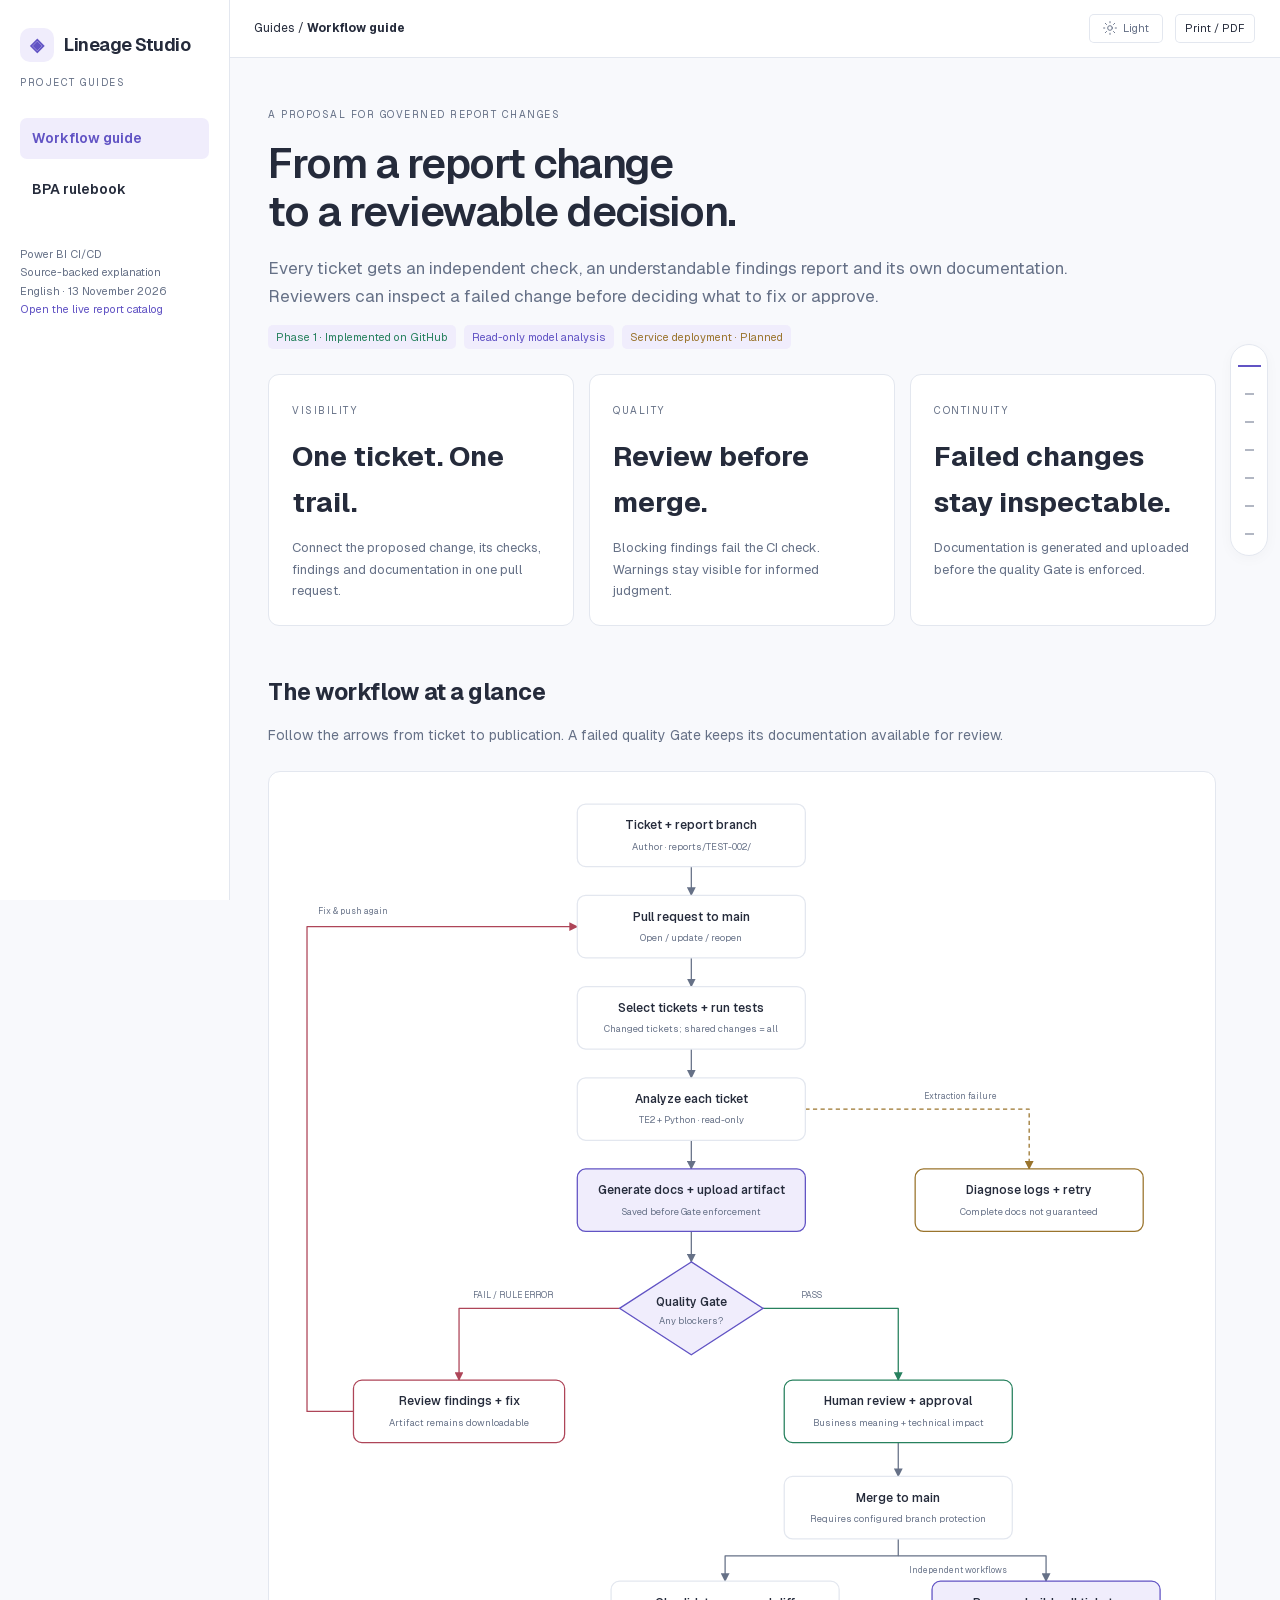
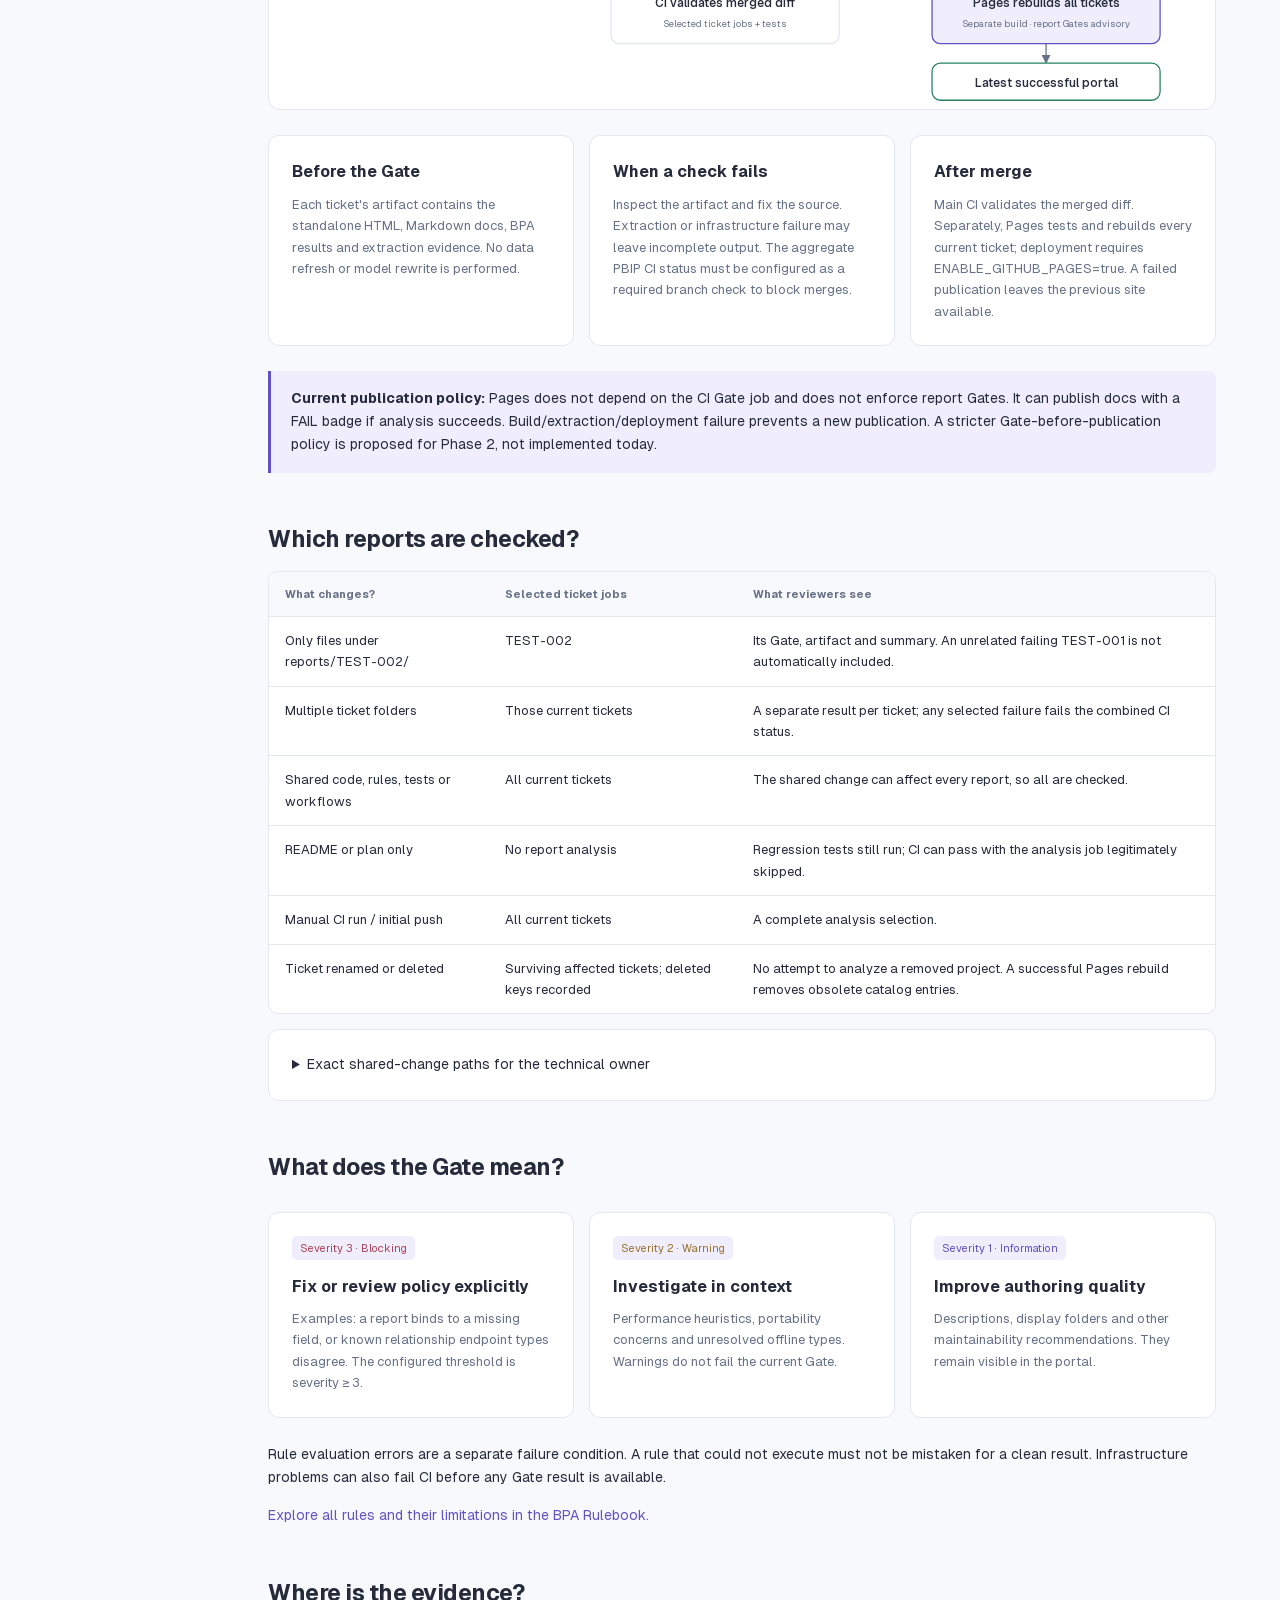
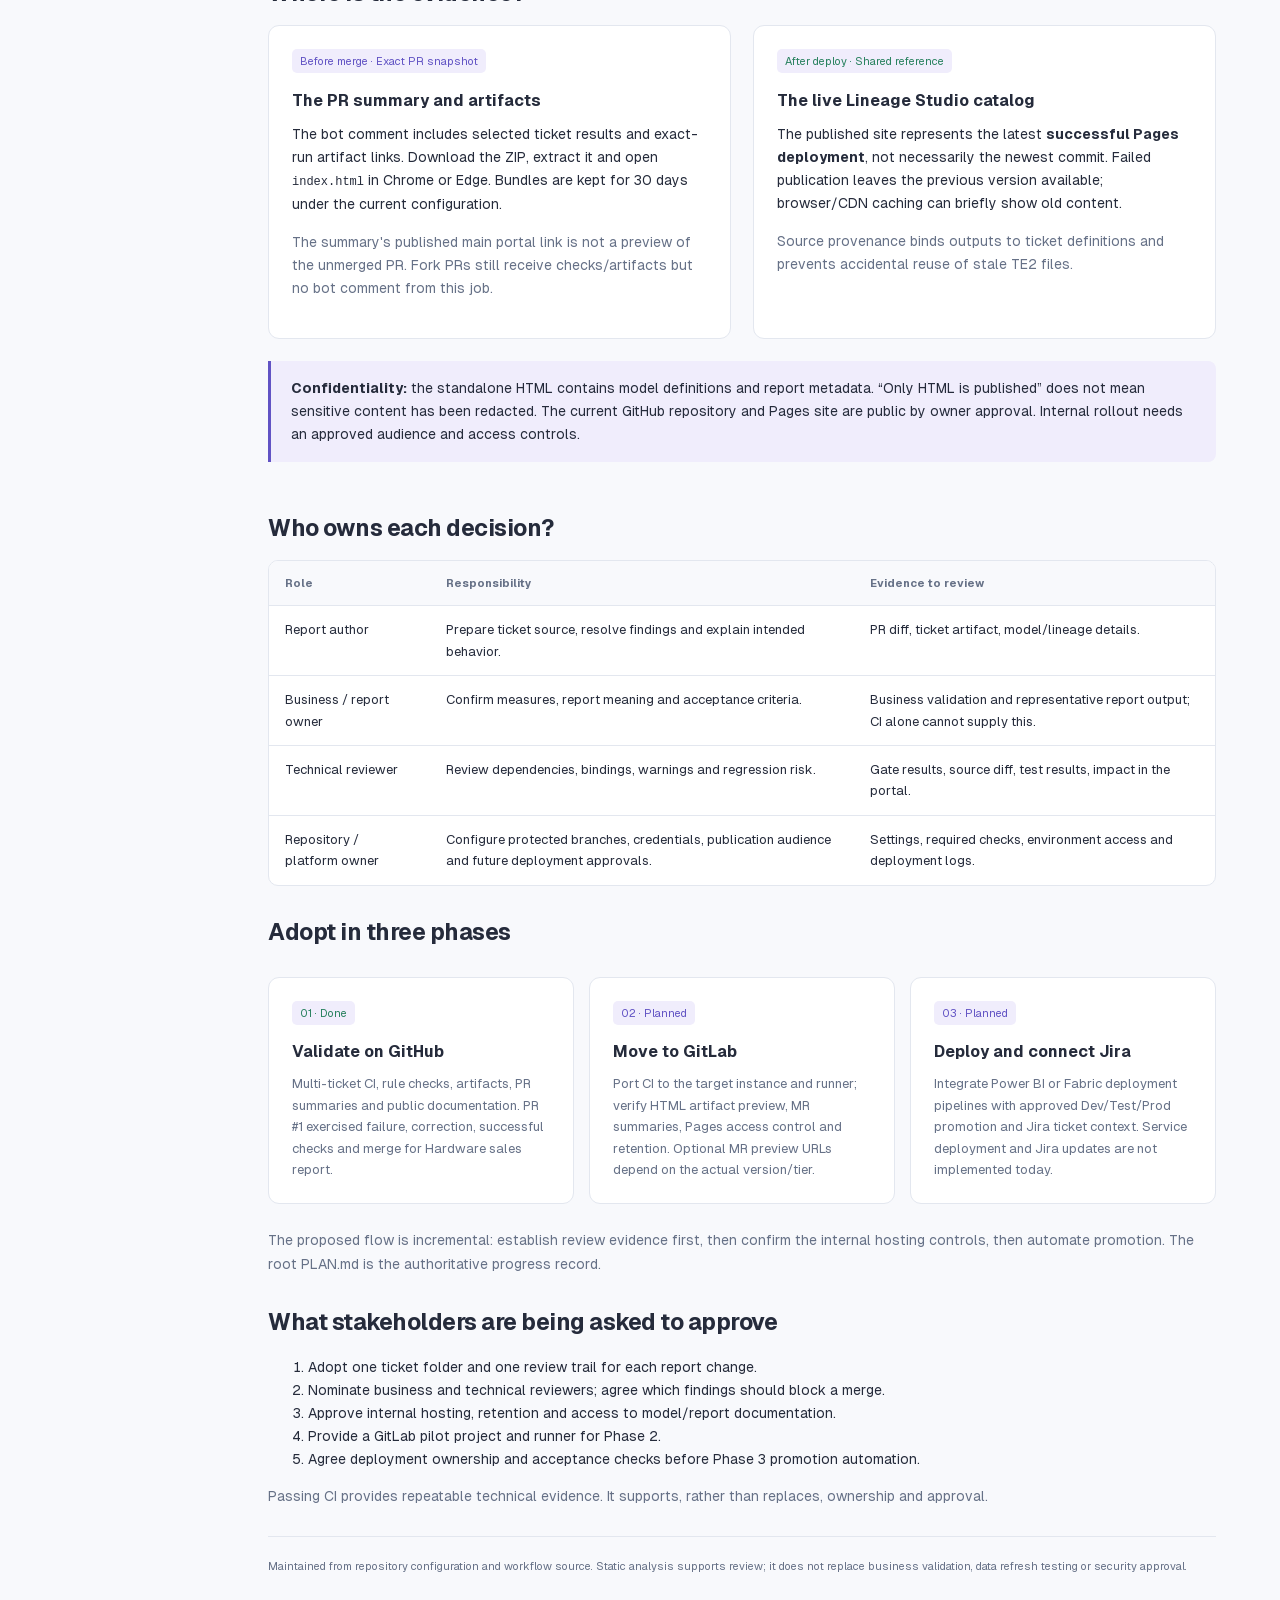
<file: docs/workflow.html>
<!doctype html><html lang="en"><head><meta charset="utf-8"><meta name="viewport" content="width=device-width,initial-scale=1"><title>Workflow guide — Lineage Studio</title><style>@font-face {
    font-family: 'Geist';
    font-weight: 100 900;
    font-style: normal;
    src: url([data-uri])
    format('woff2');
  }

:root{--bg:#f7f8fb;--surface:#fff;--text:#242938;--muted:#687287;--line:#e0e4ed;--accent:#7154c4;--soft:#eee9fb;--good:#197754;--warn:#996419;--bad:#bc435d;color-scheme:light}
[data-theme=dark]{--bg:#10151f;--surface:#191f2b;--text:#e4e9f2;--muted:#a2adc0;--line:#30394b;--accent:#b9a2ff;--soft:#2d2545;--good:#71d2b1;--warn:#e8bd76;--bad:#ff91a4;color-scheme:dark}
*{box-sizing:border-box}html{scroll-behavior:smooth;scroll-padding-top:90px}body{margin:0;background:var(--bg);color:var(--text);font:14px/1.65 Geist,'Segoe UI',sans-serif}a{color:var(--accent);text-decoration:none}a:hover{text-decoration:underline}button,input,select{font:inherit}button,select{cursor:pointer}button,a,input,select,summary{outline-offset:4px}button:focus-visible,a:focus-visible,input:focus-visible,select:focus-visible,summary:focus-visible{outline:2px solid var(--accent)}.side{position:fixed;width:230px;inset:0 auto 0 0;padding:28px 20px;border-right:1px solid var(--line);background:var(--surface);overflow:auto}.brand{font-weight:650;font-size:18px;letter-spacing:-.5px;display:flex;gap:10px;align-items:center}.mark{width:34px;height:34px;border-radius:10px;display:grid;place-items:center;background:var(--soft);color:var(--accent)}.side small,.eyebrow{color:var(--muted);text-transform:uppercase;letter-spacing:1.5px;font-size:10px}.side nav{display:grid;gap:6px;margin-top:25px}.side nav a{padding:9px 12px;border-radius:7px;color:var(--muted)}.side nav a:hover,.side nav a.current{background:var(--soft);color:var(--accent);text-decoration:none}.side footer{font-size:11px;color:var(--muted);margin-top:35px}.app{margin-left:230px}.top{position:sticky;top:0;z-index:5;background:var(--surface);border-bottom:1px solid var(--line);padding:14px 30px;display:flex;align-items:center;gap:12px;font-size:12px}.grow{flex:1}.btn{border:1px solid var(--line);border-radius:7px;background:var(--surface);padding:7px 12px;color:var(--text);transition:background .15s,transform .1s}.btn:hover{background:var(--soft)}.btn:active{transform:translateY(1px)}main{max-width:1220px;padding:44px 38px 80px;margin:auto}h1{font-size:42px;line-height:1.15;letter-spacing:-1.5px;font-weight:600;margin:14px 0 18px;max-width:850px}h2{font-size:23px;letter-spacing:-.5px;margin:0 0 12px}h3{font-size:16px;margin:0 0 8px}p{margin:8px 0 15px}.lead{font-size:17px;color:var(--muted);max-width:810px}.pill{display:inline-flex;align-items:center;border-radius:5px;padding:3px 8px;font-size:11px;background:var(--soft);color:var(--accent);gap:5px}.pill.good{color:var(--good)}.pill.warn{color:var(--warn)}.pill.bad{color:var(--bad)}.row{display:flex;gap:8px;align-items:center;flex-wrap:wrap}.grid{display:grid;grid-template-columns:repeat(3,minmax(0,1fr));gap:15px;margin:25px 0}.card,.panel,.rule{background:var(--surface);border:1px solid var(--line);border-radius:11px;padding:23px}.card p{font-size:13px;color:var(--muted);margin-bottom:0}.card b.big{display:block;font-size:28px;margin:12px 0}section{margin-top:48px}.callout{border-left:3px solid var(--accent);background:var(--soft);padding:16px 20px;border-radius:0 8px 8px 0;margin:22px 0}.callout p{margin:0}.tree{list-style:none;padding:0;margin:20px 0}.tree ul{list-style:none;border-left:1px solid var(--line);padding:0 0 0 28px;margin:15px 0 15px 20px}.tree li{position:relative;margin:14px 0}.tree ul>li:before{content:'';position:absolute;width:28px;left:-28px;top:24px;border-top:1px solid var(--line)}.node{display:block;padding:15px 18px;background:var(--surface);border:1px solid var(--line);border-radius:9px;max-width:900px}.node summary{cursor:pointer;font-weight:550}.node p,.node ol{color:var(--muted);font-size:13px;margin-bottom:4px}.step{display:inline-grid;place-items:center;width:25px;height:25px;border-radius:7px;background:var(--soft);color:var(--accent);margin-right:10px;font-size:12px}.muted{color:var(--muted)}.table-wrap{overflow:auto;border:1px solid var(--line);border-radius:10px;background:var(--surface)}table{width:100%;border-collapse:collapse;font-size:13px;text-align:left}th,td{padding:13px 16px;border-bottom:1px solid var(--line);vertical-align:top}th{font-size:11px;color:var(--muted);background:var(--bg)}tr:last-child td{border-bottom:0}code,pre{font-family:Consolas,monospace;font-size:12px}code{overflow-wrap:anywhere}pre{background:var(--bg);border:1px solid var(--line);padding:16px;border-radius:8px;overflow:auto;white-space:pre-wrap;overflow-wrap:anywhere}.filters{display:flex;gap:10px;flex-wrap:wrap;position:sticky;top:65px;background:var(--bg);padding:16px 0;z-index:3}.filters input,.filters select{border:1px solid var(--line);border-radius:8px;padding:10px 14px;background:var(--surface);color:var(--text);min-width:155px}.filters input{flex:1;min-width:230px}.rule{margin:14px 0;scroll-margin-top:160px}.rule h3{font-size:19px}.rule-id{font-size:10px;letter-spacing:.25px;color:var(--muted);margin:12px 0;overflow-wrap:anywhere}.rule details{margin-top:16px}.rule summary{cursor:pointer;color:var(--accent);font-size:12px}.two{display:grid;grid-template-columns:1fr 1fr;gap:22px}.label{display:block;text-transform:uppercase;font-size:10px;letter-spacing:1px;color:var(--muted);margin:16px 0 6px}.rule[hidden]{display:none}.result{font-size:12px;color:var(--muted);margin:4px 0 18px}.empty{padding:30px;text-align:center;color:var(--muted)}.end{border-top:1px solid var(--line);margin-top:45px;padding-top:20px;color:var(--muted);font-size:11px}
@media(max-width:1000px){.side{width:185px}.app{margin-left:185px}main{padding:30px 24px}.grid{grid-template-columns:1fr}h1{font-size:34px}.two{grid-template-columns:1fr}}
@media(max-width:650px){.side{position:static;width:auto;border-right:0;border-bottom:1px solid var(--line);padding:16px}.side nav{display:flex;flex-wrap:wrap;margin:10px 0 0;gap:2px}.side footer,.side small{display:none}.app{margin-left:0}.top{padding:10px 16px}main{padding:25px 16px}h1{font-size:30px}.tree ul{margin-left:8px;padding-left:16px}.tree ul>li:before{left:-16px;width:16px}.filters{position:static}.top .muted{display:none}}
@media print{.side,.top,.filters,.no-print{display:none}.app{margin:0}main{max-width:none;padding:0}body{background:white;color:#222;font-size:11px}.card,.panel,.rule,.node{break-inside:avoid;box-shadow:none}h1{font-size:30px}section{margin-top:24px}.rule[hidden]{display:block}a{color:#333}details> :not(summary){display:block!important}}
.guide-pages{list-style:none;padding:0;margin:0}.guide-pages>li+li{margin-top:10px}.side nav .page-link{display:block;font-weight:600;color:var(--text)}.side nav .page-link.current{background:var(--soft);color:var(--accent)}
@media(max-width:650px){.side nav{display:block}.guide-pages{display:grid;grid-template-columns:1fr 1fr;gap:12px}.guide-pages>li+li{margin-top:0}}
.inpage-nav{position:fixed;right:12px;top:50%;transform:translateY(-50%);display:grid;gap:2px;z-index:8;padding:8px 3px;background:var(--surface);border:1px solid var(--line);border-radius:20px;box-shadow:0 3px 14px #00000008}.inpage-nav .section-link{position:relative;display:flex;align-items:center;justify-content:center;width:30px;height:26px}.nav-tick{width:9px;height:2px;background:var(--muted);opacity:.5;transition:width .15s,opacity .15s,background .15s}.section-link[aria-current=location] .nav-tick{width:23px;background:var(--accent);opacity:1}.section-link:hover .nav-tick,.section-link:focus-visible .nav-tick{width:18px;opacity:1}.nav-tooltip{position:absolute;right:40px;white-space:nowrap;pointer-events:none;opacity:0;transform:translateX(5px);transition:opacity .15s,transform .15s;background:var(--surface);border:1px solid var(--line);box-shadow:0 4px 16px #00000012;border-radius:6px;padding:6px 10px;font-size:12px;color:var(--text)}.section-link:hover .nav-tooltip,.section-link:focus-visible .nav-tooltip{opacity:1;transform:translateX(0)}main{padding-right:64px}.workflow-diagram{background:var(--surface);border:1px solid var(--line);border-radius:12px;overflow:auto;margin:24px 0}.workflow-diagram svg{display:block;width:100%;min-width:700px;height:auto}.flow-edges{stroke:var(--muted);stroke-width:1.5;stroke-linejoin:round}.flow-edges .edge-fail{stroke:var(--bad)}.flow-edges .edge-pass{stroke:var(--good)}.flow-edges .edge-error{stroke:var(--warn);stroke-dasharray:5 4}.flow-node rect,.flow-node>path{fill:var(--surface);stroke:var(--line);stroke-width:1.5}.flow-node text{text-anchor:middle;fill:var(--text);font-size:14px;font-weight:550}.flow-node .flow-sub{fill:var(--muted);font-size:11px;font-weight:400}.flow-gate>path,.flow-evidence rect{fill:var(--soft);stroke:var(--accent)}.flow-fail rect{stroke:var(--bad)}.flow-pass rect{stroke:var(--good)}.flow-error rect{stroke:var(--warn)}.flow-labels text{fill:var(--muted);font-size:10px}.rule-catalog table{min-width:900px;font-size:12px}.rule-catalog th{white-space:nowrap}.rule-catalog .rule{padding:0;border:0;border-radius:0;scroll-margin-top:150px}.rule-catalog .rule:hover{background:var(--bg)}.rule-catalog td{vertical-align:middle;padding:14px}.rule-catalog td:first-child{min-width:280px;max-width:400px}.rule-catalog strong{font-size:12px;font-weight:550}.rule-catalog .rule-id{display:block;font-size:9px;line-height:1.5;margin:5px 0 0}.scope-cell{max-width:180px;color:var(--muted);font-size:11px;overflow-wrap:anywhere}.rule-toggle{font-size:11px;padding:6px 10px;min-width:62px}.rule-toggle[aria-expanded=true]{background:var(--soft);border-color:var(--accent);color:var(--accent)}.rule-detail[hidden]{display:none}.rule-detail>td{padding:0!important}.rule-body{padding:24px 28px;background:var(--bg);border-left:3px solid var(--accent)}.rule-body h3{font-size:20px;margin-top:8px}.rule-body details{margin-top:18px}.rule-body summary{cursor:pointer;color:var(--accent)}.sr-only{position:absolute;width:1px;height:1px;padding:0;overflow:hidden;clip:rect(0,0,0,0);white-space:nowrap;border:0}
@media(max-width:650px){main{padding-right:45px}.inpage-nav{right:4px}.inpage-nav .section-link{width:24px;height:24px}.nav-tooltip{right:32px}.workflow-diagram svg{min-width:620px}.rule-body{padding:18px}}
@media print{.inpage-nav{display:none}.workflow-diagram{overflow:visible}.workflow-diagram svg{min-width:0;width:100%}.rule-catalog{overflow:visible}.rule-catalog table{min-width:0;font-size:9px}.rule-catalog tr.rule[hidden],.rule-detail[hidden]{display:table-row}.rule-toggle{display:none}.rule-catalog td:first-child{min-width:0}.rule-catalog td{padding:6px}.rule-detail{break-inside:avoid}}


.section-arrival{animation:section-arrival 1.2s ease-out;border-radius:5px}@keyframes section-arrival{from{background:var(--soft);box-shadow:0 0 0 8px var(--soft)}to{background:transparent;box-shadow:0 0 0 0 transparent}}html:has(dialog:modal){overflow:hidden}.rule-dialog{padding:0;width:min(960px,calc(100vw - 48px));max-height:85svh;overflow:auto;border:1px solid var(--line);border-radius:14px;background:var(--surface);color:var(--text);box-shadow:0 24px 90px #00000040}.rule-dialog::backdrop{background:#080c1770;backdrop-filter:blur(4px)}.dialog-header{position:sticky;top:0;z-index:2;display:flex;align-items:flex-start;justify-content:space-between;gap:24px;padding:24px 28px;background:var(--surface);border-bottom:1px solid var(--line)}.dialog-header h2{font-size:20px;line-height:1.4;margin:8px 0 0}.dialog-close{flex-shrink:0}.rule-dialog .rule-body{background:var(--surface);border-left:0}.rule-dialog details{margin-top:8px}.rule-dialog pre{white-space:pre-wrap}.rule-dialog:not([open]){display:none}
@media(prefers-reduced-motion:reduce){html{scroll-behavior:auto}.section-arrival{animation:none}}
@media(max-width:650px){.rule-dialog{width:calc(100vw - 20px);max-height:92svh}.dialog-header{padding:18px;gap:12px}}
@media print{main>section:last-of-type{min-height:0}.rule-dialog:not([open]),.rule-dialog[open]{display:block;position:static;width:auto;max-height:none;overflow:visible;border:0;border-top:1px solid #aaa;box-shadow:none;margin:20px 0;break-inside:avoid}.dialog-header{position:static;padding:12px 0}.dialog-close{display:none}.rule-dialog .rule-body{padding:0}.section-arrival{animation:none}}

:root {
    color-scheme: light;
    --surface:#ffffff; --subtle:#f8f9fc; --hover:#f0f2f7; --canvas:#f7f8fb;
    --line:#e3e7ef; --text:#252b3b; --muted:#667187; --faint:#8792a5;
    --accent:#6153c4; --accent-soft:#f0edfc; --accent-border:#c8bff0;
    --success:#27815e; --success-bg:#eaf5ef; --danger:#ae4558; --danger-bg:#faedf0;
    --warning:#9a742d; --warning-bg:#fcf4e4; --info:#537ca7; --info-bg:#edf3fb;
    --purple:#8564a4; --purple-bg:#f4eefb; --edge:#c0c7d7; --edge-selected:#968ac8; --dots:#cbd2df;
    --code-bg:#fafbfe; --code-text:#344259; --code-gutter:#eef1f7; --code-number:#9ba6b9;
    --syntax-keyword:#8359b3; --syntax-string:#39856b; --syntax-number:#b07536; --syntax-comment:#99a2b2;
    --shadow:0 18px 70px #24314c1a;
}
:root[data-theme="dark"] {
    color-scheme:dark;
    --surface:#181d29; --subtle:#131824; --hover:#242b3b; --canvas:#111622;
    --line:#2b3345; --text:#dde3ef; --muted:#a0adc3; --faint:#8190a8;
    --accent:#b0a1fa; --accent-soft:#2a2546; --accent-border:#51466e;
    --success:#89cba8; --success-bg:#1c352c; --danger:#e99cad; --danger-bg:#39262f;
    --warning:#dbbd80; --warning-bg:#3a3124; --info:#98b9e4; --info-bg:#233046;
    --purple:#c7a5e7; --purple-bg:#30263e; --edge:#3e495f; --edge-selected:#9684c9; --dots:#30384b;
    --code-bg:#121722; --code-text:#cbd7ea; --code-gutter:#171e2b; --code-number:#596b86;
    --syntax-keyword:#c6a3ef; --syntax-string:#9bcbaf; --syntax-number:#e4b77e; --syntax-comment:#75859f;
    --shadow:0 20px 90px #0006;
}
.btn{display:inline-flex;align-items:center;justify-content:center;gap:7px;border:1px solid var(--line);border-radius:6px;background:var(--surface);padding:7px 10px;font-size:11px;white-space:nowrap;line-height:1.4}
.ui-icon{width:16px;height:16px;display:inline-block;flex:none;vertical-align:middle;fill:none;stroke:currentColor;stroke-width:1.65;stroke-linecap:round;stroke-linejoin:round;pointer-events:none}
.theme-switch{gap:6px;min-width:76px;color:var(--muted)}.theme-switch .ui-icon{width:14px;height:14px}
.native-select{display:none!important}.select-control{display:inline-flex;min-width:0;max-width:100%;vertical-align:middle}.select-trigger{display:inline-flex;align-items:center;justify-content:space-between;gap:14px;min-height:34px;padding:8px 13px;border:1px solid var(--line);border-radius:8px;background:var(--surface);color:var(--muted);text-align:left;font-size:11px;font-weight:450;box-shadow:0 1px 2px #18234303;max-width:100%;transition:background-color 100ms,box-shadow 150ms,border-color 150ms}.select-trigger:hover:not(:disabled){background:var(--hover);border-color:var(--accent-border)}.select-trigger[aria-expanded="true"]{border-color:var(--accent-border);background:var(--accent-soft);box-shadow:0 0 0 3px var(--accent-soft)}.select-trigger:focus-visible{outline:0;box-shadow:0 0 0 2px var(--accent-border)}.select-trigger:active:not(:disabled){filter:brightness(.97)}.select-value{overflow:hidden;text-overflow:ellipsis;white-space:nowrap;min-width:0;flex:1}.select-chevron{height:14px;width:14px;display:flex;align-items:center;justify-content:center;flex:none;margin-left:2px;color:var(--faint)}.select-chevron .ui-icon{width:13px;height:13px;stroke-width:1.8;transition:transform 150ms}.select-trigger[aria-expanded="true"] .select-chevron .ui-icon{transform:rotate(180deg)}.select-trigger.active-filter{color:var(--accent);border-color:var(--accent-border);background:var(--accent-soft)}
.select-popover{position:fixed;z-index:1000;background:var(--surface);border:1px solid var(--line);border-radius:11px;box-shadow:0 10px 40px #15203a26,0 2px 7px #15203a0a;padding:5px;overflow:hidden;max-height:min(365px,calc(100dvh - 20px));display:flex;flex-direction:column;animation:dropdown-in 110ms ease-out}.select-popover.hidden{display:none}.select-popover #select-popover-options{overflow:auto;scrollbar-width:thin;scrollbar-color:var(--line) transparent;overscroll-behavior:contain;max-height:280px;min-height:0}.select-option{display:flex;align-items:center;justify-content:space-between;gap:15px;width:100%;border:0;border-radius:6px;padding:9px 10px;color:var(--muted);text-align:left;font-size:11px;line-height:1.6;background:transparent;min-height:35px}.select-option>span:first-child{white-space:normal;overflow-wrap:anywhere}.select-option.selected{color:var(--accent);font-weight:550;background:var(--accent-soft)}.select-option.highlighted{box-shadow:inset 0 0 0 1px var(--line);background:var(--hover)}.select-option.selected.highlighted{background:var(--accent-soft);box-shadow:inset 0 0 0 1px var(--accent-border)}.select-option:active{filter:brightness(.96)}.option-check{width:15px;height:15px;display:grid;place-items:center;flex:none;color:var(--accent)}.option-check .ui-icon{width:14px;height:14px}.select-search{display:flex;align-items:center;gap:8px;padding:7px 9px 10px;border-bottom:1px solid var(--line);margin-bottom:5px;color:var(--faint)}.select-search .ui-icon{width:13px;height:13px}.select-search input{padding:3px 0;border:0;outline:0!important;box-shadow:none;background:transparent;color:var(--text);font-size:11px;width:100%;min-width:0}.select-menu-hint{display:flex;align-items:center;justify-content:space-between;gap:10px;color:var(--faint);border-top:1px solid var(--line);margin:5px 4px 0;padding:9px 5px 4px;font-size:8px}.select-no-results{font-size:11px;color:var(--muted);padding:20px 12px;text-align:center}
.technical-id{display:inline-block;max-width:100%;padding:2px 6px;margin-top:5px;border:1px solid var(--line);border-radius:4px;background:var(--subtle);color:var(--muted);font-family:Consolas,"SFMono-Regular",monospace;font-size:9px;line-height:1.6;overflow-wrap:anywhere;white-space:normal;user-select:text}
.btn,button.pill,.code-action{border-color:transparent;box-shadow:inset 0 0 0 1px var(--line);transition:background-color 100ms,box-shadow 150ms,filter 100ms,opacity 150ms;user-select:none}
.btn:hover:not(:disabled),button.pill:hover:not(:disabled),.code-action:hover:not(:disabled){background:var(--hover);border-color:transparent;box-shadow:inset 0 0 0 1px var(--accent-border),0 2px 10px #1823430a}
.btn:active:not(:disabled),button.pill:active:not(:disabled),.code-action:active:not(:disabled){filter:brightness(.96);box-shadow:inset 0 0 0 1px var(--accent-border),inset 0 1px 3px #18234312}
.btn:focus-visible,button.pill:focus-visible,.code-action:focus-visible{outline:none;box-shadow:0 0 0 2px var(--accent-border)}
:root,:root[data-theme="dark"]{--bg:var(--subtle);--soft:var(--accent-soft);--good:var(--success);--warn:var(--warning);--bad:var(--danger)}
body{background:var(--bg)}.btn{display:inline-flex;align-items:center;justify-content:center;font-weight:400;transform:none}.btn:active{transform:none}.top{height:58px;padding:0 24px;gap:10px}.filters{gap:10px}.filters input{font-size:11px;border-radius:8px;padding:8px 12px;min-height:34px}.filters .select-trigger{min-width:155px}.rule-catalog td:first-child>strong{display:block}.rule-catalog .rule-id{display:inline-block;margin:6px 0 0}.definition-cell{min-width:260px;max-width:430px;color:var(--muted);font-size:11px;line-height:1.7}.rule-catalog td+td{border-left:1px solid var(--line)}
main{padding-bottom:28px}main>section:nth-last-of-type(-n+2){margin-top:28px}.end{margin-top:28px}.select-popover{line-height:1.6}button:focus-visible,input:focus-visible{outline:2px solid var(--accent-border);outline-offset:2px}
@media(max-width:650px){.top{height:auto;min-height:58px;padding:10px 16px}.theme-switch{min-width:32px;padding:7px}.theme-switch span{display:none}}
@media print{.select-control{display:none}}
</style></head><body><svg width="0" height="0" aria-hidden="true" style="position:absolute;overflow:hidden"><defs><symbol id="i-sun" viewBox="0 0 24 24"><circle cx="12" cy="12" r="4"/><path d="M12 1v2 M12 21v2 M1 12h2 M21 12h2 M4 4l2 2 M18 18l2 2 M4 20l2-2 M18 6l2-2"/></symbol><symbol id="i-moon" viewBox="0 0 24 24"><path d="M21 13A9 9 0 0 1 11 3a9 9 0 1 0 10 10Z"/></symbol><symbol id="i-chevron" viewBox="0 0 24 24"><path d="m6 9 6 6 6-6"/></symbol><symbol id="i-check" viewBox="0 0 24 24"><path d="m5 12 4 4L19 6"/></symbol><symbol id="i-search" viewBox="0 0 24 24"><circle cx="10.5" cy="10.5" r="6.5"/><path d="m16 16 5 5"/></symbol></defs></svg>
<aside class="side"><div class="brand"><span class="mark">◈</span>Lineage Studio</div><p><small>Project guides</small></p><nav aria-label="Guide pages and sections"><ul class="guide-pages"><li><a class="page-link current" aria-current="page" href="workflow.html">Workflow guide</a></li><li><a class="page-link" href="bpa-rulebook.html">BPA rulebook</a></li></ul></nav><footer>Power BI CI/CD<br>Source-backed explanation<br>English · 13 November 2026<br><a href="https://hieutc2308.github.io/powerbi-cicd/">Open the live report catalog</a></footer></aside>
<div class="app"><header class="top"><span>Guides / <b>Workflow guide</b></span><span class="grow"></span><button class="btn theme-switch" id="theme" aria-label="Switch color theme">Light</button><button class="btn" id="print">Print / PDF</button></header><nav class="inpage-nav" aria-label="On this page"><a class="section-link" href="#overview" aria-label="Workflow diagram"><span class="nav-tick"></span><span class="nav-tooltip">Workflow diagram</span></a><a class="section-link" href="#selection" aria-label="Ticket selection"><span class="nav-tick"></span><span class="nav-tooltip">Ticket selection</span></a><a class="section-link" href="#decisions" aria-label="Quality decisions"><span class="nav-tick"></span><span class="nav-tooltip">Quality decisions</span></a><a class="section-link" href="#evidence" aria-label="Docs &amp; evidence"><span class="nav-tick"></span><span class="nav-tooltip">Docs &amp; evidence</span></a><a class="section-link" href="#people" aria-label="People &amp; ownership"><span class="nav-tick"></span><span class="nav-tooltip">People &amp; ownership</span></a><a class="section-link" href="#roadmap" aria-label="Roadmap"><span class="nav-tick"></span><span class="nav-tooltip">Roadmap</span></a><a class="section-link" href="#proposal" aria-label="Proposal decisions"><span class="nav-tick"></span><span class="nav-tooltip">Proposal decisions</span></a></nav><main>
<span class="eyebrow">A proposal for governed report changes</span><h1>From a report change<br>to a reviewable decision.</h1><p class="lead">Every ticket gets an independent check, an understandable findings report and its own documentation. Reviewers can inspect a failed change before deciding what to fix or approve.</p>
<div class="row"><span class="pill good">Phase 1 · Implemented on GitHub</span><span class="pill">Read-only model analysis</span><span class="pill warn">Service deployment · Planned</span></div>
<div class="grid"><article class="card"><span class="eyebrow">Visibility</span><b class="big">One ticket. One trail.</b><p>Connect the proposed change, its checks, findings and documentation in one pull request.</p></article><article class="card"><span class="eyebrow">Quality</span><b class="big">Review before merge.</b><p>Blocking findings fail the CI check. Warnings stay visible for informed judgment.</p></article><article class="card"><span class="eyebrow">Continuity</span><b class="big">Failed changes stay inspectable.</b><p>Documentation is generated and uploaded before the quality Gate is enforced.</p></article></div>
<section id="overview"><h2>The workflow at a glance</h2><p class="muted">Follow the arrows from ticket to publication. A failed quality Gate keeps its documentation available for review.</p>
<div class="workflow-diagram"><svg viewBox="0 0 1120 1110" role="img" aria-labelledby="flow-title flow-desc" xmlns="http://www.w3.org/2000/svg">
<title id="flow-title">Report change, CI quality Gate and documentation publication</title><desc id="flow-desc">Ticket branch to pull request, checks, analysis and artifact upload before a quality Gate. Failures return to the author; pass proceeds to review and merge. Main triggers independent CI and Pages workflows. Extraction failures may prevent artifacts. Pages does not depend on the report Gate.</desc>
<defs><marker id="arrow" viewBox="0 0 10 10" refX="9" refY="5" markerWidth="7" markerHeight="7" orient="auto-start-reverse"><path d="M 0 0 L 10 5 L 0 10 z" fill="context-stroke"/></marker></defs>
<g class="flow-edges" fill="none" marker-end="url(#arrow)">
<path d="M500 112V146"/><path d="M500 220V254"/><path d="M500 328V362"/><path d="M500 436V470"/><path d="M500 544V580"/>
<path class="edge-fail" d="M415 635H225V720"/><path class="edge-pass" d="M585 635H745V720"/>
<path class="edge-fail" d="M100 757H45V183H365"/>
<path class="edge-error" d="M635 399H900V470"/>
<path d="M745 794V834"/><path d="M745 908V928H540V958"/><path d="M745 928H920V958"/><path d="M920 1032V1055"/>
</g>
<g class="flow-labels"><text x="242" y="623">FAIL / RULE ERROR</text><text x="630" y="623">PASS</text><text x="58" y="168">Fix &amp; push again</text><text x="775" y="387">Extraction failure</text><text x="758" y="948">Independent workflows</text></g>
<g class="flow-node"><rect x="365" y="38" width="270" height="74" rx="10"/><text x="500" y="68">Ticket + report branch</text><text class="flow-sub" x="500" y="92">Author · reports/TEST-002/</text></g>
<g class="flow-node"><rect x="365" y="146" width="270" height="74" rx="10"/><text x="500" y="176">Pull request to main</text><text class="flow-sub" x="500" y="200">Open / update / reopen</text></g>
<g class="flow-node"><rect x="365" y="254" width="270" height="74" rx="10"/><text x="500" y="284">Select tickets + run tests</text><text class="flow-sub" x="500" y="308">Changed tickets; shared changes = all</text></g>
<g class="flow-node"><rect x="365" y="362" width="270" height="74" rx="10"/><text x="500" y="392">Analyze each ticket</text><text class="flow-sub" x="500" y="416">TE2 + Python · read-only</text></g>
<g class="flow-node flow-evidence"><rect x="365" y="470" width="270" height="74" rx="10"/><text x="500" y="500">Generate docs + upload artifact</text><text class="flow-sub" x="500" y="524">Saved before Gate enforcement</text></g>
<g class="flow-node flow-error"><rect x="765" y="470" width="270" height="74" rx="10"/><text x="900" y="500">Diagnose logs + retry</text><text class="flow-sub" x="900" y="524">Complete docs not guaranteed</text></g>
<g class="flow-node flow-gate"><path d="M500 580L585 635L500 690L415 635Z"/><text x="500" y="632">Quality Gate</text><text class="flow-sub" x="500" y="653">Any blockers?</text></g>
<g class="flow-node flow-fail"><rect x="100" y="720" width="250" height="74" rx="10"/><text x="225" y="750">Review findings + fix</text><text class="flow-sub" x="225" y="774">Artifact remains downloadable</text></g>
<g class="flow-node flow-pass"><rect x="610" y="720" width="270" height="74" rx="10"/><text x="745" y="750">Human review + approval</text><text class="flow-sub" x="745" y="774">Business meaning + technical impact</text></g>
<g class="flow-node"><rect x="610" y="834" width="270" height="74" rx="10"/><text x="745" y="864">Merge to main</text><text class="flow-sub" x="745" y="888">Requires configured branch protection</text></g>
<g class="flow-node"><rect x="405" y="958" width="270" height="74" rx="10"/><text x="540" y="988">CI validates merged diff</text><text class="flow-sub" x="540" y="1012">Selected ticket jobs + tests</text></g>
<g class="flow-node flow-evidence"><rect x="785" y="958" width="270" height="74" rx="10"/><text x="920" y="988">Pages rebuilds all tickets</text><text class="flow-sub" x="920" y="1012">Separate build · report Gates advisory</text></g>
<g class="flow-node flow-pass"><rect x="785" y="1055" width="270" height="44" rx="10"/><text x="920" y="1083">Latest successful portal</text></g>
</svg></div>
<div class="grid"><article class="card"><h3>Before the Gate</h3><p>Each ticket's artifact contains the standalone HTML, Markdown docs, BPA results and extraction evidence. No data refresh or model rewrite is performed.</p></article><article class="card"><h3>When a check fails</h3><p>Inspect the artifact and fix the source. Extraction or infrastructure failure may leave incomplete output. The aggregate PBIP CI status must be configured as a required branch check to block merges.</p></article><article class="card"><h3>After merge</h3><p>Main CI validates the merged diff. Separately, Pages tests and rebuilds every current ticket; deployment requires ENABLE_GITHUB_PAGES=true. A failed publication leaves the previous site available.</p></article></div>
<div class="callout"><p><b>Current publication policy:</b> Pages does not depend on the CI Gate job and does not enforce report Gates. It can publish docs with a FAIL badge if analysis succeeds. Build/extraction/deployment failure prevents a new publication. A stricter Gate-before-publication policy is proposed for Phase 2, not implemented today.</p></div></section>
<section id="selection"><h2>Which reports are checked?</h2><div class="table-wrap"><table><thead><tr><th>What changes?</th><th>Selected ticket jobs</th><th>What reviewers see</th></tr></thead><tbody>
<tr><td>Only files under reports/TEST-002/</td><td>TEST-002</td><td>Its Gate, artifact and summary. An unrelated failing TEST-001 is not automatically included.</td></tr>
<tr><td>Multiple ticket folders</td><td>Those current tickets</td><td>A separate result per ticket; any selected failure fails the combined CI status.</td></tr>
<tr><td>Shared code, rules, tests or workflows</td><td>All current tickets</td><td>The shared change can affect every report, so all are checked.</td></tr>
<tr><td>README or plan only</td><td>No report analysis</td><td>Regression tests still run; CI can pass with the analysis job legitimately skipped.</td></tr>
<tr><td>Manual CI run / initial push</td><td>All current tickets</td><td>A complete analysis selection.</td></tr>
<tr><td>Ticket renamed or deleted</td><td>Surviving affected tickets; deleted keys recorded</td><td>No attempt to analyze a removed project. A successful Pages rebuild removes obsolete catalog entries.</td></tr></tbody></table></div>
<details class="panel" style="margin-top:15px"><summary>Exact shared-change paths for the technical owner</summary><p><code>scripts/</code>, <code>config/</code>, <code>tests/</code>, <code>.github/</code>; root <code>pyproject.toml</code>, <code>.gitattributes</code>, <code>.gitignore</code>, <code>AGENTS.md</code>. PR events target main; the current workflow uses GitHub's default opened, synchronize and reopened PR events. Fork PRs do not receive the write-token summary job.</p></details></section>
<section id="decisions"><h2>What does the Gate mean?</h2><div class="grid"><article class="card"><span class="pill bad">Severity 3 · Blocking</span><h3 style="margin-top:14px">Fix or review policy explicitly</h3><p>Examples: a report binds to a missing field, or known relationship endpoint types disagree. The configured threshold is severity ≥ 3.</p></article><article class="card"><span class="pill warn">Severity 2 · Warning</span><h3 style="margin-top:14px">Investigate in context</h3><p>Performance heuristics, portability concerns and unresolved offline types. Warnings do not fail the current Gate.</p></article><article class="card"><span class="pill">Severity 1 · Information</span><h3 style="margin-top:14px">Improve authoring quality</h3><p>Descriptions, display folders and other maintainability recommendations. They remain visible in the portal.</p></article></div><p>Rule evaluation errors are a separate failure condition. A rule that could not execute must not be mistaken for a clean result. Infrastructure problems can also fail CI before any Gate result is available.</p><p><a href="bpa-rulebook.html">Explore all rules and their limitations in the BPA Rulebook.</a></p></section>
<section id="evidence"><h2>Where is the evidence?</h2><div class="two"><article class="panel"><span class="pill">Before merge · Exact PR snapshot</span><h3 style="margin-top:15px">The PR summary and artifacts</h3><p>The bot comment includes selected ticket results and exact-run artifact links. Download the ZIP, extract it and open <code>index.html</code> in Chrome or Edge. Bundles are kept for 30 days under the current configuration.</p><p class="muted">The summary's published main portal link is not a preview of the unmerged PR. Fork PRs still receive checks/artifacts but no bot comment from this job.</p></article><article class="panel"><span class="pill good">After deploy · Shared reference</span><h3 style="margin-top:15px">The live Lineage Studio catalog</h3><p>The published site represents the latest <b>successful Pages deployment</b>, not necessarily the newest commit. Failed publication leaves the previous version available; browser/CDN caching can briefly show old content.</p><p class="muted">Source provenance binds outputs to ticket definitions and prevents accidental reuse of stale TE2 files.</p></article></div><div class="callout"><p><b>Confidentiality:</b> the standalone HTML contains model definitions and report metadata. “Only HTML is published” does not mean sensitive content has been redacted. The current GitHub repository and Pages site are public by owner approval. Internal rollout needs an approved audience and access controls.</p></div></section>
<section id="people"><h2>Who owns each decision?</h2><div class="table-wrap"><table><thead><tr><th>Role</th><th>Responsibility</th><th>Evidence to review</th></tr></thead><tbody><tr><td>Report author</td><td>Prepare ticket source, resolve findings and explain intended behavior.</td><td>PR diff, ticket artifact, model/lineage details.</td></tr><tr><td>Business / report owner</td><td>Confirm measures, report meaning and acceptance criteria.</td><td>Business validation and representative report output; CI alone cannot supply this.</td></tr><tr><td>Technical reviewer</td><td>Review dependencies, bindings, warnings and regression risk.</td><td>Gate results, source diff, test results, impact in the portal.</td></tr><tr><td>Repository / platform owner</td><td>Configure protected branches, credentials, publication audience and future deployment approvals.</td><td>Settings, required checks, environment access and deployment logs.</td></tr></tbody></table></div></section>
<section id="roadmap"><h2>Adopt in three phases</h2><div class="grid"><article class="card"><span class="pill good">01 · Done</span><h3 style="margin-top:14px">Validate on GitHub</h3><p>Multi-ticket CI, rule checks, artifacts, PR summaries and public documentation. PR #1 exercised failure, correction, successful checks and merge for Hardware sales report.</p></article><article class="card"><span class="pill">02 · Planned</span><h3 style="margin-top:14px">Move to GitLab</h3><p>Port CI to the target instance and runner; verify HTML artifact preview, MR summaries, Pages access control and retention. Optional MR preview URLs depend on the actual version/tier.</p></article><article class="card"><span class="pill">03 · Planned</span><h3 style="margin-top:14px">Deploy and connect Jira</h3><p>Integrate Power BI or Fabric deployment pipelines with approved Dev/Test/Prod promotion and Jira ticket context. Service deployment and Jira updates are not implemented today.</p></article></div><p class="muted">The proposed flow is incremental: establish review evidence first, then confirm the internal hosting controls, then automate promotion. The root PLAN.md is the authoritative progress record.</p></section>
<section id="proposal"><h2>What stakeholders are being asked to approve</h2><ol><li>Adopt one ticket folder and one review trail for each report change.</li><li>Nominate business and technical reviewers; agree which findings should block a merge.</li><li>Approve internal hosting, retention and access to model/report documentation.</li><li>Provide a GitLab pilot project and runner for Phase 2.</li><li>Agree deployment ownership and acceptance checks before Phase 3 promotion automation.</li></ol><p class="muted">Passing CI provides repeatable technical evidence. It supports, rather than replaces, ownership and approval.</p></section>
<footer class="end">Maintained from repository configuration and workflow source. Static analysis supports review; it does not replace business validation, data refresh testing or security approval.</footer></main></div><script>
const root=document.documentElement;
const $=id=>document.getElementById(id);
const esc=value=>String(value).replace(/[&<>"']/g,char=>({'&':'&amp;','<':'&lt;','>':'&gt;','"':'&quot;',"'":'&#39;'}[char]));
const uiIcon=name=>`<svg class="ui-icon" aria-hidden="true"><use href="#i-${name}"></use></svg>`;
function setGuideTheme(theme){
    const current=theme==='dark'?'dark':'light';root.dataset.theme=current;
    $('theme').innerHTML=uiIcon(current==='dark'?'moon':'sun')+`<span>${current==='dark'?'Dark':'Light'}</span>`;
    $('theme').setAttribute('aria-label',`Switch to ${current==='dark'?'light':'dark'} theme`);
    $('theme').title=$('theme').getAttribute('aria-label');
    try{localStorage.setItem('lineage-guide-theme',current);}catch{}
}
let guideTheme='light';try{guideTheme=localStorage.getItem('lineage-guide-theme')||'light';}catch{}
setGuideTheme(guideTheme);
$('theme').onclick=()=>setGuideTheme(root.dataset.theme==='dark'?'light':'dark');
document.getElementById('print').onclick=()=>{document.querySelectorAll('details').forEach(d=>d.open=true);window.print();};
const sectionLinks=[...document.querySelectorAll('.section-link')];
const sectionTargets=sectionLinks.map(link=>document.getElementById(link.hash.slice(1)));
let sectionFrame=false, selectedSection=null;
function highlightSection(){
    let active=0;
    sectionTargets.forEach((target,index)=>{if(target&&target.getBoundingClientRect().top<=150)active=index;});
    if(selectedSection!==null)active=selectedSection;
    sectionLinks.forEach((link,index)=>{if(index===active)link.setAttribute('aria-current','location');else link.removeAttribute('aria-current');});
    sectionFrame=false;
}
window.addEventListener('scroll',()=>{if(!sectionFrame){sectionFrame=true;requestAnimationFrame(highlightSection);}},{passive:true});
window.addEventListener('hashchange',()=>{const index=sectionLinks.findIndex(link=>link.hash===location.hash);selectedSection=index>=0?index:null;highlightSection();});
window.addEventListener('wheel',()=>{selectedSection=null;},{passive:true});
window.addEventListener('touchstart',()=>{selectedSection=null;},{passive:true});
window.addEventListener('keydown',event=>{if(['ArrowDown','ArrowUp','PageDown','PageUp','Home','End',' '].includes(event.key))selectedSection=null;});
highlightSection();
sectionLinks.forEach((link,index)=>link.addEventListener('click',()=>{
    selectedSection=index;highlightSection();
    const heading=sectionTargets[index]?.querySelector('h2');
    if(!heading)return;
    heading.setAttribute('tabindex','-1');
    heading.focus({preventScroll:true});
    heading.classList.remove('section-arrival');
    void heading.offsetWidth;
    heading.classList.add('section-arrival');
}));

const search=document.getElementById('search');
if(search){
    const controls=['search','severity','engine'].map(id=>document.getElementById(id));
    const rows=[...document.querySelectorAll('tr.rule')];
    rows.forEach(row=>{
        const button=row.querySelector('.rule-toggle');
        const detail=document.getElementById(button.getAttribute('aria-controls'));
        button.onclick=()=>detail.showModal();
        detail.querySelector('.dialog-close').onclick=()=>detail.close();
        detail.addEventListener('click',event=>{
            const bounds=detail.getBoundingClientRect();
            if(event.target===detail&&(event.clientX<bounds.left||event.clientX>bounds.right||event.clientY<bounds.top||event.clientY>bounds.bottom))detail.close();
        });
    });
    function filter(){
        const q=search.value.toLowerCase();let count=0;
        rows.forEach(row=>{
            const button=row.querySelector('.rule-toggle');
            const detail=document.getElementById(button.getAttribute('aria-controls'));
            const show=(row.textContent+' '+detail.textContent).toLowerCase().includes(q)&&(controls[1].value==='all'||row.dataset.severity===controls[1].value)&&(controls[2].value==='all'||row.dataset.engine===controls[2].value);
            row.hidden=!show;
            if(show)count++;
        });
        document.getElementById('count').textContent=count+' of '+rows.length+' rules';
        document.getElementById('empty').hidden=count!==0;
    }
    controls.forEach(el=>{el.addEventListener('input',filter);el.addEventListener('change',filter);});
    document.getElementById('reset').onclick=()=>{search.value='';controls.slice(1).forEach(el=>el.value='all');enhanceSelects();filter();};
    filter();
}

const selectControllers=new WeakMap();
let activeDropdown=null,dropdownIndex=0,dropdownQuery='',dropdownTypeahead='',dropdownTypedAt=0;
function selectOptions(select,query='') {
    return [...select.options].filter(o=>!o.hidden&&o.textContent.toLowerCase().includes(query.toLowerCase())).map(o=>({value:o.value,label:o.textContent,disabled:o.disabled}));
}
function syncSelect(select) {
    const controller=selectControllers.get(select);if(!controller)return;
    const selected=[...select.options].find(o=>o.value===select.value);
    controller.label.textContent=selected?.textContent||'Choose an option';
    controller.button.disabled=select.disabled;
    controller.button.title=selected?.textContent||'';
    controller.button.classList.toggle('active-filter',select.classList.contains('active-filter'));
    controller.button.setAttribute('aria-expanded',String(activeDropdown?.select===select));
}
function enhanceSelects(container=document) {
    container.querySelectorAll('select').forEach(select=>{
        if(!selectControllers.has(select)) {
            const wrapper=document.createElement('span');wrapper.className='select-control';
            select.parentNode.insertBefore(wrapper,select);wrapper.appendChild(select);
            select.classList.add('native-select');select.tabIndex=-1;select.setAttribute('aria-hidden','true');
            const button=document.createElement('button');button.type='button';button.className='select-trigger '+(select.classList.contains('filter')?'filter':'');
            button.id=(select.id||'select')+'-trigger';button.setAttribute('role','combobox');button.setAttribute('aria-haspopup','listbox');button.setAttribute('aria-expanded','false');button.setAttribute('aria-controls','select-popover-options');
            button.setAttribute('aria-label',select.getAttribute('aria-label')||select.labels?.[0]?.textContent||'Choose an option');
            const label=document.createElement('span');label.className='select-value';button.appendChild(label);
            const chevron=document.createElement('span');chevron.className='select-chevron';chevron.innerHTML=uiIcon('chevron');button.appendChild(chevron);wrapper.appendChild(button);
            selectControllers.set(select,{wrapper,button,label});
            button.onclick=()=>activeDropdown?.select===select?closeDropdown():openDropdown(select);
            button.onkeydown=e=>{if(['ArrowDown','ArrowUp','Enter',' '].includes(e.key)){e.preventDefault();e.stopPropagation();openDropdown(select);}};
            select.addEventListener('change',()=>syncSelect(select));
        }
        syncSelect(select);
    });
}
function dropdownElement() {
    let popup=$('select-popover');
    if(!popup) {popup=document.createElement('div');popup.id='select-popover';popup.className='select-popover hidden';document.body.appendChild(popup);}
    return popup;
}
function openDropdown(select) {
    if(select.disabled)return;
    closeDropdown(false);const controller=selectControllers.get(select);if(!controller)return;
    activeDropdown={select,controller};dropdownQuery='';
    const popup=dropdownElement(),options=selectOptions(select),searchable=options.length>10;
    dropdownIndex=Math.max(0,options.findIndex(o=>o.value===select.value));
    popup.innerHTML=`${searchable?`<div class="select-search">${uiIcon('search')}<input id="select-popover-search" placeholder="Find an option…" aria-label="Search dropdown options" autocomplete="off"></div>`:''}<div id="select-popover-options" role="listbox" aria-label="${esc(controller.button.getAttribute('aria-label'))}"></div><div class="select-menu-hint">↑ ↓ Navigate<span>Enter Select · Esc Close</span></div>`;
    popup.classList.remove('hidden');controller.button.setAttribute('aria-expanded','true');
    renderDropdownOptions();positionDropdown();
    if(searchable) {$('select-popover-search').oninput=e=>{dropdownQuery=e.target.value;dropdownIndex=0;renderDropdownOptions();};$('select-popover-search').focus();}
}
function renderDropdownOptions() {
    if(!activeDropdown)return;
    const {select,controller}=activeDropdown,options=selectOptions(select,dropdownQuery);
    dropdownIndex=Math.max(0,Math.min(dropdownIndex,options.length-1));
    $('select-popover-options').innerHTML=options.map((o,index)=>`<button type="button" role="option" id="select-option-${index}" class="select-option ${o.value===select.value?'selected':''} ${index===dropdownIndex?'highlighted':''}" aria-selected="${o.value===select.value}" data-option-index="${index}" ${o.disabled?'disabled':''}><span>${esc(o.label)}</span><span class="option-check">${o.value===select.value?uiIcon('check'):''}</span></button>`).join('')||'<div class="select-no-results">No matching options.</div>';
    controller.button.setAttribute('aria-activedescendant','select-option-'+dropdownIndex);
    $('select-popover-options').querySelectorAll('[data-option-index]').forEach(button=>{
        button.onpointermove=()=>{dropdownIndex=Number(button.dataset.optionIndex);$('select-popover-options').querySelectorAll('.select-option').forEach(b=>b.classList.toggle('highlighted',b===button));};
        button.onclick=()=>chooseDropdownOption(Number(button.dataset.optionIndex));
    });
}
function positionDropdown() {
    if(!activeDropdown)return;
    const popup=dropdownElement(),rect=activeDropdown.controller.button.getBoundingClientRect();
    const width=Math.min(420,Math.max(rect.width,activeDropdown.select.options.length>10?270:190));
    popup.style.width=width+'px';popup.style.left=Math.max(10,Math.min(rect.left,window.innerWidth-width-10))+'px';
    const height=Math.min(360,popup.offsetHeight||300),below=window.innerHeight-rect.bottom-10;
    popup.style.top=(below>=height?rect.bottom+7:Math.max(10,rect.top-height-7))+'px';
}
function chooseDropdownOption(index) {
    if(!activeDropdown)return;
    const {select}=activeDropdown,option=selectOptions(select,dropdownQuery)[index];if(!option||option.disabled)return;
    closeDropdown(false);select.value=option.value;syncSelect(select);
    select.dispatchEvent(new Event('change',{bubbles:true}));
    const replacement=select.id?document.getElementById(select.id):select;
    selectControllers.get(replacement)?.button.focus();
}
function closeDropdown(restoreFocus=true) {
    if(!activeDropdown)return;
    const controller=activeDropdown.controller;controller.button.setAttribute('aria-expanded','false');controller.button.removeAttribute('aria-activedescendant');
    $('select-popover')?.classList.add('hidden');activeDropdown=null;if(restoreFocus&&controller.button.isConnected)controller.button.focus();
}
document.addEventListener('pointerdown',e=>{if(activeDropdown&&!$('select-popover')?.contains(e.target)&&!activeDropdown.controller.button.contains(e.target))closeDropdown(false);},true);
document.addEventListener('keydown',e=>{
    if(!activeDropdown)return;
    const options=selectOptions(activeDropdown.select,dropdownQuery);
    if(e.key==='Escape'){e.preventDefault();e.stopImmediatePropagation();closeDropdown();return;}
    if(e.key==='Tab'){closeDropdown();return;}
    if(['ArrowDown','ArrowUp','Home','End','Enter'].includes(e.key)) {
        e.preventDefault();e.stopImmediatePropagation();
        if(e.key==='Enter'){chooseDropdownOption(dropdownIndex);return;}
        if(e.key==='Home')dropdownIndex=0;else if(e.key==='End')dropdownIndex=options.length-1;else dropdownIndex=(dropdownIndex+(e.key==='ArrowDown'?1:-1)+options.length)%Math.max(1,options.length);
        for(let attempts=0;attempts<options.length&&options[dropdownIndex]?.disabled;attempts++)dropdownIndex=(dropdownIndex+1)%options.length;
        renderDropdownOptions();$('select-option-'+dropdownIndex)?.scrollIntoView({block:'nearest'});return;
    }
    if(e.key.length===1&&document.activeElement.id!=='select-popover-search'&&!e.ctrlKey&&!e.metaKey) {
        e.preventDefault();e.stopImmediatePropagation();const now=Date.now();dropdownTypeahead=now-dropdownTypedAt>700?e.key:dropdownTypeahead+e.key;dropdownTypedAt=now;
        const index=options.findIndex(o=>o.label.toLowerCase().startsWith(dropdownTypeahead.toLowerCase()));if(index>=0){dropdownIndex=index;renderDropdownOptions();$('select-option-'+index)?.scrollIntoView({block:'nearest'});}
    }
},true);
window.addEventListener('resize',()=>closeDropdown(false));
document.addEventListener('scroll',e=>{if(activeDropdown&&!$('select-popover')?.contains(e.target))closeDropdown(false);},true);

enhanceSelects();</script><pre hidden>Copyright 2026 The Geist Project Authors (https://github.com/vercel/geist-font)

This Font Software is licensed under the SIL Open Font License, Version 1.1.
This license is copied below, and is also available with a FAQ at:
https://openfontlicense.org


-----------------------------------------------------------
SIL OPEN FONT LICENSE Version 1.1 - 26 February 2007
-----------------------------------------------------------

PREAMBLE
The goals of the Open Font License (OFL) are to stimulate worldwide
development of collaborative font projects, to support the font creation
efforts of academic and linguistic communities, and to provide a free and
open framework in which fonts may be shared and improved in partnership
with others.

The OFL allows the licensed fonts to be used, studied, modified and
redistributed freely as long as they are not sold by themselves. The
fonts, including any derivative works, can be bundled, embedded,
redistributed and/or sold with any software provided that any reserved
names are not used by derivative works. The fonts and derivatives,
however, cannot be released under any other type of license. The
requirement for fonts to remain under this license does not apply
to any document created using the fonts or their derivatives.

DEFINITIONS
&quot;Font Software&quot; refers to the set of files released by the Copyright
Holder(s) under this license and clearly marked as such. This may
include source files, build scripts and documentation.

&quot;Reserved Font Name&quot; refers to any names specified as such after the
copyright statement(s).

&quot;Original Version&quot; refers to the collection of Font Software components as
distributed by the Copyright Holder(s).

&quot;Modified Version&quot; refers to any derivative made by adding to, deleting,
or substituting -- in part or in whole -- any of the components of the
Original Version, by changing formats or by porting the Font Software to a
new environment.

&quot;Author&quot; refers to any designer, engineer, programmer, technical
writer or other person who contributed to the Font Software.

PERMISSION &amp; CONDITIONS
Permission is hereby granted, free of charge, to any person obtaining
a copy of the Font Software, to use, study, copy, merge, embed, modify,
redistribute, and sell modified and unmodified copies of the Font
Software, subject to the following conditions:

1) Neither the Font Software nor any of its individual components,
in Original or Modified Versions, may be sold by itself.

2) Original or Modified Versions of the Font Software may be bundled,
redistributed and/or sold with any software, provided that each copy
contains the above copyright notice and this license. These can be
included either as stand-alone text files, human-readable headers or
in the appropriate machine-readable metadata fields within text or
binary files as long as those fields can be easily viewed by the user.

3) No Modified Version of the Font Software may use the Reserved Font
Name(s) unless explicit written permission is granted by the corresponding
Copyright Holder. This restriction only applies to the primary font name as
presented to the users.

4) The name(s) of the Copyright Holder(s) or the Author(s) of the Font
Software shall not be used to promote, endorse or advertise any
Modified Version, except to acknowledge the contribution(s) of the
Copyright Holder(s) and the Author(s) or with their explicit written
permission.

5) The Font Software, modified or unmodified, in part or in whole,
must be distributed entirely under this license, and must not be
distributed under any other license. The requirement for fonts to
remain under this license does not apply to any document created
using the Font Software.

TERMINATION
This license becomes null and void if any of the above conditions are
not met.

DISCLAIMER
THE FONT SOFTWARE IS PROVIDED &quot;AS IS&quot;, WITHOUT WARRANTY OF ANY KIND,
EXPRESS OR IMPLIED, INCLUDING BUT NOT LIMITED TO ANY WARRANTIES OF
MERCHANTABILITY, FITNESS FOR A PARTICULAR PURPOSE AND NONINFRINGEMENT
OF COPYRIGHT, PATENT, TRADEMARK, OR OTHER RIGHT. IN NO EVENT SHALL THE
COPYRIGHT HOLDER BE LIABLE FOR ANY CLAIM, DAMAGES OR OTHER LIABILITY,
INCLUDING ANY GENERAL, SPECIAL, INDIRECT, INCIDENTAL, OR CONSEQUENTIAL
DAMAGES, WHETHER IN AN ACTION OF CONTRACT, TORT OR OTHERWISE, ARISING
FROM, OUT OF THE USE OR INABILITY TO USE THE FONT SOFTWARE OR FROM
OTHER DEALINGS IN THE FONT SOFTWARE.
</pre></body></html>
</file>
